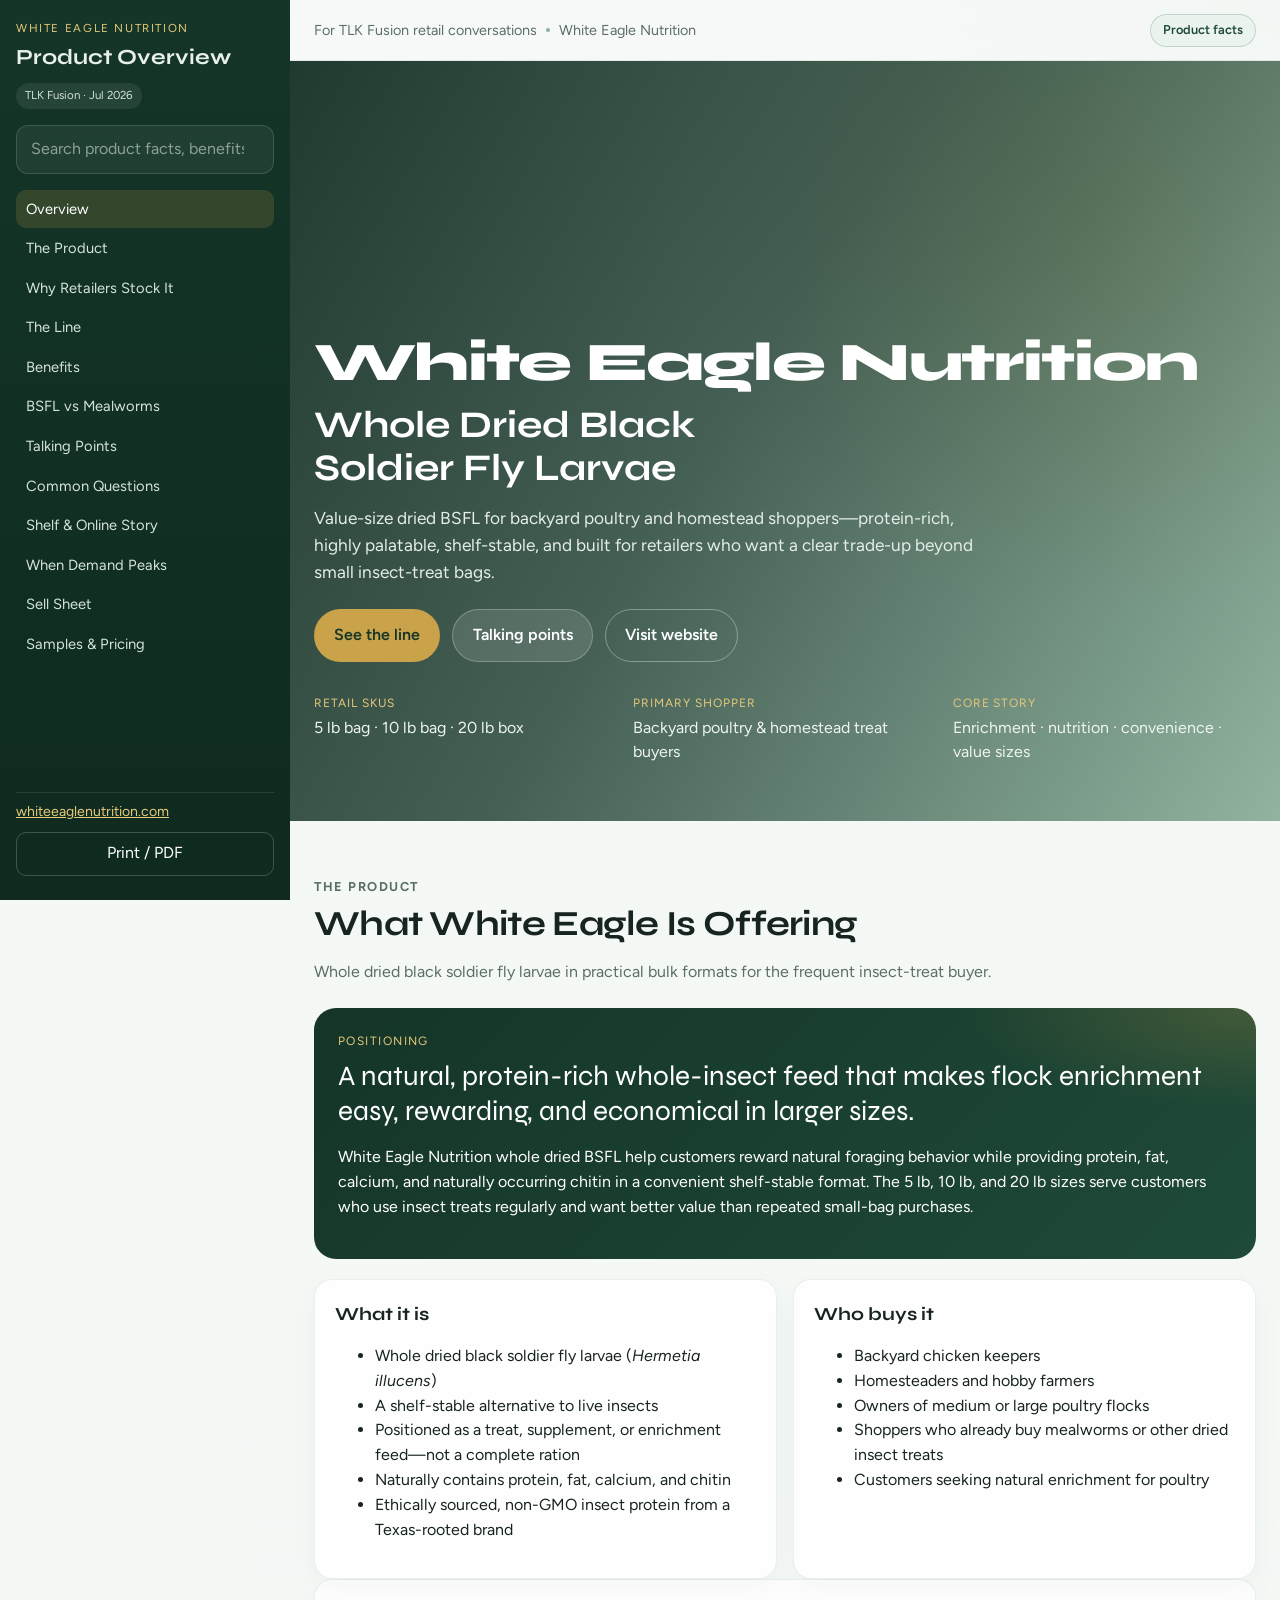
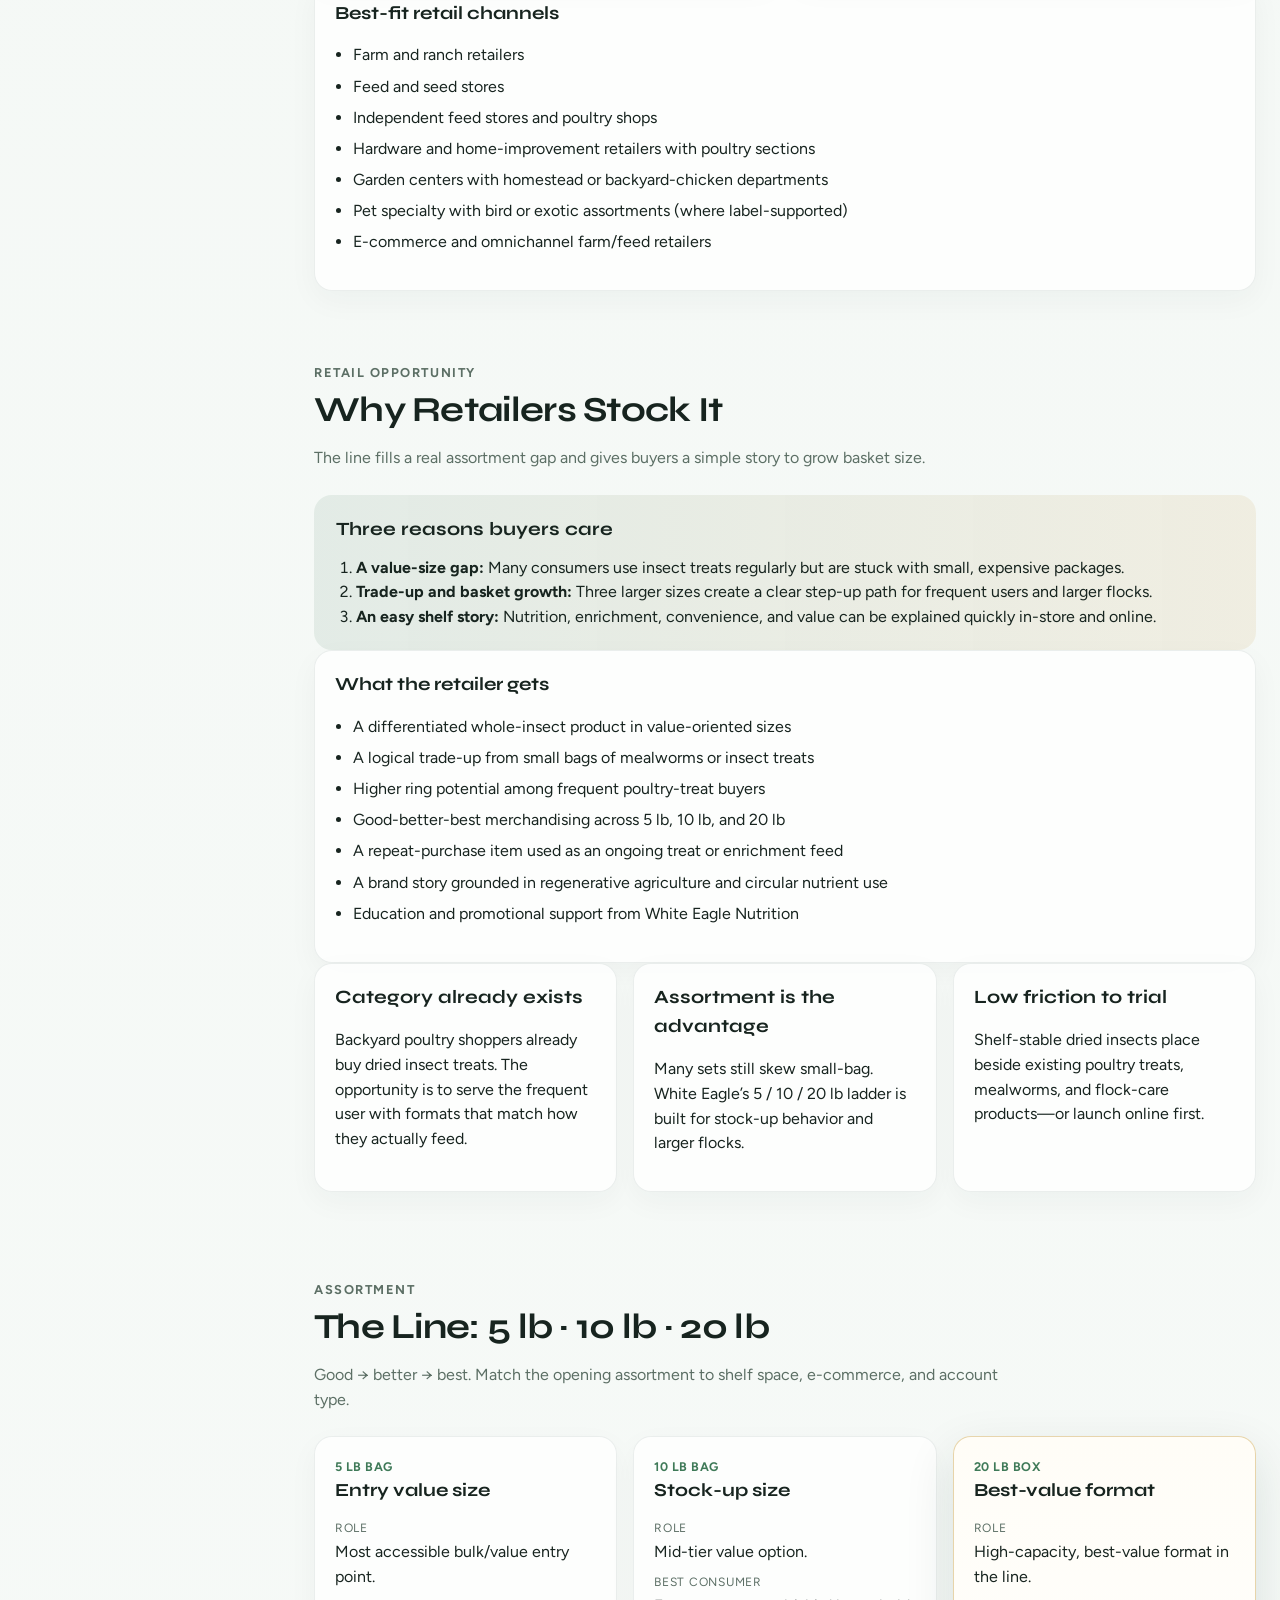
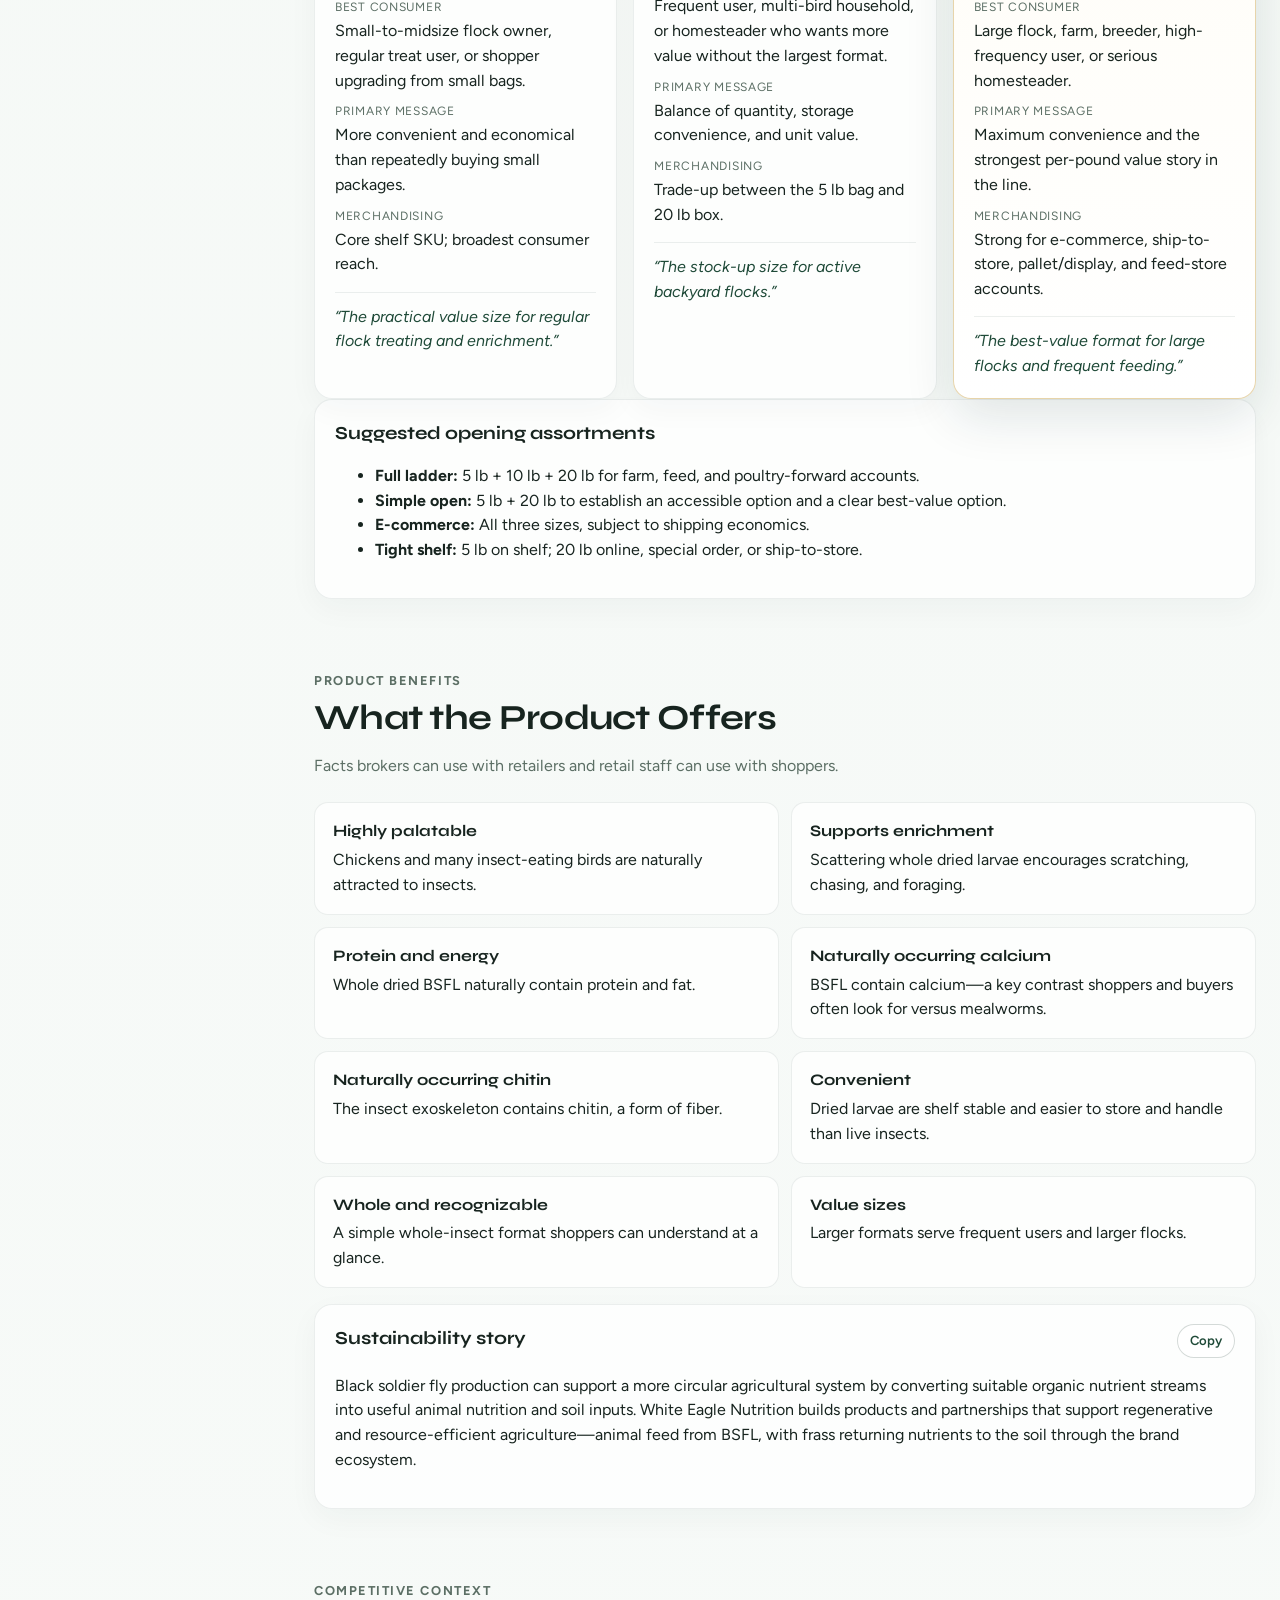
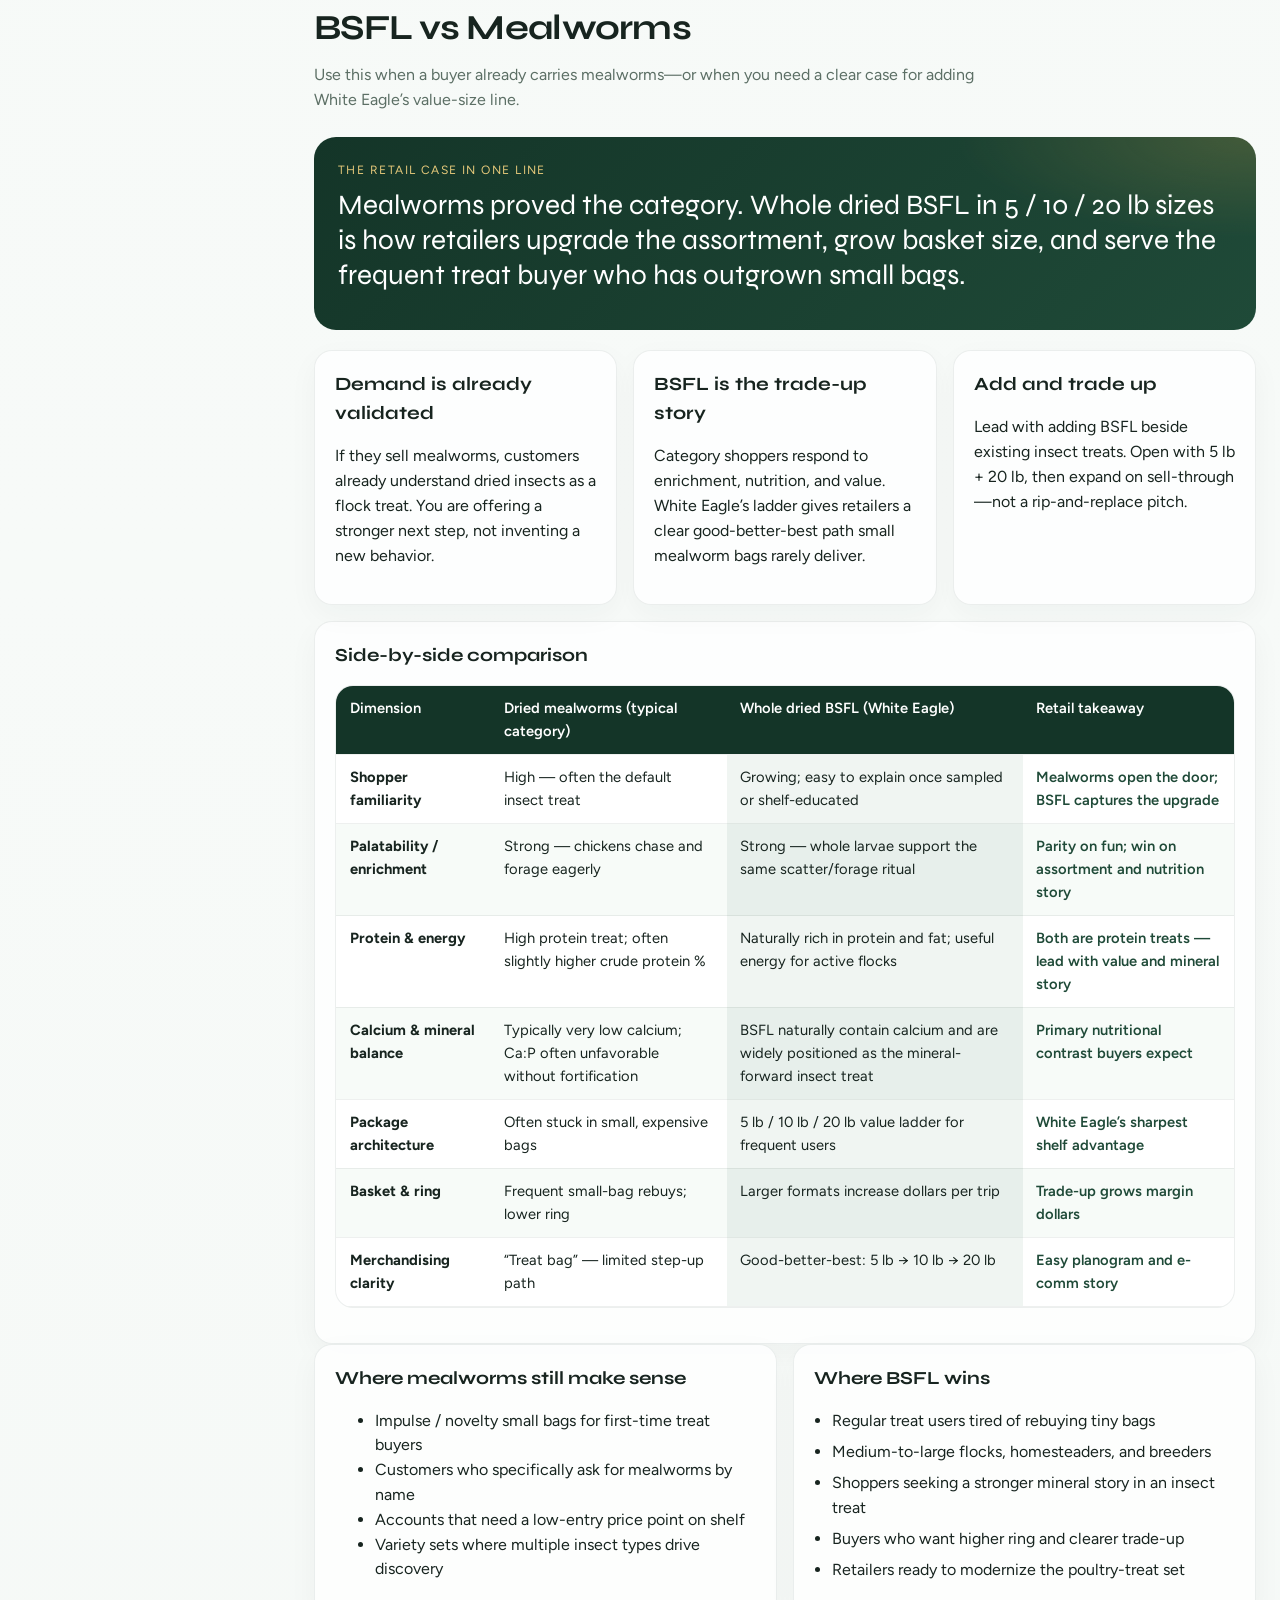
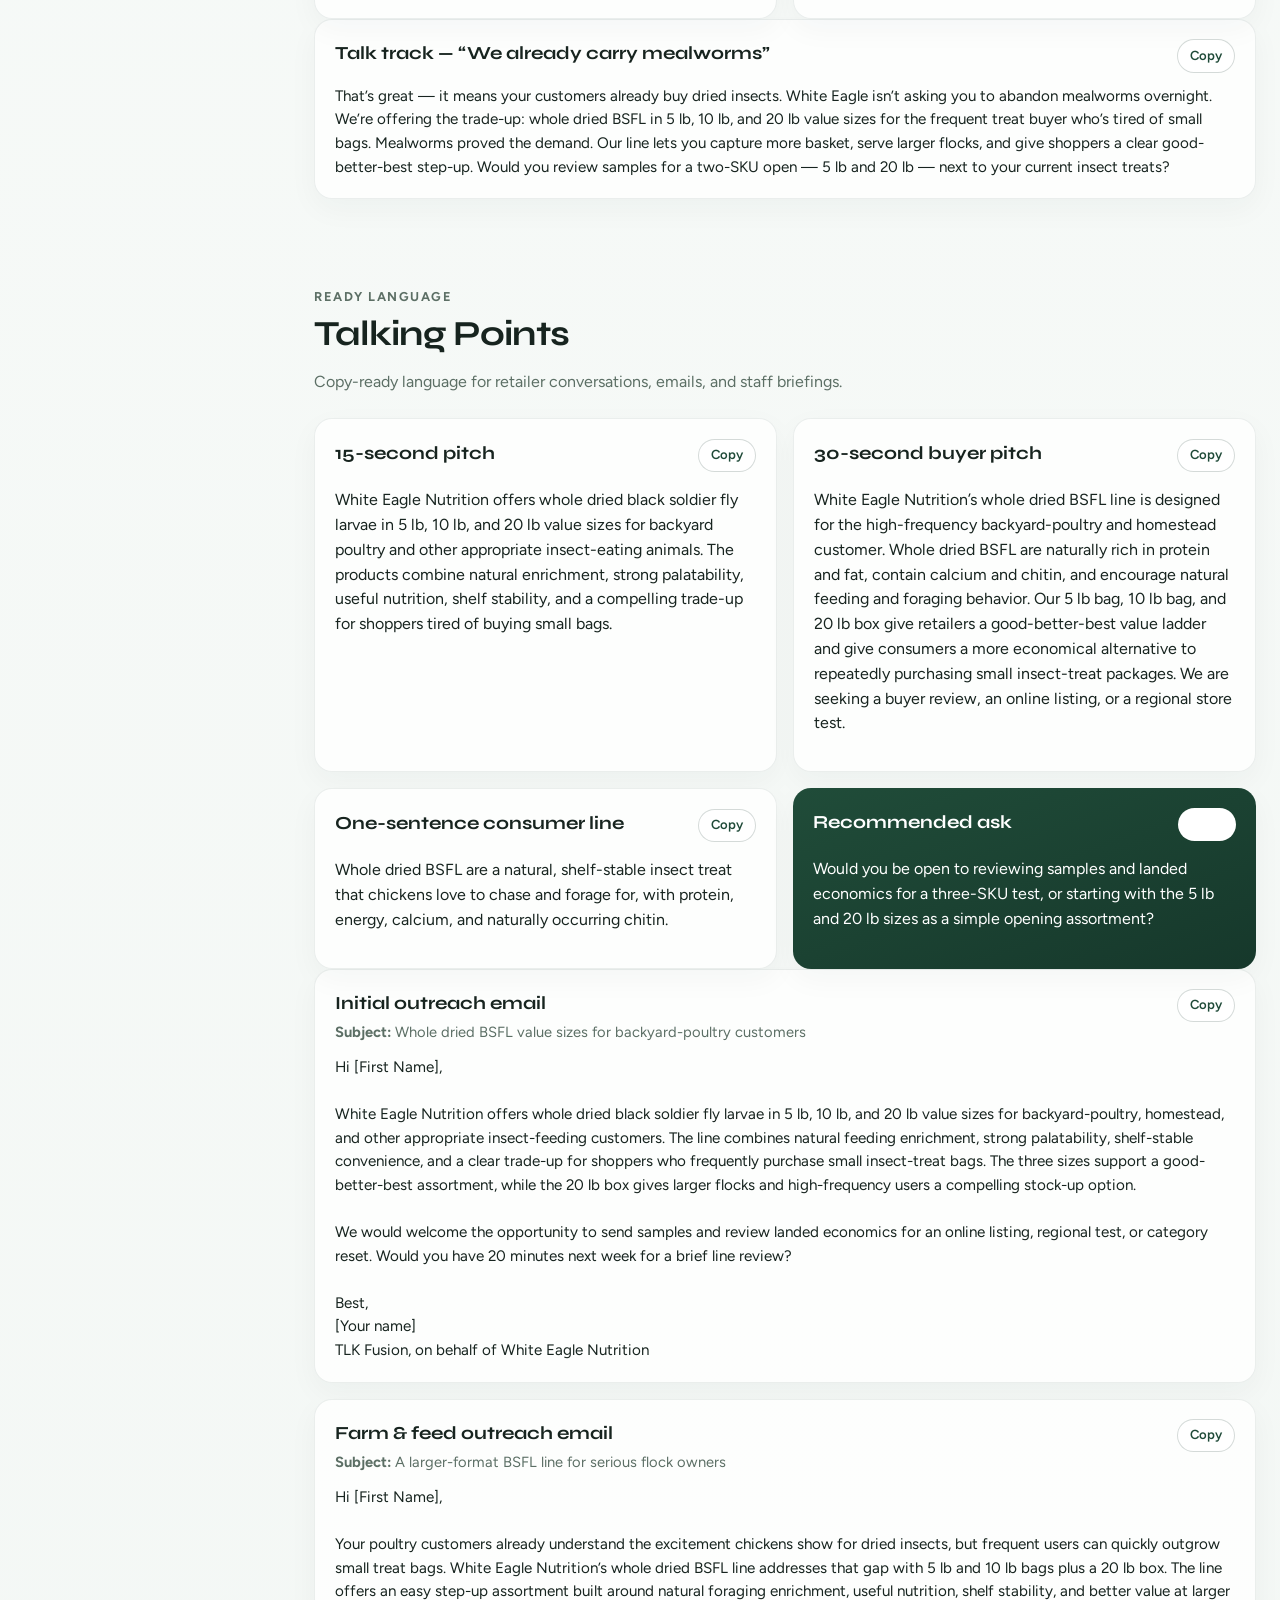
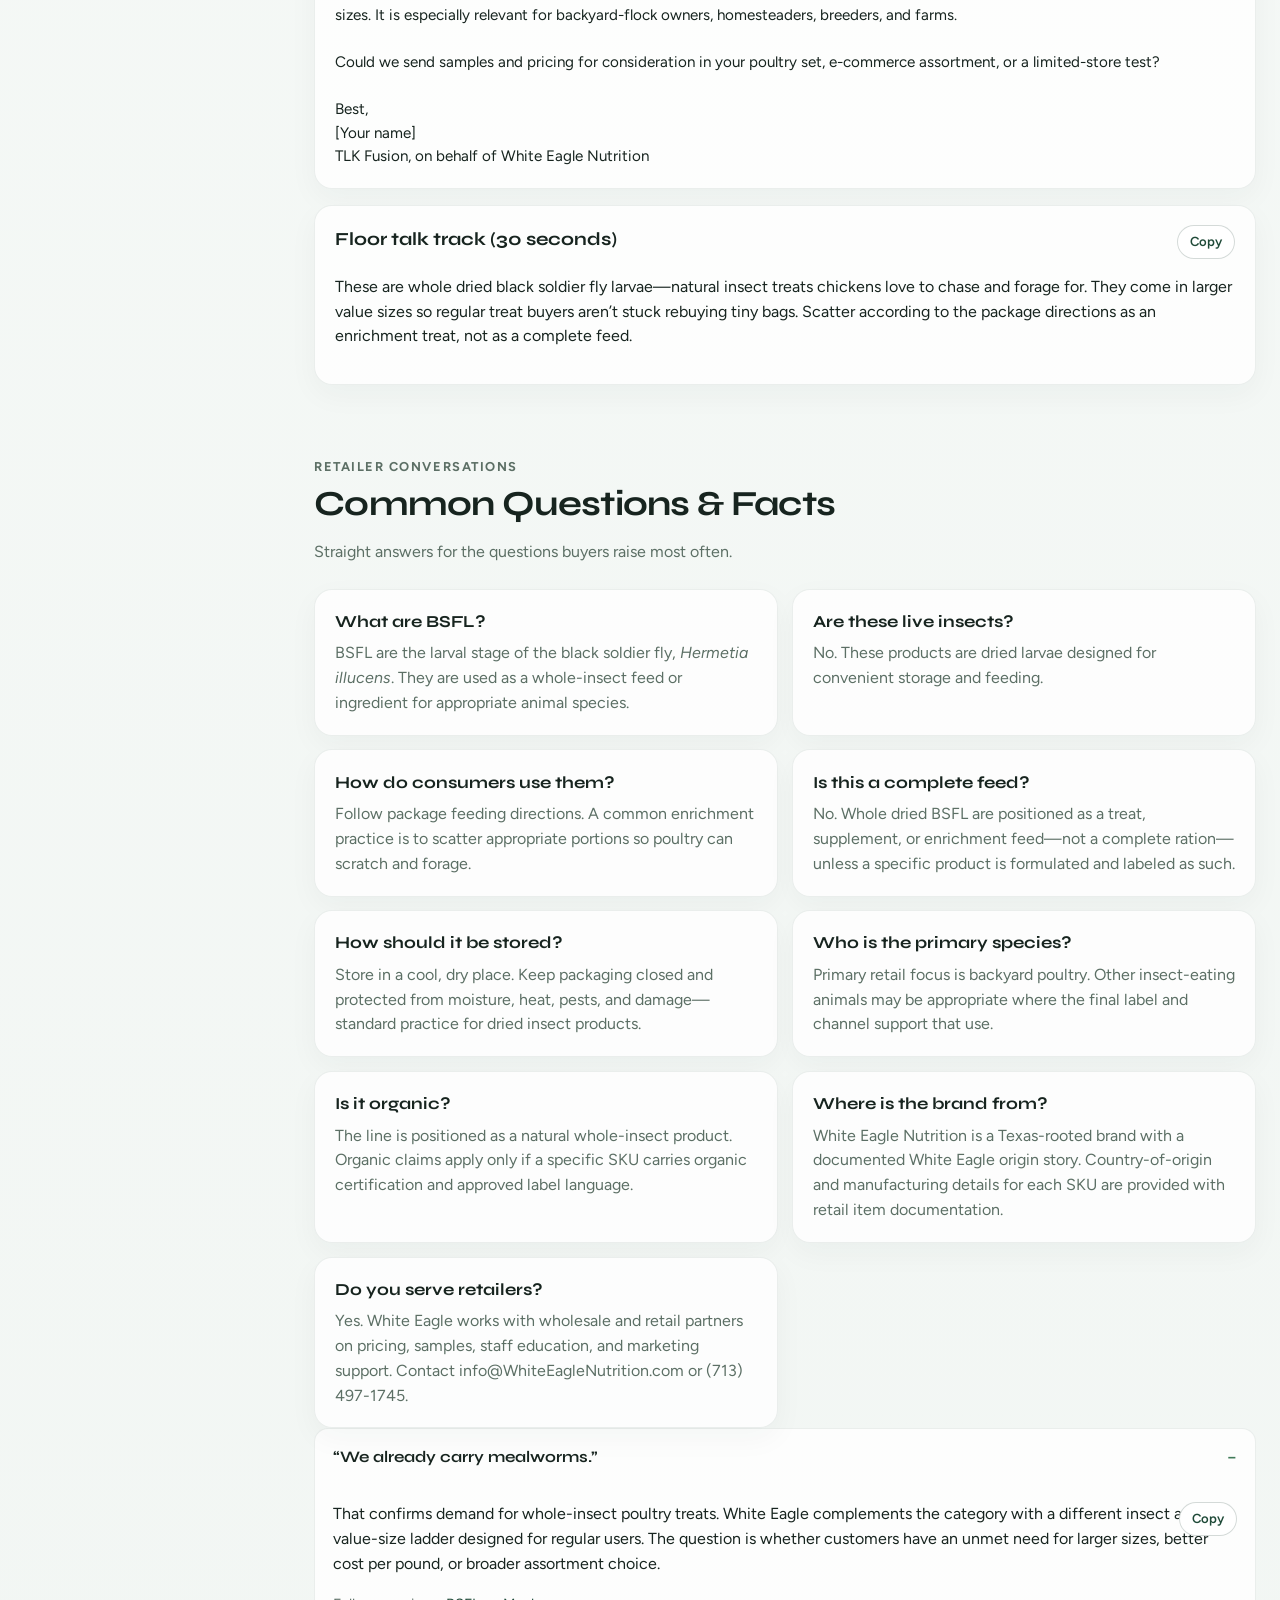
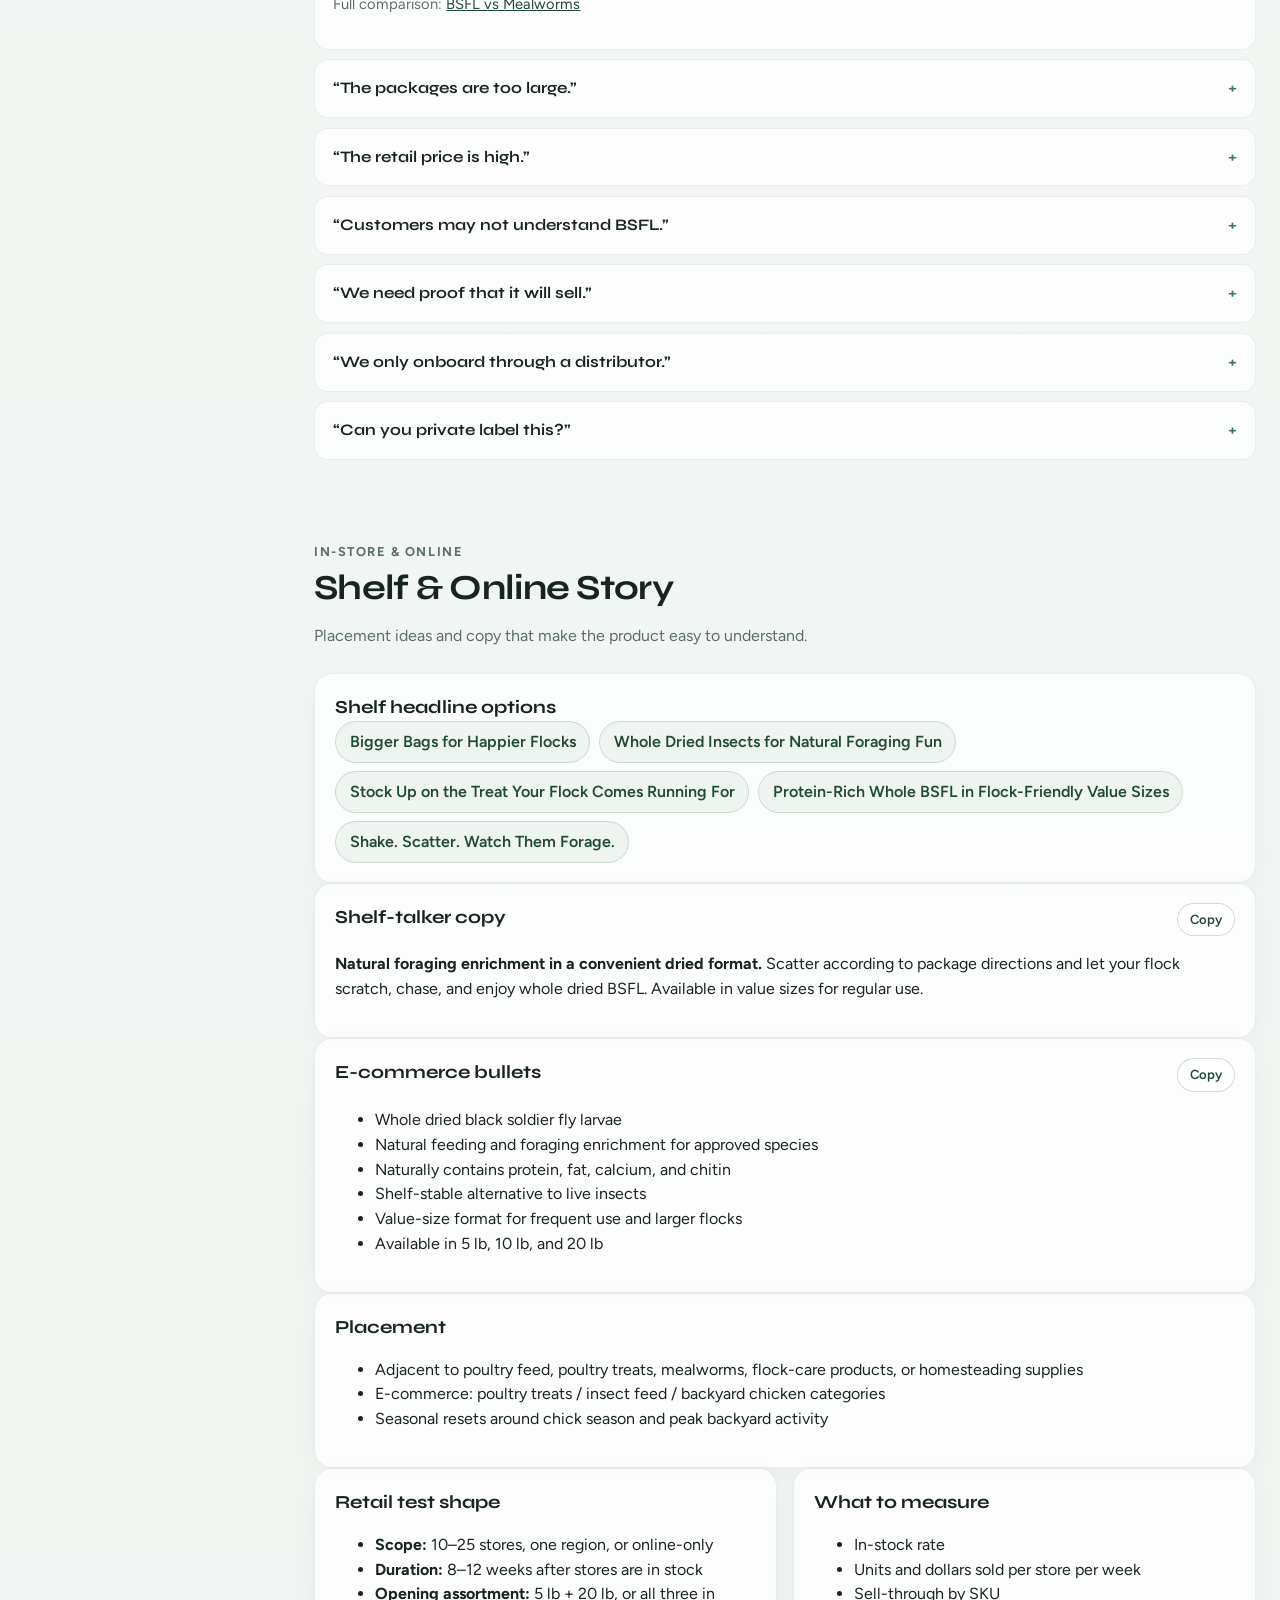
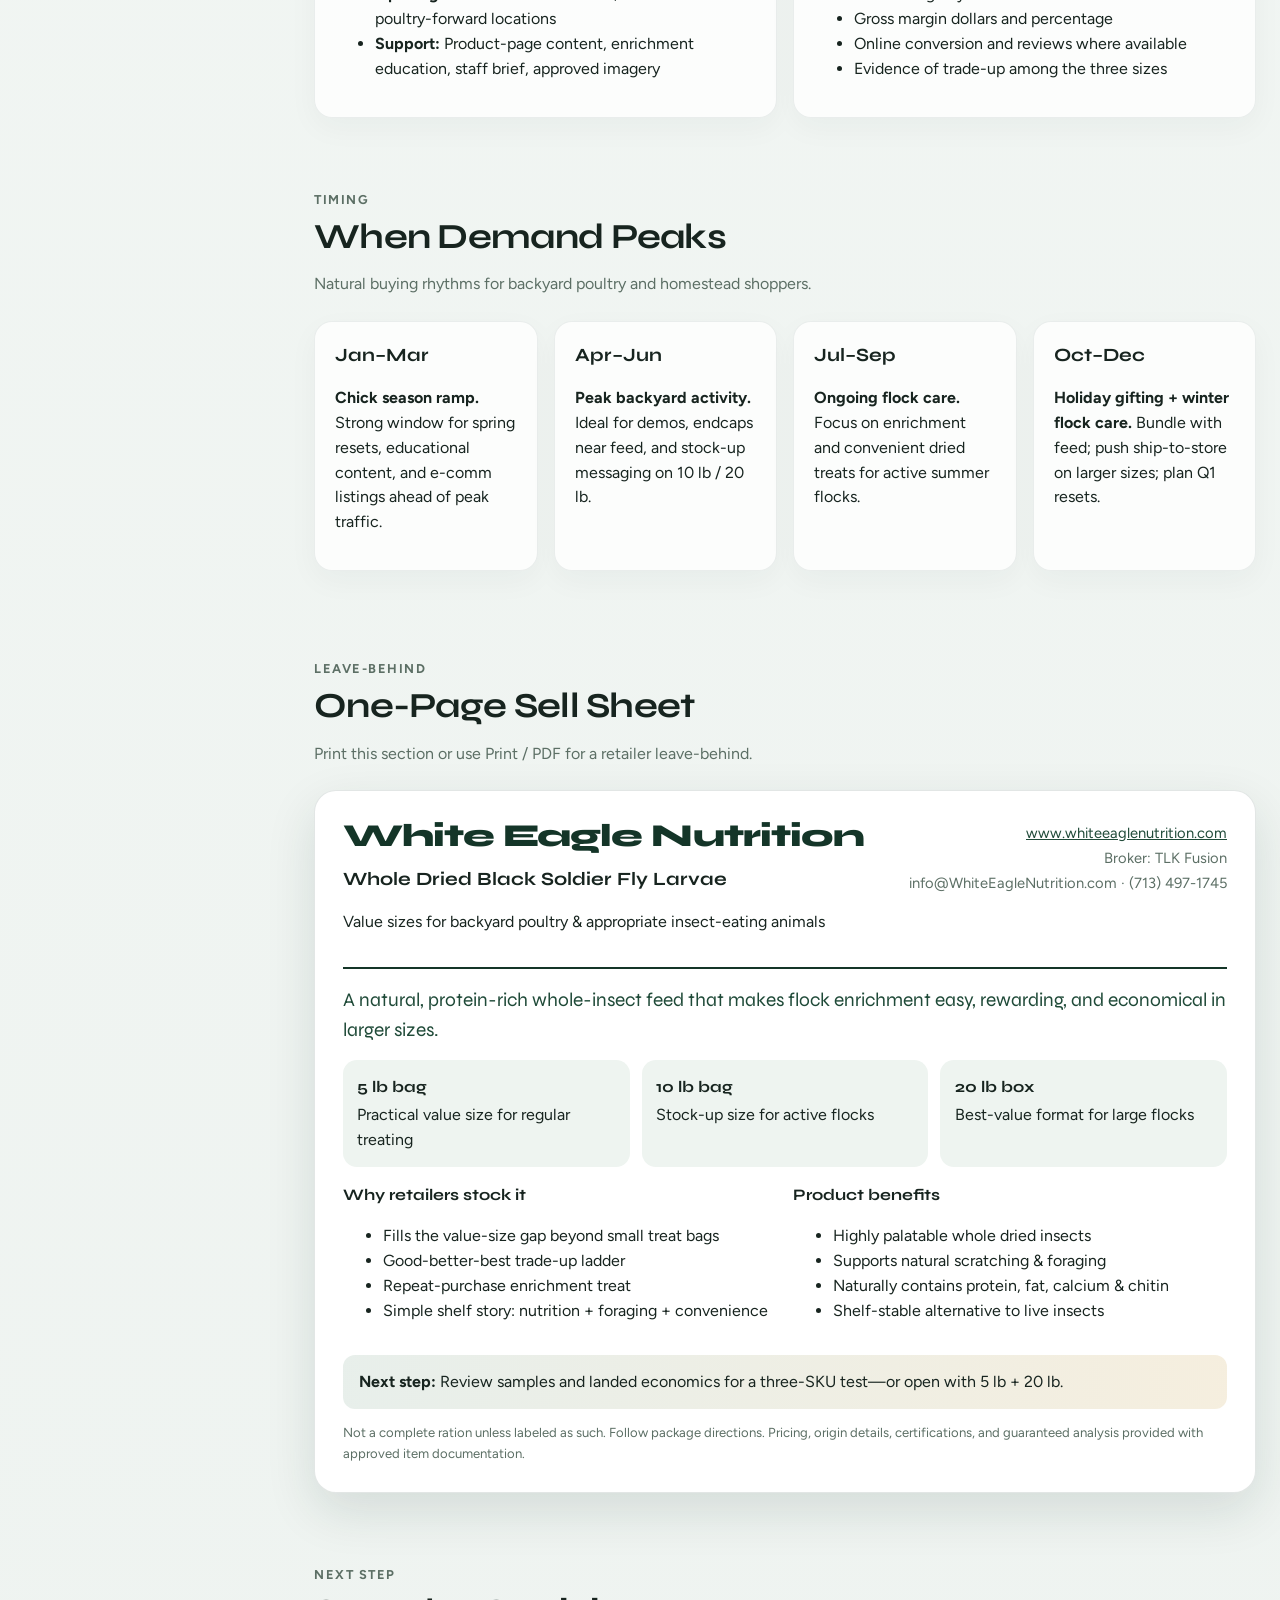
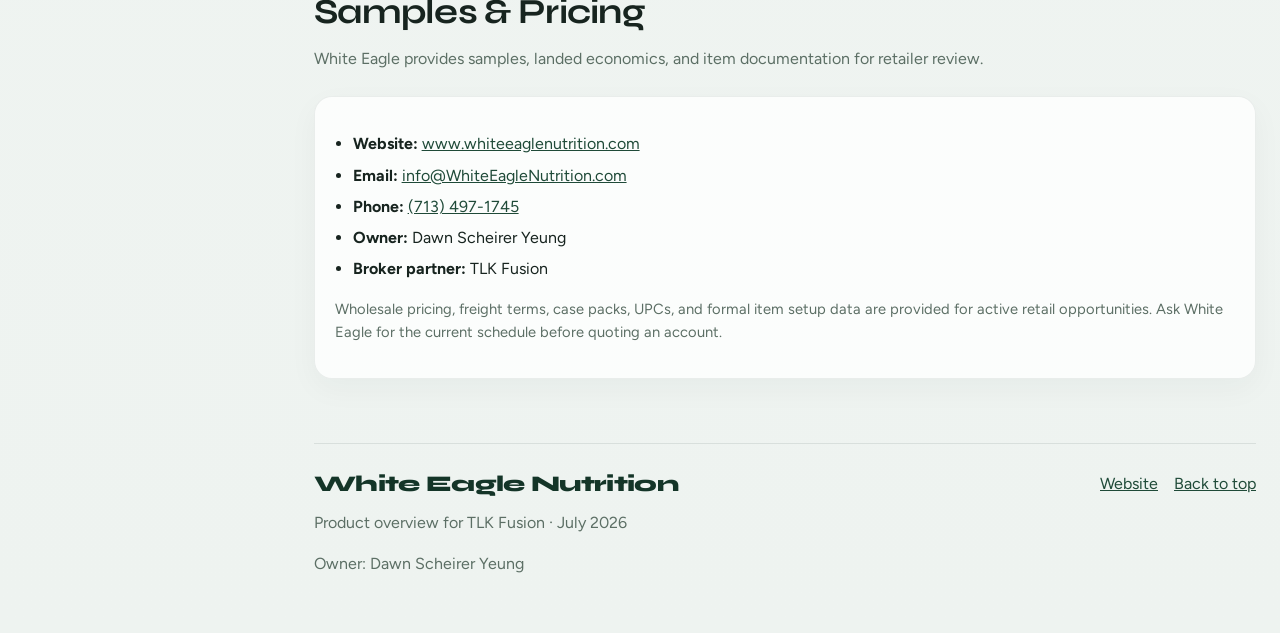
<file: index.html>
<!DOCTYPE html>
<html lang="en">
<head>
  <meta charset="UTF-8" />
  <meta name="viewport" content="width=device-width, initial-scale=1" />
  <title>White Eagle Nutrition × TLK Fusion — Product Overview</title>
  <meta name="description" content="Product facts, benefits, and retailer talking points for White Eagle Nutrition whole dried black soldier fly larvae (5 lb, 10 lb, 20 lb)." />
  <link rel="preconnect" href="https://fonts.googleapis.com" />
  <link rel="preconnect" href="https://fonts.gstatic.com" crossorigin />
  <link href="https://fonts.googleapis.com/css2?family=Figtree:ital,wght@0,400;0,500;0,600;0,700;1,400&family=Syne:wght@600;700;800&display=swap" rel="stylesheet" />
  <link rel="stylesheet" href="styles.css" />
  <!-- Anonymous pageview analytics. No form contents or session replay. -->
  <script defer src="posthog.js"></script>
</head>
<body>
  <a class="skip-link" href="#main">Skip to content</a>

  <div class="app-shell">
    <aside class="sidebar" id="sidebar" aria-label="Guide navigation">
      <div class="sidebar-brand">
        <p class="eyebrow">White Eagle Nutrition</p>
        <strong>Product Overview</strong>
        <span class="version-pill">TLK Fusion · Jul 2026</span>
      </div>

      <label class="search-wrap" for="nav-search">
        <span class="sr-only">Search</span>
        <input id="nav-search" type="search" placeholder="Search product facts, benefits…" autocomplete="off" />
      </label>

      <nav class="nav-list" id="nav-list">
        <a href="#overview" data-keywords="home start overview product">Overview</a>
        <a href="#product" data-keywords="what is bsfl black soldier fly larvae dried">The Product</a>
        <a href="#retailer-value" data-keywords="why retailers stock value proposition basket">Why Retailers Stock It</a>
        <a href="#line" data-keywords="5 lb 10 lb 20 lb sku assortment sizes">The Line</a>
        <a href="#benefits" data-keywords="benefits nutrition calcium protein chitin enrichment">Benefits</a>
        <a href="#bsfl-vs-mealworms" data-keywords="mealworms compare switch trade-up calcium">BSFL vs Mealworms</a>
        <a href="#talking-points" data-keywords="pitch talk track 15 second 30 second">Talking Points</a>
        <a href="#questions" data-keywords="faq questions objections retailer">Common Questions</a>
        <a href="#merch" data-keywords="merchandising shelf talker ecommerce content">Shelf &amp; Online Story</a>
        <a href="#seasonality" data-keywords="season calendar spring chicks timing">When Demand Peaks</a>
        <a href="#sell-sheet" data-keywords="sell sheet leave behind print">Sell Sheet</a>
        <a href="#contact" data-keywords="contact samples pricing dawn">Samples &amp; Pricing</a>
      </nav>

      <div class="sidebar-footer">
        <a href="https://www.whiteeaglenutrition.com" target="_blank" rel="noopener">whiteeaglenutrition.com</a>
        <button type="button" class="ghost-btn" id="print-btn">Print / PDF</button>
      </div>
    </aside>

    <div class="main-column">
      <header class="topbar">
        <button type="button" class="menu-btn" id="menu-btn" aria-label="Open navigation" aria-controls="sidebar" aria-expanded="false">
          <span></span><span></span><span></span>
        </button>
        <div class="topbar-meta">
          <span>For TLK Fusion retail conversations</span>
          <span class="dot" aria-hidden="true"></span>
          <span>White Eagle Nutrition</span>
        </div>
        <div class="status-chip" title="Product facts for retailer discussions">
          Product facts
        </div>
      </header>

      <main id="main">
        <section class="hero" id="overview">
          <div class="hero-atmosphere" aria-hidden="true"></div>
          <div class="hero-inner">
            <p class="brand-mark">White Eagle Nutrition</p>
            <h1>Whole Dried Black Soldier Fly Larvae</h1>
            <p class="hero-lede">
              Value-size dried BSFL for backyard poultry and homestead shoppers—protein-rich, highly palatable, shelf-stable, and built for retailers who want a clear trade-up beyond small insect-treat bags.
            </p>
            <div class="hero-actions">
              <a class="btn primary" href="#line">See the line</a>
              <a class="btn secondary" href="#talking-points">Talking points</a>
              <a class="btn ghost" href="https://www.whiteeaglenutrition.com" target="_blank" rel="noopener">Visit website</a>
            </div>
            <dl class="hero-meta">
              <div>
                <dt>Retail SKUs</dt>
                <dd>5 lb bag · 10 lb bag · 20 lb box</dd>
              </div>
              <div>
                <dt>Primary shopper</dt>
                <dd>Backyard poultry &amp; homestead treat buyers</dd>
              </div>
              <div>
                <dt>Core story</dt>
                <dd>Enrichment · nutrition · convenience · value sizes</dd>
              </div>
            </dl>
          </div>
        </section>

        <section class="section" id="product">
          <div class="section-head">
            <p class="section-kicker">The product</p>
            <h2>What White Eagle Is Offering</h2>
            <p>Whole dried black soldier fly larvae in practical bulk formats for the frequent insect-treat buyer.</p>
          </div>

          <div class="positioning-banner">
            <p class="label">Positioning</p>
            <p class="statement">A natural, protein-rich whole-insect feed that makes flock enrichment easy, rewarding, and economical in larger sizes.</p>
            <p>White Eagle Nutrition whole dried BSFL help customers reward natural foraging behavior while providing protein, fat, calcium, and naturally occurring chitin in a convenient shelf-stable format. The 5 lb, 10 lb, and 20 lb sizes serve customers who use insect treats regularly and want better value than repeated small-bag purchases.</p>
          </div>

          <div class="two-col">
            <div class="content-block">
              <h3>What it is</h3>
              <ul>
                <li>Whole dried black soldier fly larvae (<em>Hermetia illucens</em>)</li>
                <li>A shelf-stable alternative to live insects</li>
                <li>Positioned as a treat, supplement, or enrichment feed—not a complete ration</li>
                <li>Naturally contains protein, fat, calcium, and chitin</li>
                <li>Ethically sourced, non-GMO insect protein from a Texas-rooted brand</li>
              </ul>
            </div>
            <div class="content-block">
              <h3>Who buys it</h3>
              <ul>
                <li>Backyard chicken keepers</li>
                <li>Homesteaders and hobby farmers</li>
                <li>Owners of medium or large poultry flocks</li>
                <li>Shoppers who already buy mealworms or other dried insect treats</li>
                <li>Customers seeking natural enrichment for poultry</li>
              </ul>
            </div>
          </div>

          <div class="content-block">
            <h3>Best-fit retail channels</h3>
            <ul class="check-list">
              <li>Farm and ranch retailers</li>
              <li>Feed and seed stores</li>
              <li>Independent feed stores and poultry shops</li>
              <li>Hardware and home-improvement retailers with poultry sections</li>
              <li>Garden centers with homestead or backyard-chicken departments</li>
              <li>Pet specialty with bird or exotic assortments (where label-supported)</li>
              <li>E-commerce and omnichannel farm/feed retailers</li>
            </ul>
          </div>
        </section>

        <section class="section" id="retailer-value">
          <div class="section-head">
            <p class="section-kicker">Retail opportunity</p>
            <h2>Why Retailers Stock It</h2>
            <p>The line fills a real assortment gap and gives buyers a simple story to grow basket size.</p>
          </div>

          <div class="reason-row">
            <h3>Three reasons buyers care</h3>
            <ol>
              <li><strong>A value-size gap:</strong> Many consumers use insect treats regularly but are stuck with small, expensive packages.</li>
              <li><strong>Trade-up and basket growth:</strong> Three larger sizes create a clear step-up path for frequent users and larger flocks.</li>
              <li><strong>An easy shelf story:</strong> Nutrition, enrichment, convenience, and value can be explained quickly in-store and online.</li>
            </ol>
          </div>

          <div class="content-block">
            <h3>What the retailer gets</h3>
            <ul class="check-list">
              <li>A differentiated whole-insect product in value-oriented sizes</li>
              <li>A logical trade-up from small bags of mealworms or insect treats</li>
              <li>Higher ring potential among frequent poultry-treat buyers</li>
              <li>Good-better-best merchandising across 5 lb, 10 lb, and 20 lb</li>
              <li>A repeat-purchase item used as an ongoing treat or enrichment feed</li>
              <li>A brand story grounded in regenerative agriculture and circular nutrient use</li>
              <li>Education and promotional support from White Eagle Nutrition</li>
            </ul>
          </div>

          <div class="insight-grid">
            <article class="insight">
              <h3>Category already exists</h3>
              <p>Backyard poultry shoppers already buy dried insect treats. The opportunity is to serve the frequent user with formats that match how they actually feed.</p>
            </article>
            <article class="insight">
              <h3>Assortment is the advantage</h3>
              <p>Many sets still skew small-bag. White Eagle’s 5 / 10 / 20 lb ladder is built for stock-up behavior and larger flocks.</p>
            </article>
            <article class="insight">
              <h3>Low friction to trial</h3>
              <p>Shelf-stable dried insects place beside existing poultry treats, mealworms, and flock-care products—or launch online first.</p>
            </article>
          </div>
        </section>

        <section class="section" id="line">
          <div class="section-head">
            <p class="section-kicker">Assortment</p>
            <h2>The Line: 5 lb · 10 lb · 20 lb</h2>
            <p>Good → better → best. Match the opening assortment to shelf space, e-commerce, and account type.</p>
          </div>

          <div class="sku-grid">
            <article class="sku-card">
              <p class="sku-size">5 lb Bag</p>
              <h3>Entry value size</h3>
              <dl>
                <dt>Role</dt><dd>Most accessible bulk/value entry point.</dd>
                <dt>Best consumer</dt><dd>Small-to-midsize flock owner, regular treat user, or shopper upgrading from small bags.</dd>
                <dt>Primary message</dt><dd>More convenient and economical than repeatedly buying small packages.</dd>
                <dt>Merchandising</dt><dd>Core shelf SKU; broadest consumer reach.</dd>
              </dl>
              <p class="retailer-line">“The practical value size for regular flock treating and enrichment.”</p>
            </article>
            <article class="sku-card">
              <p class="sku-size">10 lb Bag</p>
              <h3>Stock-up size</h3>
              <dl>
                <dt>Role</dt><dd>Mid-tier value option.</dd>
                <dt>Best consumer</dt><dd>Frequent user, multi-bird household, or homesteader who wants more value without the largest format.</dd>
                <dt>Primary message</dt><dd>Balance of quantity, storage convenience, and unit value.</dd>
                <dt>Merchandising</dt><dd>Trade-up between the 5 lb bag and 20 lb box.</dd>
              </dl>
              <p class="retailer-line">“The stock-up size for active backyard flocks.”</p>
            </article>
            <article class="sku-card featured">
              <p class="sku-size">20 lb Box</p>
              <h3>Best-value format</h3>
              <dl>
                <dt>Role</dt><dd>High-capacity, best-value format in the line.</dd>
                <dt>Best consumer</dt><dd>Large flock, farm, breeder, high-frequency user, or serious homesteader.</dd>
                <dt>Primary message</dt><dd>Maximum convenience and the strongest per-pound value story in the line.</dd>
                <dt>Merchandising</dt><dd>Strong for e-commerce, ship-to-store, pallet/display, and feed-store accounts.</dd>
              </dl>
              <p class="retailer-line">“The best-value format for large flocks and frequent feeding.”</p>
            </article>
          </div>

          <div class="content-block">
            <h3>Suggested opening assortments</h3>
            <ul>
              <li><strong>Full ladder:</strong> 5 lb + 10 lb + 20 lb for farm, feed, and poultry-forward accounts.</li>
              <li><strong>Simple open:</strong> 5 lb + 20 lb to establish an accessible option and a clear best-value option.</li>
              <li><strong>E-commerce:</strong> All three sizes, subject to shipping economics.</li>
              <li><strong>Tight shelf:</strong> 5 lb on shelf; 20 lb online, special order, or ship-to-store.</li>
            </ul>
          </div>
        </section>

        <section class="section" id="benefits">
          <div class="section-head">
            <p class="section-kicker">Product benefits</p>
            <h2>What the Product Offers</h2>
            <p>Facts brokers can use with retailers and retail staff can use with shoppers.</p>
          </div>

          <div class="benefit-grid">
            <div class="benefit-item"><strong>Highly palatable</strong><span>Chickens and many insect-eating birds are naturally attracted to insects.</span></div>
            <div class="benefit-item"><strong>Supports enrichment</strong><span>Scattering whole dried larvae encourages scratching, chasing, and foraging.</span></div>
            <div class="benefit-item"><strong>Protein and energy</strong><span>Whole dried BSFL naturally contain protein and fat.</span></div>
            <div class="benefit-item"><strong>Naturally occurring calcium</strong><span>BSFL contain calcium—a key contrast shoppers and buyers often look for versus mealworms.</span></div>
            <div class="benefit-item"><strong>Naturally occurring chitin</strong><span>The insect exoskeleton contains chitin, a form of fiber.</span></div>
            <div class="benefit-item"><strong>Convenient</strong><span>Dried larvae are shelf stable and easier to store and handle than live insects.</span></div>
            <div class="benefit-item"><strong>Whole and recognizable</strong><span>A simple whole-insect format shoppers can understand at a glance.</span></div>
            <div class="benefit-item"><strong>Value sizes</strong><span>Larger formats serve frequent users and larger flocks.</span></div>
          </div>

          <div class="content-block" data-copy-block>
            <header class="inline-head">
              <h3>Sustainability story</h3>
              <button type="button" class="copy-btn" data-copy>Copy</button>
            </header>
            <p class="copy-text">Black soldier fly production can support a more circular agricultural system by converting suitable organic nutrient streams into useful animal nutrition and soil inputs. White Eagle Nutrition builds products and partnerships that support regenerative and resource-efficient agriculture—animal feed from BSFL, with frass returning nutrients to the soil through the brand ecosystem.</p>
          </div>
        </section>

        <section class="section" id="bsfl-vs-mealworms">
          <div class="section-head">
            <p class="section-kicker">Competitive context</p>
            <h2>BSFL vs Mealworms</h2>
            <p>Use this when a buyer already carries mealworms—or when you need a clear case for adding White Eagle’s value-size line.</p>
          </div>

          <div class="positioning-banner">
            <p class="label">The retail case in one line</p>
            <p class="statement">Mealworms proved the category. Whole dried BSFL in 5 / 10 / 20 lb sizes is how retailers upgrade the assortment, grow basket size, and serve the frequent treat buyer who has outgrown small bags.</p>
          </div>

          <div class="insight-grid">
            <article class="insight">
              <h3>Demand is already validated</h3>
              <p>If they sell mealworms, customers already understand dried insects as a flock treat. You are offering a stronger next step, not inventing a new behavior.</p>
            </article>
            <article class="insight">
              <h3>BSFL is the trade-up story</h3>
              <p>Category shoppers respond to enrichment, nutrition, and value. White Eagle’s ladder gives retailers a clear good-better-best path small mealworm bags rarely deliver.</p>
            </article>
            <article class="insight">
              <h3>Add and trade up</h3>
              <p>Lead with adding BSFL beside existing insect treats. Open with 5 lb + 20 lb, then expand on sell-through—not a rip-and-replace pitch.</p>
            </article>
          </div>

          <div class="content-block">
            <h3>Side-by-side comparison</h3>
            <div class="table-wrap">
              <table class="data-table compare-table">
                <thead>
                  <tr>
                    <th>Dimension</th>
                    <th>Dried mealworms (typical category)</th>
                    <th>Whole dried BSFL (White Eagle)</th>
                    <th>Retail takeaway</th>
                  </tr>
                </thead>
                <tbody>
                  <tr>
                    <td><strong>Shopper familiarity</strong></td>
                    <td>High — often the default insect treat</td>
                    <td>Growing; easy to explain once sampled or shelf-educated</td>
                    <td>Mealworms open the door; BSFL captures the upgrade</td>
                  </tr>
                  <tr>
                    <td><strong>Palatability / enrichment</strong></td>
                    <td>Strong — chickens chase and forage eagerly</td>
                    <td>Strong — whole larvae support the same scatter/forage ritual</td>
                    <td>Parity on fun; win on assortment and nutrition story</td>
                  </tr>
                  <tr>
                    <td><strong>Protein &amp; energy</strong></td>
                    <td>High protein treat; often slightly higher crude protein %</td>
                    <td>Naturally rich in protein and fat; useful energy for active flocks</td>
                    <td>Both are protein treats — lead with value and mineral story</td>
                  </tr>
                  <tr>
                    <td><strong>Calcium &amp; mineral balance</strong></td>
                    <td>Typically very low calcium; Ca:P often unfavorable without fortification</td>
                    <td>BSFL naturally contain calcium and are widely positioned as the mineral-forward insect treat</td>
                    <td>Primary nutritional contrast buyers expect</td>
                  </tr>
                  <tr>
                    <td><strong>Package architecture</strong></td>
                    <td>Often stuck in small, expensive bags</td>
                    <td>5 lb / 10 lb / 20 lb value ladder for frequent users</td>
                    <td>White Eagle’s sharpest shelf advantage</td>
                  </tr>
                  <tr>
                    <td><strong>Basket &amp; ring</strong></td>
                    <td>Frequent small-bag rebuys; lower ring</td>
                    <td>Larger formats increase dollars per trip</td>
                    <td>Trade-up grows margin dollars</td>
                  </tr>
                  <tr>
                    <td><strong>Merchandising clarity</strong></td>
                    <td>“Treat bag” — limited step-up path</td>
                    <td>Good-better-best: 5 lb → 10 lb → 20 lb</td>
                    <td>Easy planogram and e-comm story</td>
                  </tr>
                </tbody>
              </table>
            </div>
          </div>

          <div class="two-col">
            <div class="content-block">
              <h3>Where mealworms still make sense</h3>
              <ul>
                <li>Impulse / novelty small bags for first-time treat buyers</li>
                <li>Customers who specifically ask for mealworms by name</li>
                <li>Accounts that need a low-entry price point on shelf</li>
                <li>Variety sets where multiple insect types drive discovery</li>
              </ul>
            </div>
            <div class="content-block">
              <h3>Where BSFL wins</h3>
              <ul class="check-list">
                <li>Regular treat users tired of rebuying tiny bags</li>
                <li>Medium-to-large flocks, homesteaders, and breeders</li>
                <li>Shoppers seeking a stronger mineral story in an insect treat</li>
                <li>Buyers who want higher ring and clearer trade-up</li>
                <li>Retailers ready to modernize the poultry-treat set</li>
              </ul>
            </div>
          </div>

          <article class="template-card" data-copy-block>
            <header>
              <h3>Talk track — “We already carry mealworms”</h3>
              <button type="button" class="copy-btn" data-copy>Copy</button>
            </header>
            <pre class="copy-text">That’s great — it means your customers already buy dried insects. White Eagle isn’t asking you to abandon mealworms overnight. We’re offering the trade-up: whole dried BSFL in 5 lb, 10 lb, and 20 lb value sizes for the frequent treat buyer who’s tired of small bags. Mealworms proved the demand. Our line lets you capture more basket, serve larger flocks, and give shoppers a clear good-better-best step-up. Would you review samples for a two-SKU open — 5 lb and 20 lb — next to your current insect treats?</pre>
          </article>
        </section>

        <section class="section" id="talking-points">
          <div class="section-head">
            <p class="section-kicker">Ready language</p>
            <h2>Talking Points</h2>
            <p>Copy-ready language for retailer conversations, emails, and staff briefings.</p>
          </div>

          <div class="tool-grid">
            <article class="tool-card" data-copy-block>
              <header>
                <h3>15-second pitch</h3>
                <button type="button" class="copy-btn" data-copy>Copy</button>
              </header>
              <p class="copy-text">White Eagle Nutrition offers whole dried black soldier fly larvae in 5 lb, 10 lb, and 20 lb value sizes for backyard poultry and other appropriate insect-eating animals. The products combine natural enrichment, strong palatability, useful nutrition, shelf stability, and a compelling trade-up for shoppers tired of buying small bags.</p>
            </article>

            <article class="tool-card" data-copy-block>
              <header>
                <h3>30-second buyer pitch</h3>
                <button type="button" class="copy-btn" data-copy>Copy</button>
              </header>
              <p class="copy-text">White Eagle Nutrition’s whole dried BSFL line is designed for the high-frequency backyard-poultry and homestead customer. Whole dried BSFL are naturally rich in protein and fat, contain calcium and chitin, and encourage natural feeding and foraging behavior. Our 5 lb bag, 10 lb bag, and 20 lb box give retailers a good-better-best value ladder and give consumers a more economical alternative to repeatedly purchasing small insect-treat packages. We are seeking a buyer review, an online listing, or a regional store test.</p>
            </article>

            <article class="tool-card" data-copy-block>
              <header>
                <h3>One-sentence consumer line</h3>
                <button type="button" class="copy-btn" data-copy>Copy</button>
              </header>
              <p class="copy-text">Whole dried BSFL are a natural, shelf-stable insect treat that chickens love to chase and forage for, with protein, energy, calcium, and naturally occurring chitin.</p>
            </article>

            <article class="tool-card accent" data-copy-block>
              <header>
                <h3>Recommended ask</h3>
                <button type="button" class="copy-btn" data-copy>Copy</button>
              </header>
              <p class="copy-text">Would you be open to reviewing samples and landed economics for a three-SKU test, or starting with the 5 lb and 20 lb sizes as a simple opening assortment?</p>
            </article>
          </div>

          <article class="template-card" data-copy-block>
            <header>
              <div>
                <h3>Initial outreach email</h3>
                <p class="subject"><strong>Subject:</strong> Whole dried BSFL value sizes for backyard-poultry customers</p>
              </div>
              <button type="button" class="copy-btn" data-copy>Copy</button>
            </header>
            <pre class="copy-text">Hi [First Name],

White Eagle Nutrition offers whole dried black soldier fly larvae in 5 lb, 10 lb, and 20 lb value sizes for backyard-poultry, homestead, and other appropriate insect-feeding customers. The line combines natural feeding enrichment, strong palatability, shelf-stable convenience, and a clear trade-up for shoppers who frequently purchase small insect-treat bags. The three sizes support a good-better-best assortment, while the 20 lb box gives larger flocks and high-frequency users a compelling stock-up option.

We would welcome the opportunity to send samples and review landed economics for an online listing, regional test, or category reset. Would you have 20 minutes next week for a brief line review?

Best,
[Your name]
TLK Fusion, on behalf of White Eagle Nutrition</pre>
          </article>

          <article class="template-card" data-copy-block>
            <header>
              <div>
                <h3>Farm &amp; feed outreach email</h3>
                <p class="subject"><strong>Subject:</strong> A larger-format BSFL line for serious flock owners</p>
              </div>
              <button type="button" class="copy-btn" data-copy>Copy</button>
            </header>
            <pre class="copy-text">Hi [First Name],

Your poultry customers already understand the excitement chickens show for dried insects, but frequent users can quickly outgrow small treat bags. White Eagle Nutrition’s whole dried BSFL line addresses that gap with 5 lb and 10 lb bags plus a 20 lb box. The line offers an easy step-up assortment built around natural foraging enrichment, useful nutrition, shelf stability, and better value at larger sizes. It is especially relevant for backyard-flock owners, homesteaders, breeders, and farms.

Could we send samples and pricing for consideration in your poultry set, e-commerce assortment, or a limited-store test?

Best,
[Your name]
TLK Fusion, on behalf of White Eagle Nutrition</pre>
          </article>

          <div class="content-block" data-copy-block>
            <header class="inline-head">
              <h3>Floor talk track (30 seconds)</h3>
              <button type="button" class="copy-btn" data-copy>Copy</button>
            </header>
            <p class="copy-text">These are whole dried black soldier fly larvae—natural insect treats chickens love to chase and forage for. They come in larger value sizes so regular treat buyers aren’t stuck rebuying tiny bags. Scatter according to the package directions as an enrichment treat, not as a complete feed.</p>
          </div>
        </section>

        <section class="section" id="questions">
          <div class="section-head">
            <p class="section-kicker">Retailer conversations</p>
            <h2>Common Questions &amp; Facts</h2>
            <p>Straight answers for the questions buyers raise most often.</p>
          </div>

          <div class="faq-grid">
            <article>
              <h3>What are BSFL?</h3>
              <p>BSFL are the larval stage of the black soldier fly, <em>Hermetia illucens</em>. They are used as a whole-insect feed or ingredient for appropriate animal species.</p>
            </article>
            <article>
              <h3>Are these live insects?</h3>
              <p>No. These products are dried larvae designed for convenient storage and feeding.</p>
            </article>
            <article>
              <h3>How do consumers use them?</h3>
              <p>Follow package feeding directions. A common enrichment practice is to scatter appropriate portions so poultry can scratch and forage.</p>
            </article>
            <article>
              <h3>Is this a complete feed?</h3>
              <p>No. Whole dried BSFL are positioned as a treat, supplement, or enrichment feed—not a complete ration—unless a specific product is formulated and labeled as such.</p>
            </article>
            <article>
              <h3>How should it be stored?</h3>
              <p>Store in a cool, dry place. Keep packaging closed and protected from moisture, heat, pests, and damage—standard practice for dried insect products.</p>
            </article>
            <article>
              <h3>Who is the primary species?</h3>
              <p>Primary retail focus is backyard poultry. Other insect-eating animals may be appropriate where the final label and channel support that use.</p>
            </article>
            <article>
              <h3>Is it organic?</h3>
              <p>The line is positioned as a natural whole-insect product. Organic claims apply only if a specific SKU carries organic certification and approved label language.</p>
            </article>
            <article>
              <h3>Where is the brand from?</h3>
              <p>White Eagle Nutrition is a Texas-rooted brand with a documented White Eagle origin story. Country-of-origin and manufacturing details for each SKU are provided with retail item documentation.</p>
            </article>
            <article>
              <h3>Do you serve retailers?</h3>
              <p>Yes. White Eagle works with wholesale and retail partners on pricing, samples, staff education, and marketing support. Contact info@WhiteEagleNutrition.com or (713) 497-1745.</p>
            </article>
          </div>

          <div class="accordion" id="objection-accordion">
            <details open>
              <summary>“We already carry mealworms.”</summary>
              <div class="accordion-body" data-copy-block>
                <button type="button" class="copy-btn" data-copy>Copy</button>
                <p class="copy-text">That confirms demand for whole-insect poultry treats. White Eagle complements the category with a different insect and a value-size ladder designed for regular users. The question is whether customers have an unmet need for larger sizes, better cost per pound, or broader assortment choice.</p>
                <p class="note" style="margin-top:0.75rem;">Full comparison: <a href="#bsfl-vs-mealworms">BSFL vs Mealworms</a></p>
              </div>
            </details>
            <details>
              <summary>“The packages are too large.”</summary>
              <div class="accordion-body" data-copy-block>
                <button type="button" class="copy-btn" data-copy>Copy</button>
                <p class="copy-text">The 5 lb bag is the accessible opening size. The 10 lb and 20 lb formats can sit in e-commerce, ship-to-store, high-volume locations, or special order. Assortment can be tailored by channel instead of forcing every size into every store.</p>
              </div>
            </details>
            <details>
              <summary>“The retail price is high.”</summary>
              <div class="accordion-body" data-copy-block>
                <button type="button" class="copy-btn" data-copy>Copy</button>
                <p class="copy-text">Compare price per pound and frequency of use, not only the package ring. Frequent users often spend more through repeated small-bag purchases. The line rewards trade-up with better per-pound value as size increases.</p>
              </div>
            </details>
            <details>
              <summary>“Customers may not understand BSFL.”</summary>
              <div class="accordion-body" data-copy-block>
                <button type="button" class="copy-btn" data-copy>Copy</button>
                <p class="copy-text">The shelf story is simple: a whole dried insect chickens find highly palatable, used for natural foraging enrichment, with protein, fat, calcium, and chitin. White Eagle can support shelf education, digital content, feeding guidance, and staff talking points.</p>
              </div>
            </details>
            <details>
              <summary>“We need proof that it will sell.”</summary>
              <div class="accordion-body" data-copy-block>
                <button type="button" class="copy-btn" data-copy>Copy</button>
                <p class="copy-text">A controlled test—agreed stores or an online listing, defined placement, basic education, and pre-agreed success measures—is the cleanest path. Review sell-through, conversion, repeat purchase where available, reviews, and returns before expanding.</p>
              </div>
            </details>
            <details>
              <summary>“We only onboard through a distributor.”</summary>
              <div class="accordion-body" data-copy-block>
                <button type="button" class="copy-btn" data-copy>Copy</button>
                <p class="copy-text">That works. Share the approved distributor, submission process, target landed cost, and any authorization documents needed. White Eagle will evaluate program economics and operational fit.</p>
              </div>
            </details>
            <details>
              <summary>“Can you private label this?”</summary>
              <div class="accordion-body" data-copy-block>
                <button type="button" class="copy-btn" data-copy>Copy</button>
                <p class="copy-text">White Eagle can evaluate private-label opportunities based on volume, packaging, lead time, compliance, and commercial terms. Opportunities are reviewed case by case.</p>
              </div>
            </details>
          </div>
        </section>

        <section class="section" id="merch">
          <div class="section-head">
            <p class="section-kicker">In-store &amp; online</p>
            <h2>Shelf &amp; Online Story</h2>
            <p>Placement ideas and copy that make the product easy to understand.</p>
          </div>

          <div class="content-block">
            <h3>Shelf headline options</h3>
            <ul class="headline-chips">
              <li>Bigger Bags for Happier Flocks</li>
              <li>Whole Dried Insects for Natural Foraging Fun</li>
              <li>Stock Up on the Treat Your Flock Comes Running For</li>
              <li>Protein-Rich Whole BSFL in Flock-Friendly Value Sizes</li>
              <li>Shake. Scatter. Watch Them Forage.</li>
            </ul>
          </div>

          <div class="content-block" data-copy-block>
            <header class="inline-head">
              <h3>Shelf-talker copy</h3>
              <button type="button" class="copy-btn" data-copy>Copy</button>
            </header>
            <p class="copy-text"><strong>Natural foraging enrichment in a convenient dried format.</strong> Scatter according to package directions and let your flock scratch, chase, and enjoy whole dried BSFL. Available in value sizes for regular use.</p>
          </div>

          <div class="content-block" data-copy-block>
            <header class="inline-head">
              <h3>E-commerce bullets</h3>
              <button type="button" class="copy-btn" data-copy>Copy</button>
            </header>
            <ul class="copy-text">
              <li>Whole dried black soldier fly larvae</li>
              <li>Natural feeding and foraging enrichment for approved species</li>
              <li>Naturally contains protein, fat, calcium, and chitin</li>
              <li>Shelf-stable alternative to live insects</li>
              <li>Value-size format for frequent use and larger flocks</li>
              <li>Available in 5 lb, 10 lb, and 20 lb</li>
            </ul>
          </div>

          <div class="content-block">
            <h3>Placement</h3>
            <ul>
              <li>Adjacent to poultry feed, poultry treats, mealworms, flock-care products, or homesteading supplies</li>
              <li>E-commerce: poultry treats / insect feed / backyard chicken categories</li>
              <li>Seasonal resets around chick season and peak backyard activity</li>
            </ul>
          </div>

          <div class="two-col">
            <div class="content-block">
              <h3>Retail test shape</h3>
              <ul>
                <li><strong>Scope:</strong> 10–25 stores, one region, or online-only</li>
                <li><strong>Duration:</strong> 8–12 weeks after stores are in stock</li>
                <li><strong>Opening assortment:</strong> 5 lb + 20 lb, or all three in poultry-forward locations</li>
                <li><strong>Support:</strong> Product-page content, enrichment education, staff brief, approved imagery</li>
              </ul>
            </div>
            <div class="content-block">
              <h3>What to measure</h3>
              <ul>
                <li>In-stock rate</li>
                <li>Units and dollars sold per store per week</li>
                <li>Sell-through by SKU</li>
                <li>Gross margin dollars and percentage</li>
                <li>Online conversion and reviews where available</li>
                <li>Evidence of trade-up among the three sizes</li>
              </ul>
            </div>
          </div>
        </section>

        <section class="section" id="seasonality">
          <div class="section-head">
            <p class="section-kicker">Timing</p>
            <h2>When Demand Peaks</h2>
            <p>Natural buying rhythms for backyard poultry and homestead shoppers.</p>
          </div>
          <div class="season-grid">
            <article>
              <h3>Jan–Mar</h3>
              <p><strong>Chick season ramp.</strong> Strong window for spring resets, educational content, and e-comm listings ahead of peak traffic.</p>
            </article>
            <article>
              <h3>Apr–Jun</h3>
              <p><strong>Peak backyard activity.</strong> Ideal for demos, endcaps near feed, and stock-up messaging on 10 lb / 20 lb.</p>
            </article>
            <article>
              <h3>Jul–Sep</h3>
              <p><strong>Ongoing flock care.</strong> Focus on enrichment and convenient dried treats for active summer flocks.</p>
            </article>
            <article>
              <h3>Oct–Dec</h3>
              <p><strong>Holiday gifting + winter flock care.</strong> Bundle with feed; push ship-to-store on larger sizes; plan Q1 resets.</p>
            </article>
          </div>
        </section>

        <section class="section" id="sell-sheet">
          <div class="section-head">
            <p class="section-kicker">Leave-behind</p>
            <h2>One-Page Sell Sheet</h2>
            <p>Print this section or use Print / PDF for a retailer leave-behind.</p>
          </div>
          <div class="sell-sheet" id="sell-sheet-print">
            <header class="sell-sheet-header">
              <div>
                <p class="brand-mark">White Eagle Nutrition</p>
                <h3>Whole Dried Black Soldier Fly Larvae</h3>
                <p>Value sizes for backyard poultry &amp; appropriate insect-eating animals</p>
              </div>
              <div class="sell-sheet-contact">
                <p><a href="https://www.whiteeaglenutrition.com">www.whiteeaglenutrition.com</a></p>
                <p>Broker: TLK Fusion</p>
                <p>info@WhiteEagleNutrition.com · (713) 497-1745</p>
              </div>
            </header>
            <p class="sell-positioning">A natural, protein-rich whole-insect feed that makes flock enrichment easy, rewarding, and economical in larger sizes.</p>
            <div class="sell-skus">
              <div>
                <strong>5 lb bag</strong>
                <span>Practical value size for regular treating</span>
              </div>
              <div>
                <strong>10 lb bag</strong>
                <span>Stock-up size for active flocks</span>
              </div>
              <div>
                <strong>20 lb box</strong>
                <span>Best-value format for large flocks</span>
              </div>
            </div>
            <div class="sell-two">
              <div>
                <h4>Why retailers stock it</h4>
                <ul>
                  <li>Fills the value-size gap beyond small treat bags</li>
                  <li>Good-better-best trade-up ladder</li>
                  <li>Repeat-purchase enrichment treat</li>
                  <li>Simple shelf story: nutrition + foraging + convenience</li>
                </ul>
              </div>
              <div>
                <h4>Product benefits</h4>
                <ul>
                  <li>Highly palatable whole dried insects</li>
                  <li>Supports natural scratching &amp; foraging</li>
                  <li>Naturally contains protein, fat, calcium &amp; chitin</li>
                  <li>Shelf-stable alternative to live insects</li>
                </ul>
              </div>
            </div>
            <div class="sell-ask">
              <strong>Next step:</strong> Review samples and landed economics for a three-SKU test—or open with 5 lb + 20 lb.
            </div>
            <p class="sell-disclaimer">Not a complete ration unless labeled as such. Follow package directions. Pricing, origin details, certifications, and guaranteed analysis provided with approved item documentation.</p>
          </div>
        </section>

        <section class="section" id="contact">
          <div class="section-head">
            <p class="section-kicker">Next step</p>
            <h2>Samples &amp; Pricing</h2>
            <p>White Eagle provides samples, landed economics, and item documentation for retailer review.</p>
          </div>
          <div class="content-block">
            <ul class="check-list">
              <li><strong>Website:</strong> <a href="https://www.whiteeaglenutrition.com" target="_blank" rel="noopener">www.whiteeaglenutrition.com</a></li>
              <li><strong>Email:</strong> <a href="mailto:info@WhiteEagleNutrition.com">info@WhiteEagleNutrition.com</a></li>
              <li><strong>Phone:</strong> <a href="tel:7134971745">(713) 497-1745</a></li>
              <li><strong>Owner:</strong> Dawn Scheirer Yeung</li>
              <li><strong>Broker partner:</strong> TLK Fusion</li>
            </ul>
            <p class="note" style="margin-top:1rem;">Wholesale pricing, freight terms, case packs, UPCs, and formal item setup data are provided for active retail opportunities. Ask White Eagle for the current schedule before quoting an account.</p>
          </div>
        </section>

        <footer class="guide-footer">
          <div>
            <p class="brand-mark">White Eagle Nutrition</p>
            <p>Product overview for TLK Fusion · July 2026</p>
            <p>Owner: Dawn Scheirer Yeung</p>
          </div>
          <div class="footer-links">
            <a href="https://www.whiteeaglenutrition.com" target="_blank" rel="noopener">Website</a>
            <a href="#overview">Back to top</a>
          </div>
        </footer>
      </main>
    </div>
  </div>

  <div class="toast" id="toast" role="status" aria-live="polite">Copied</div>
  <script src="app.js"></script>
</body>
</html>
</file>
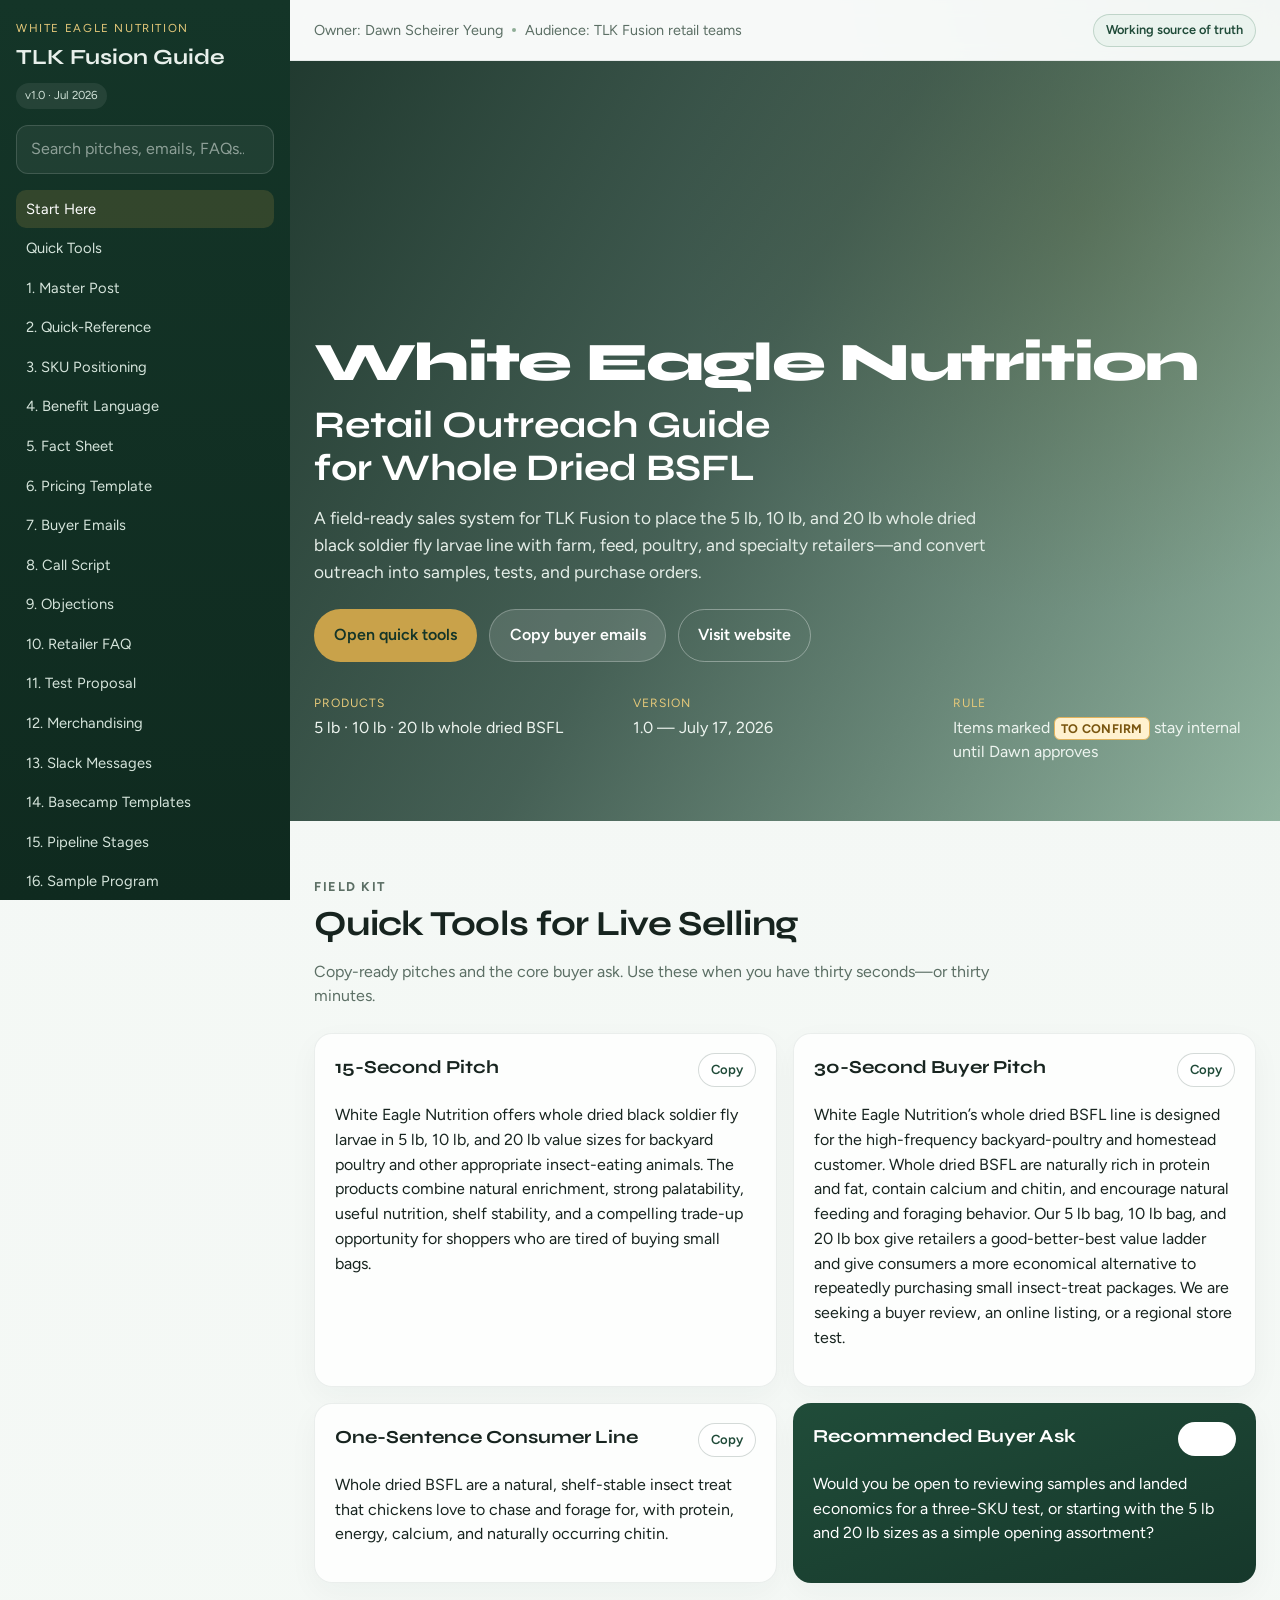
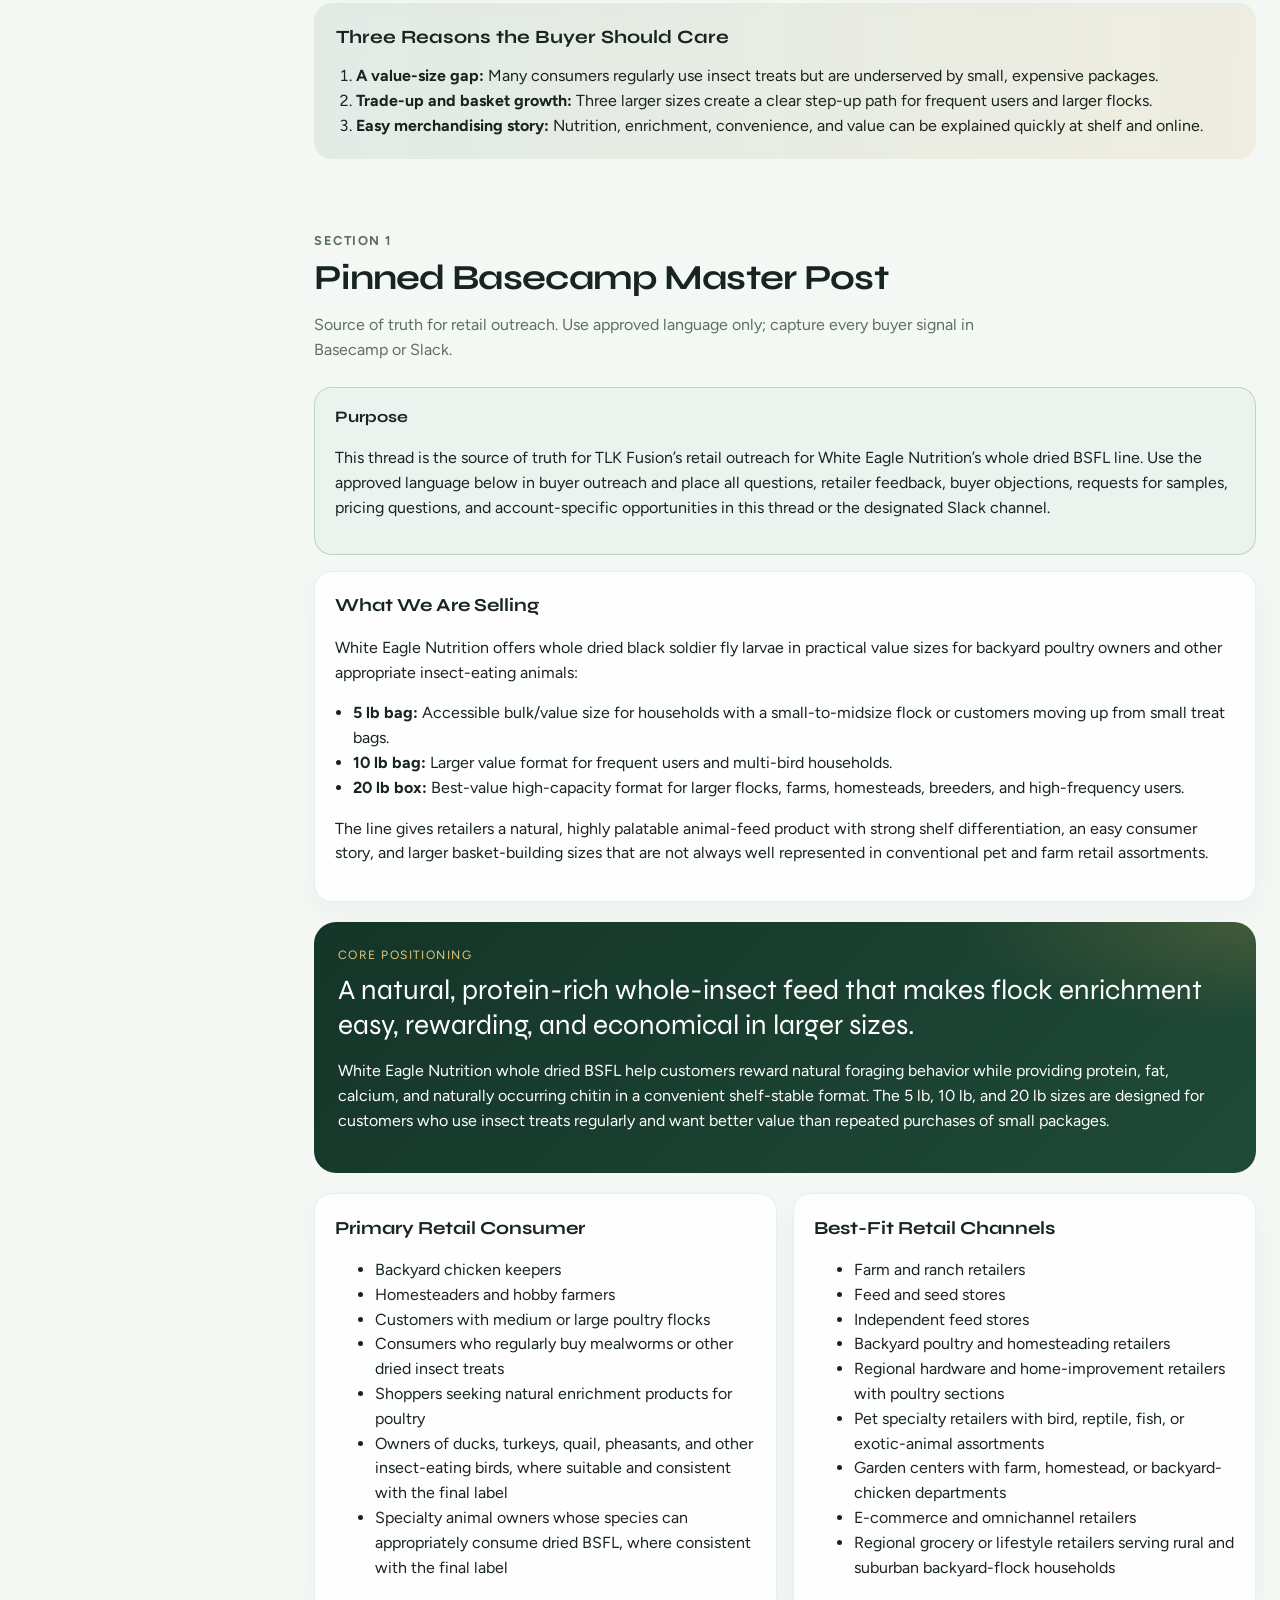
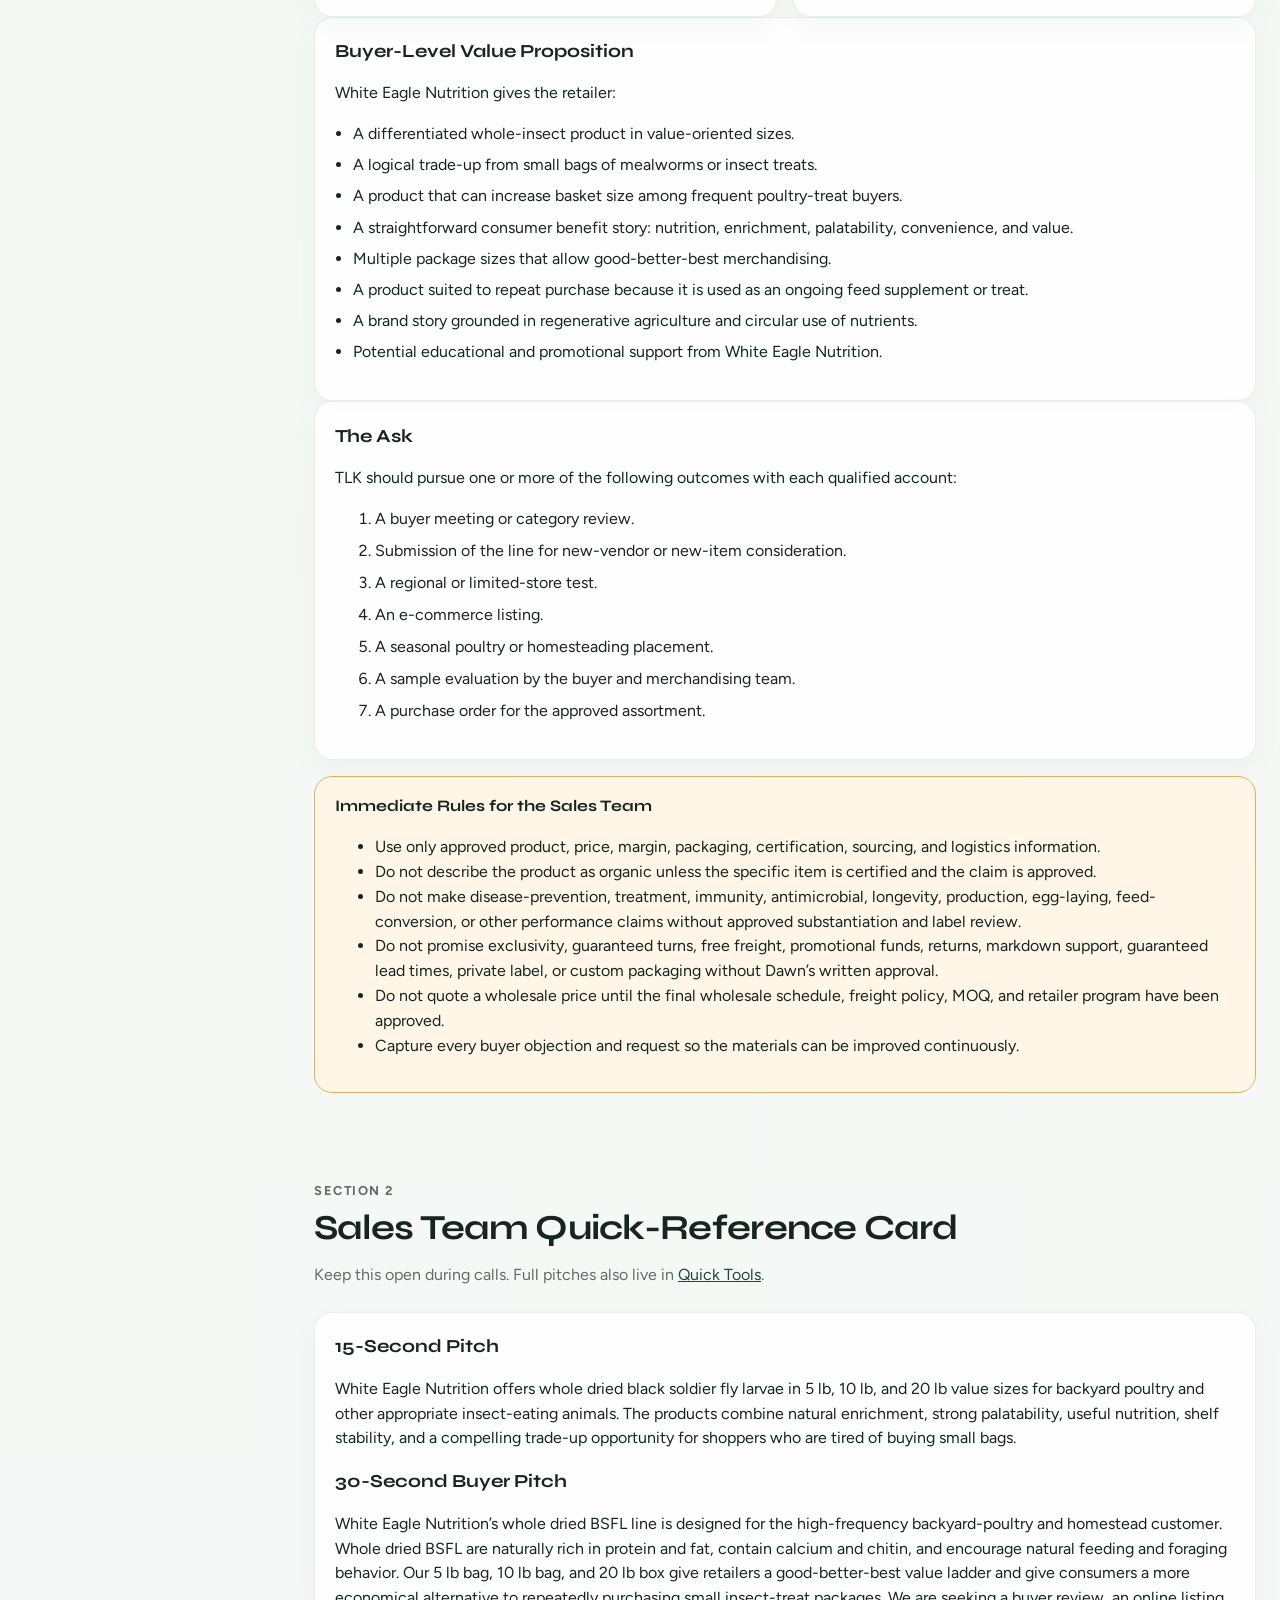
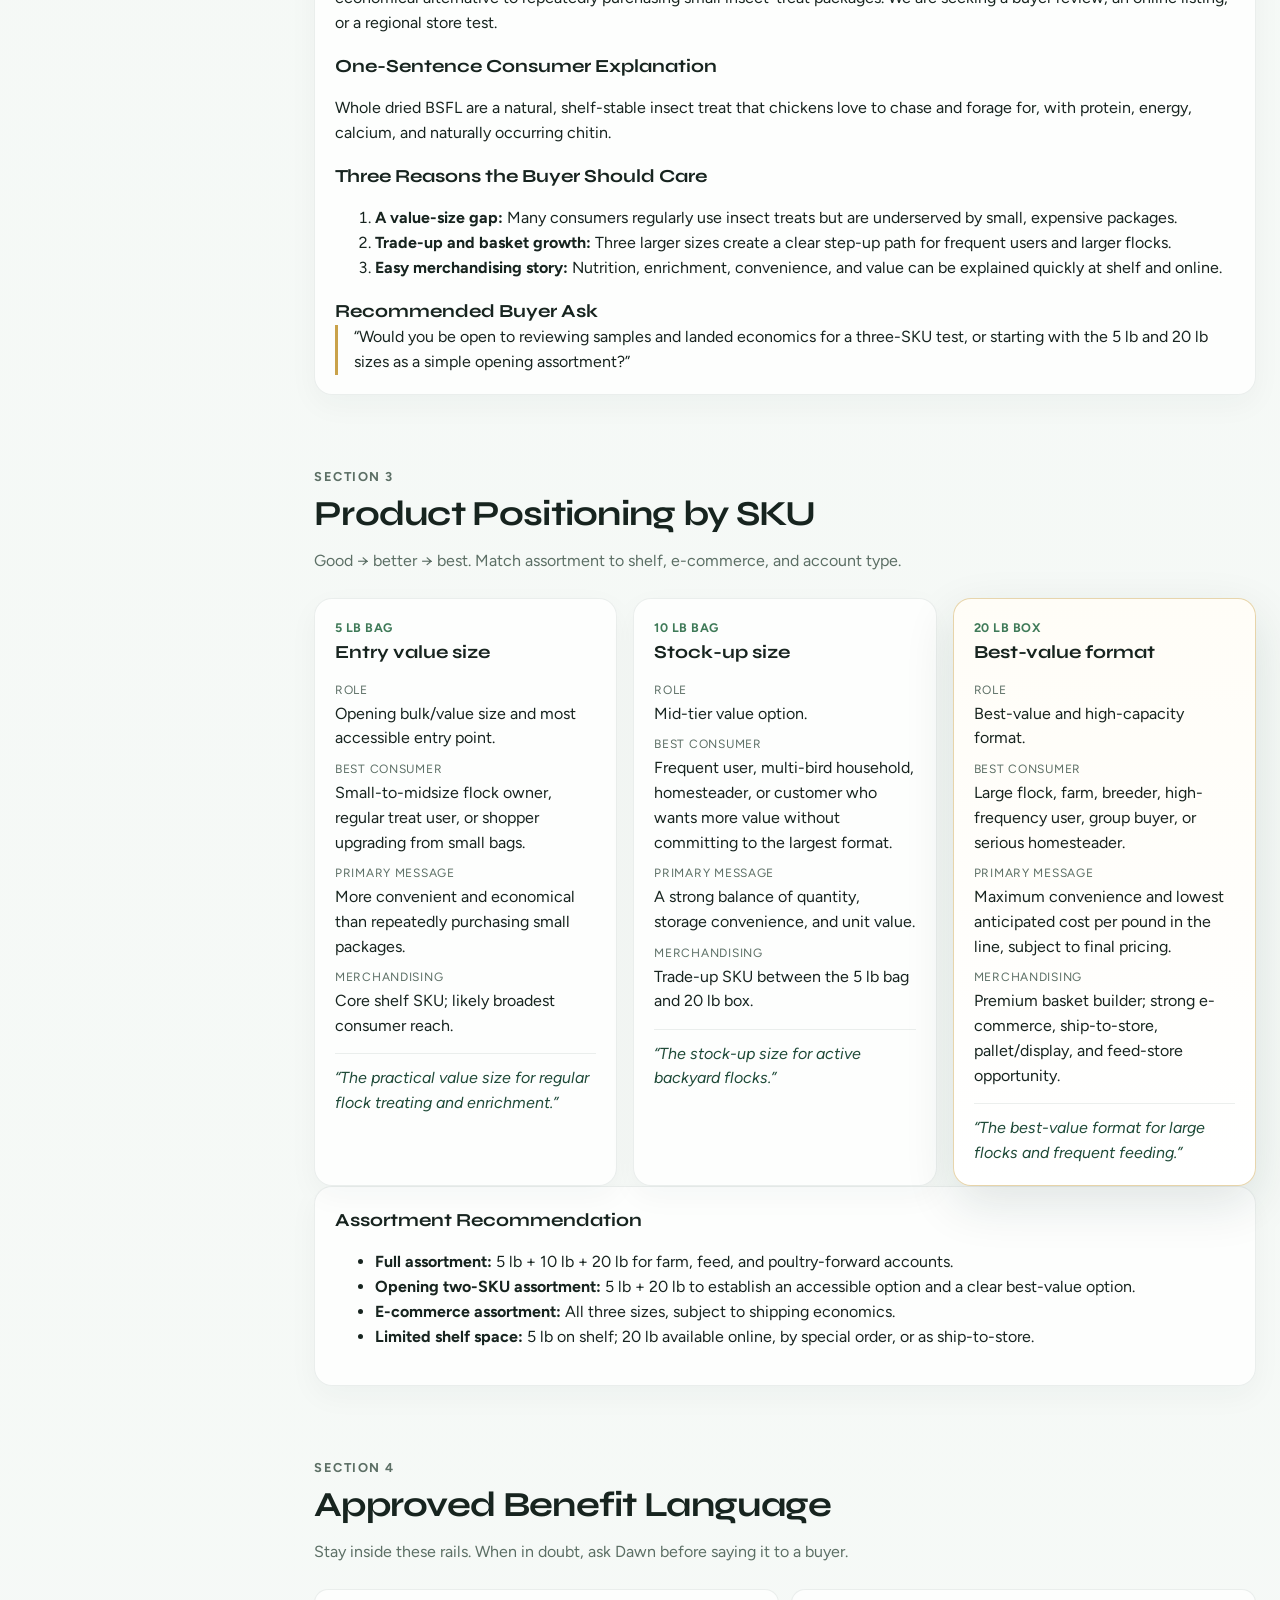
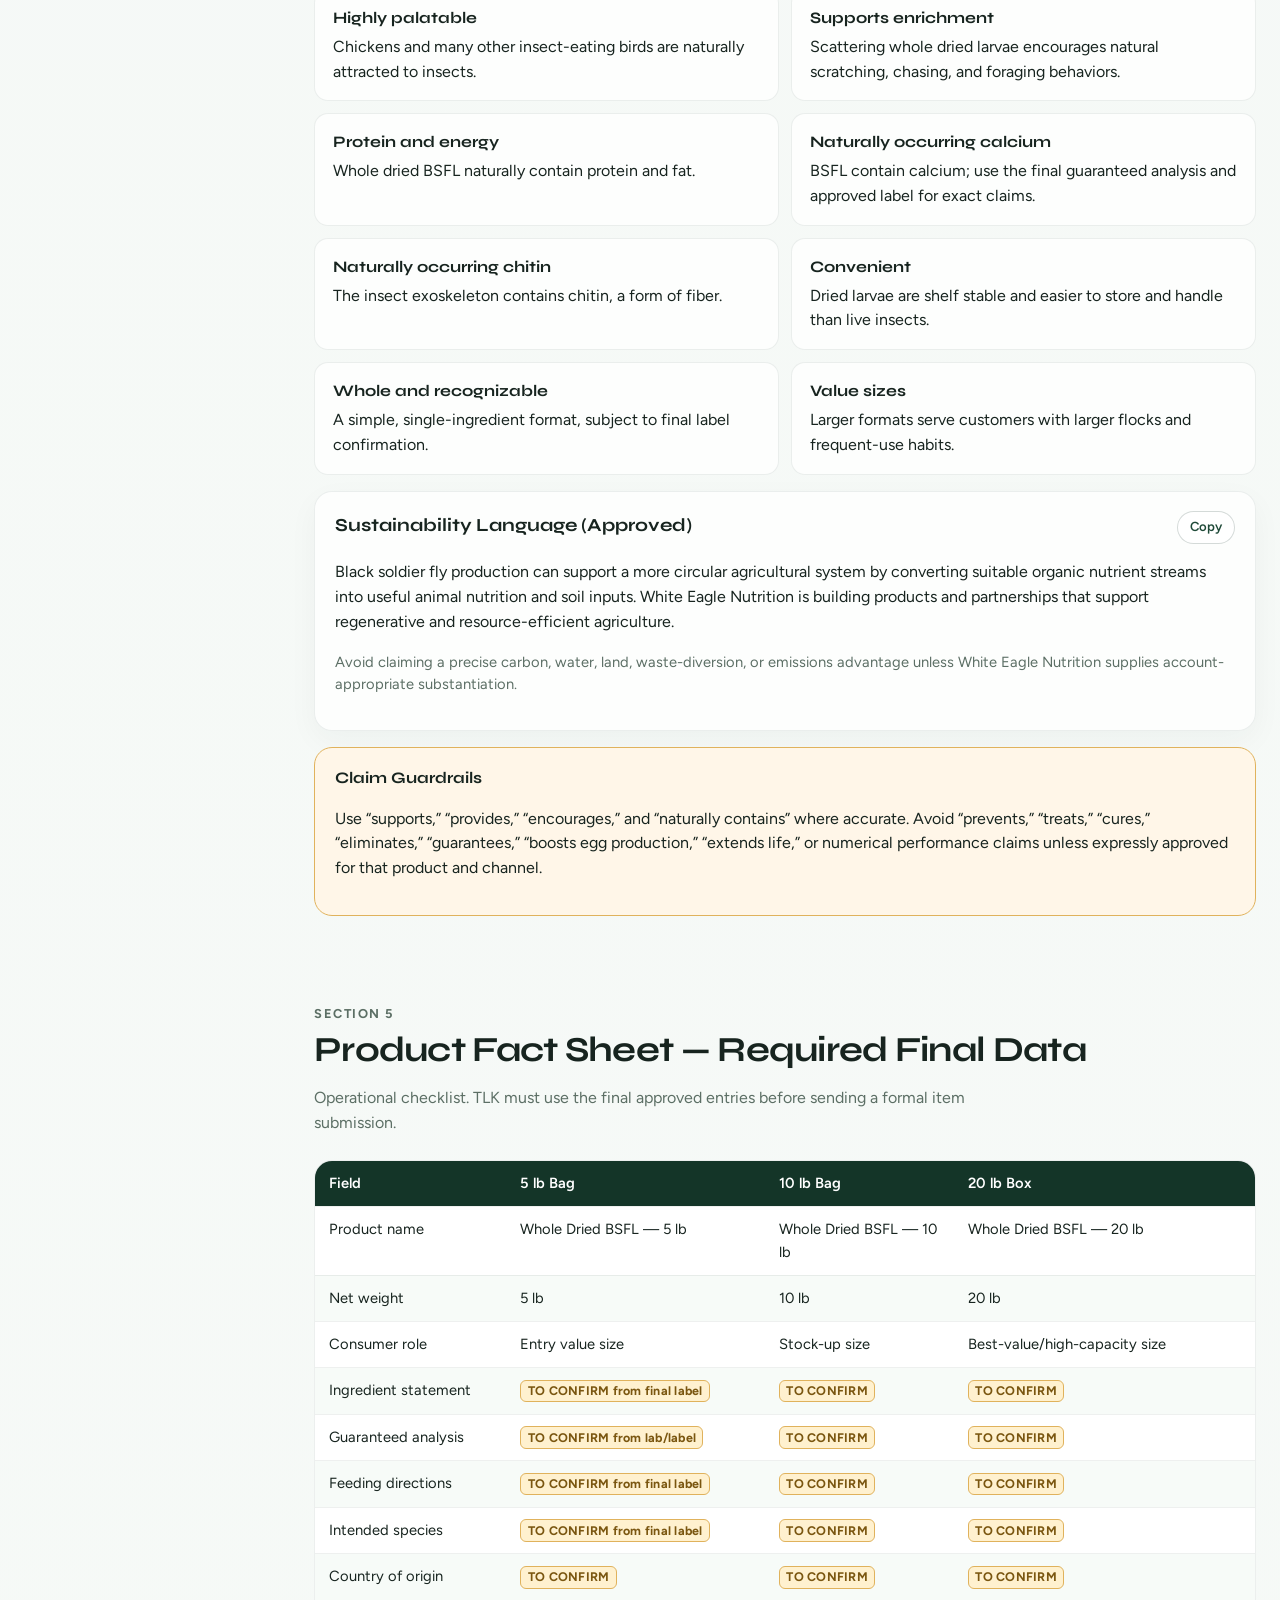
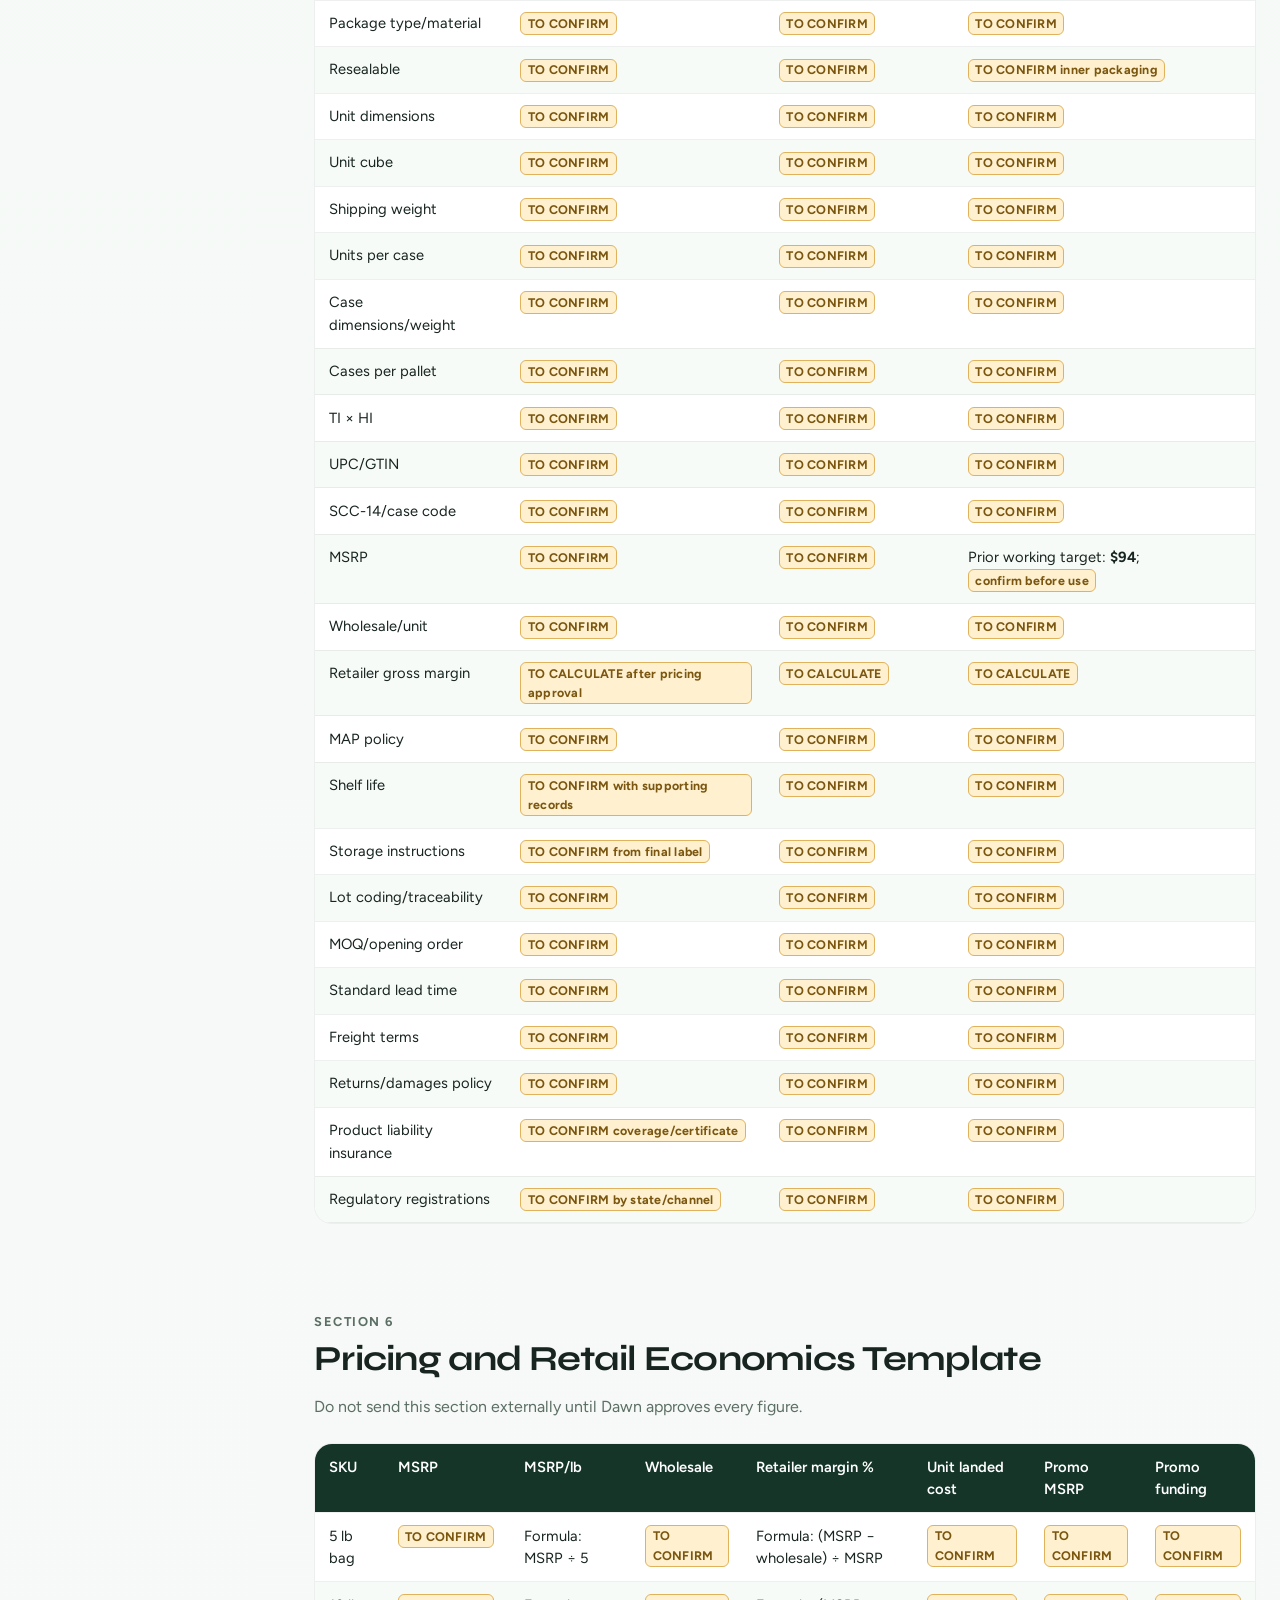
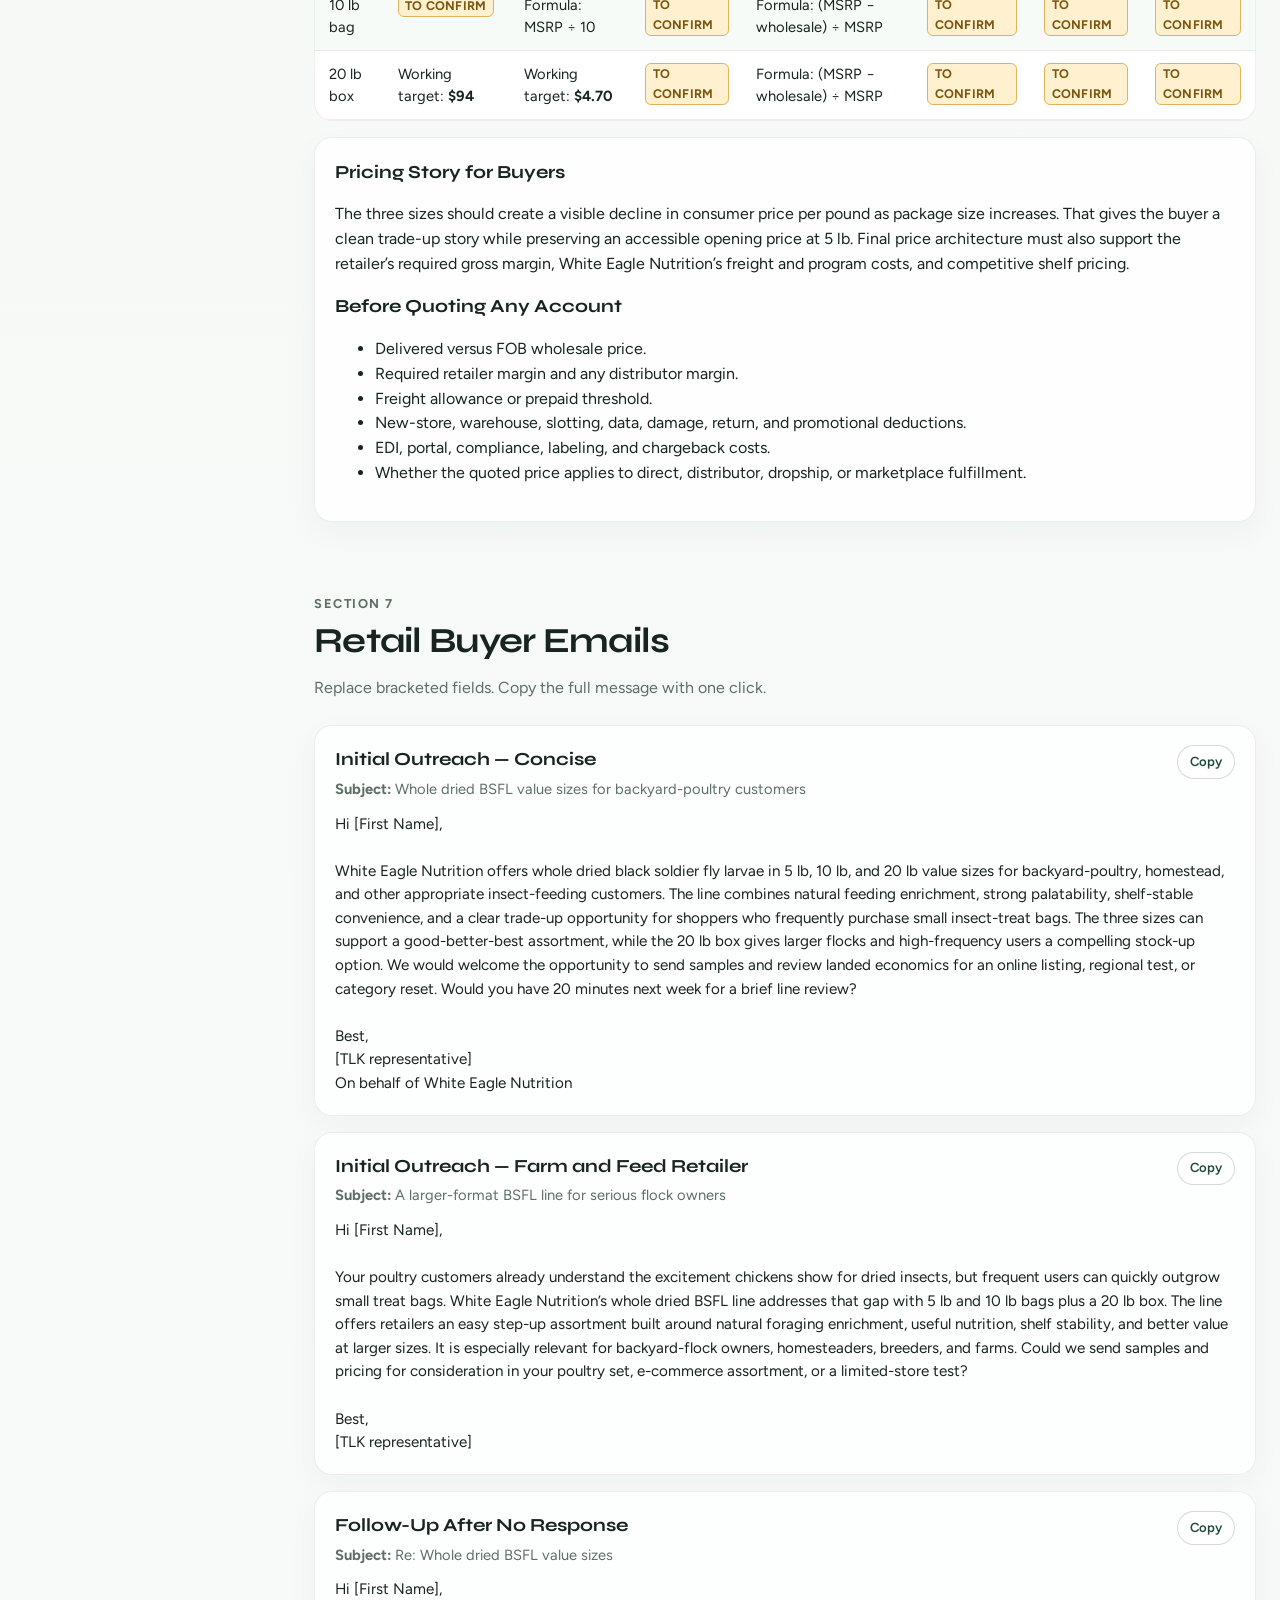
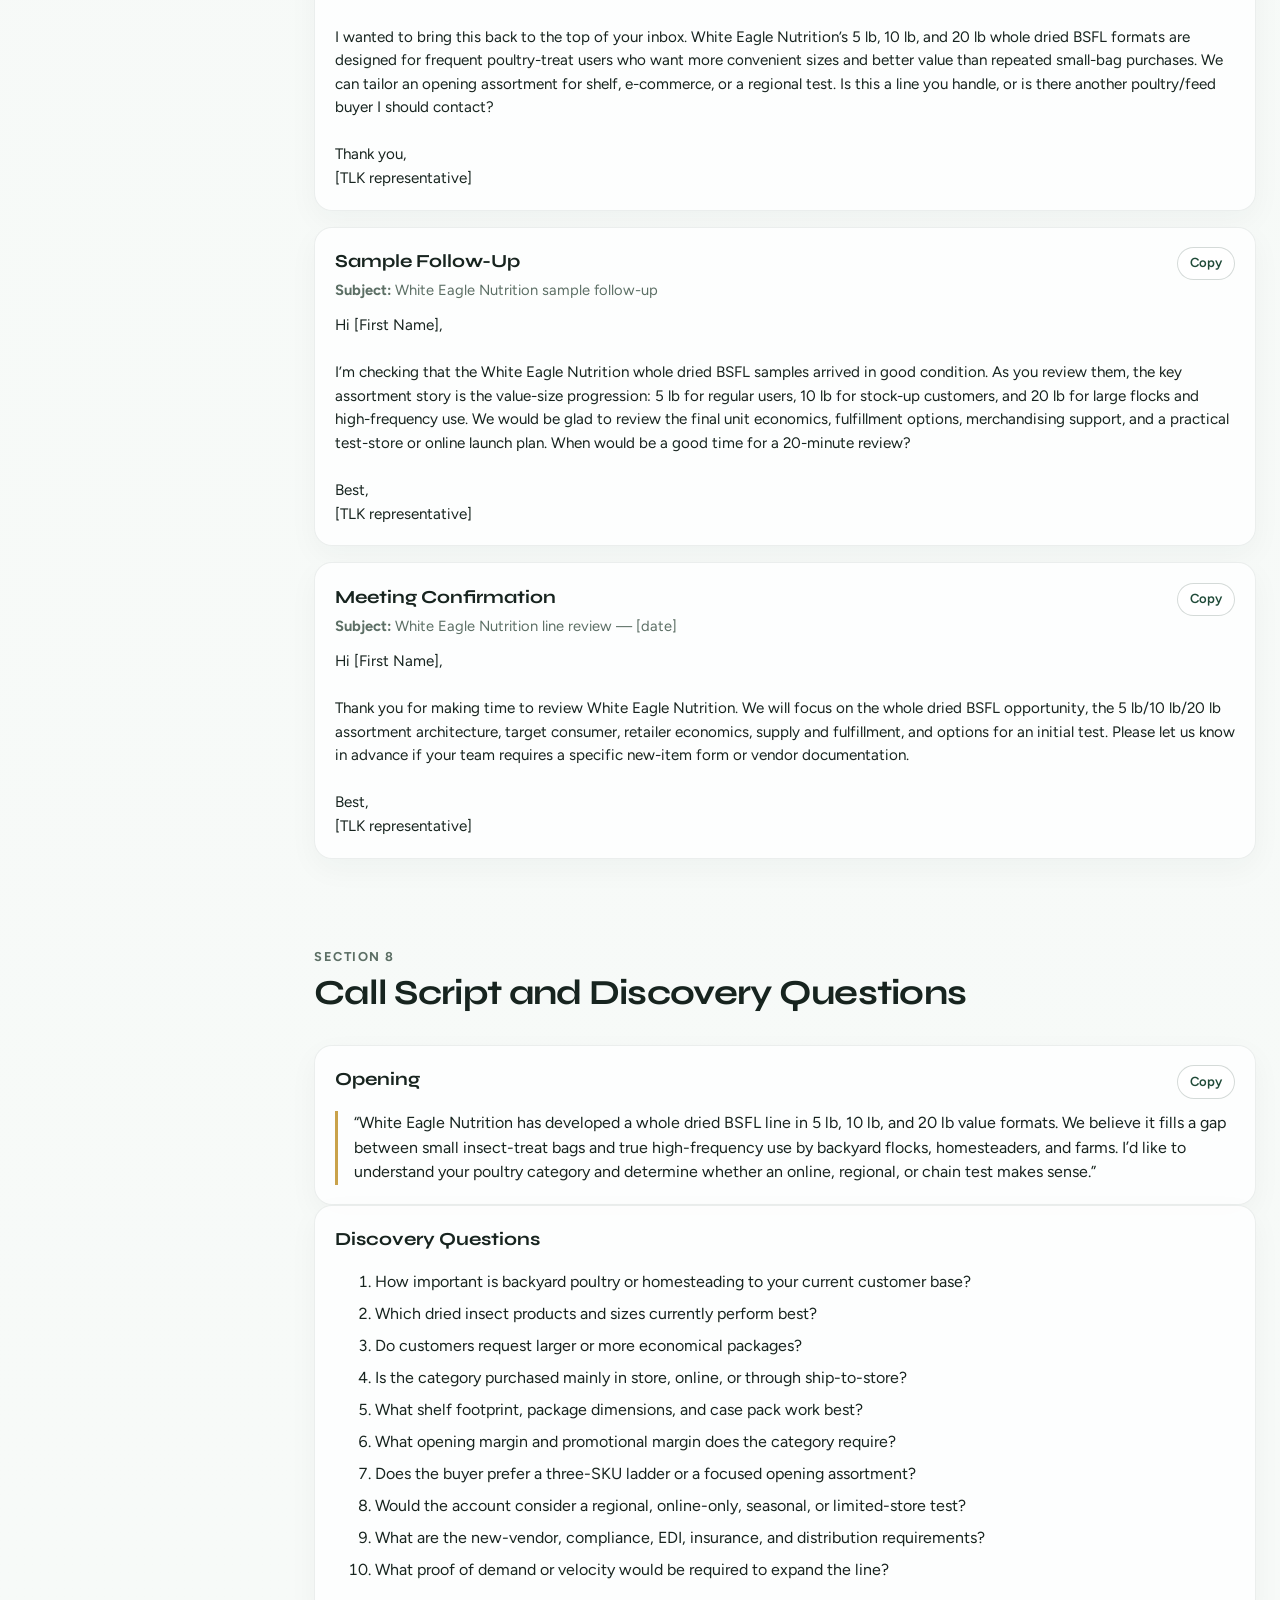
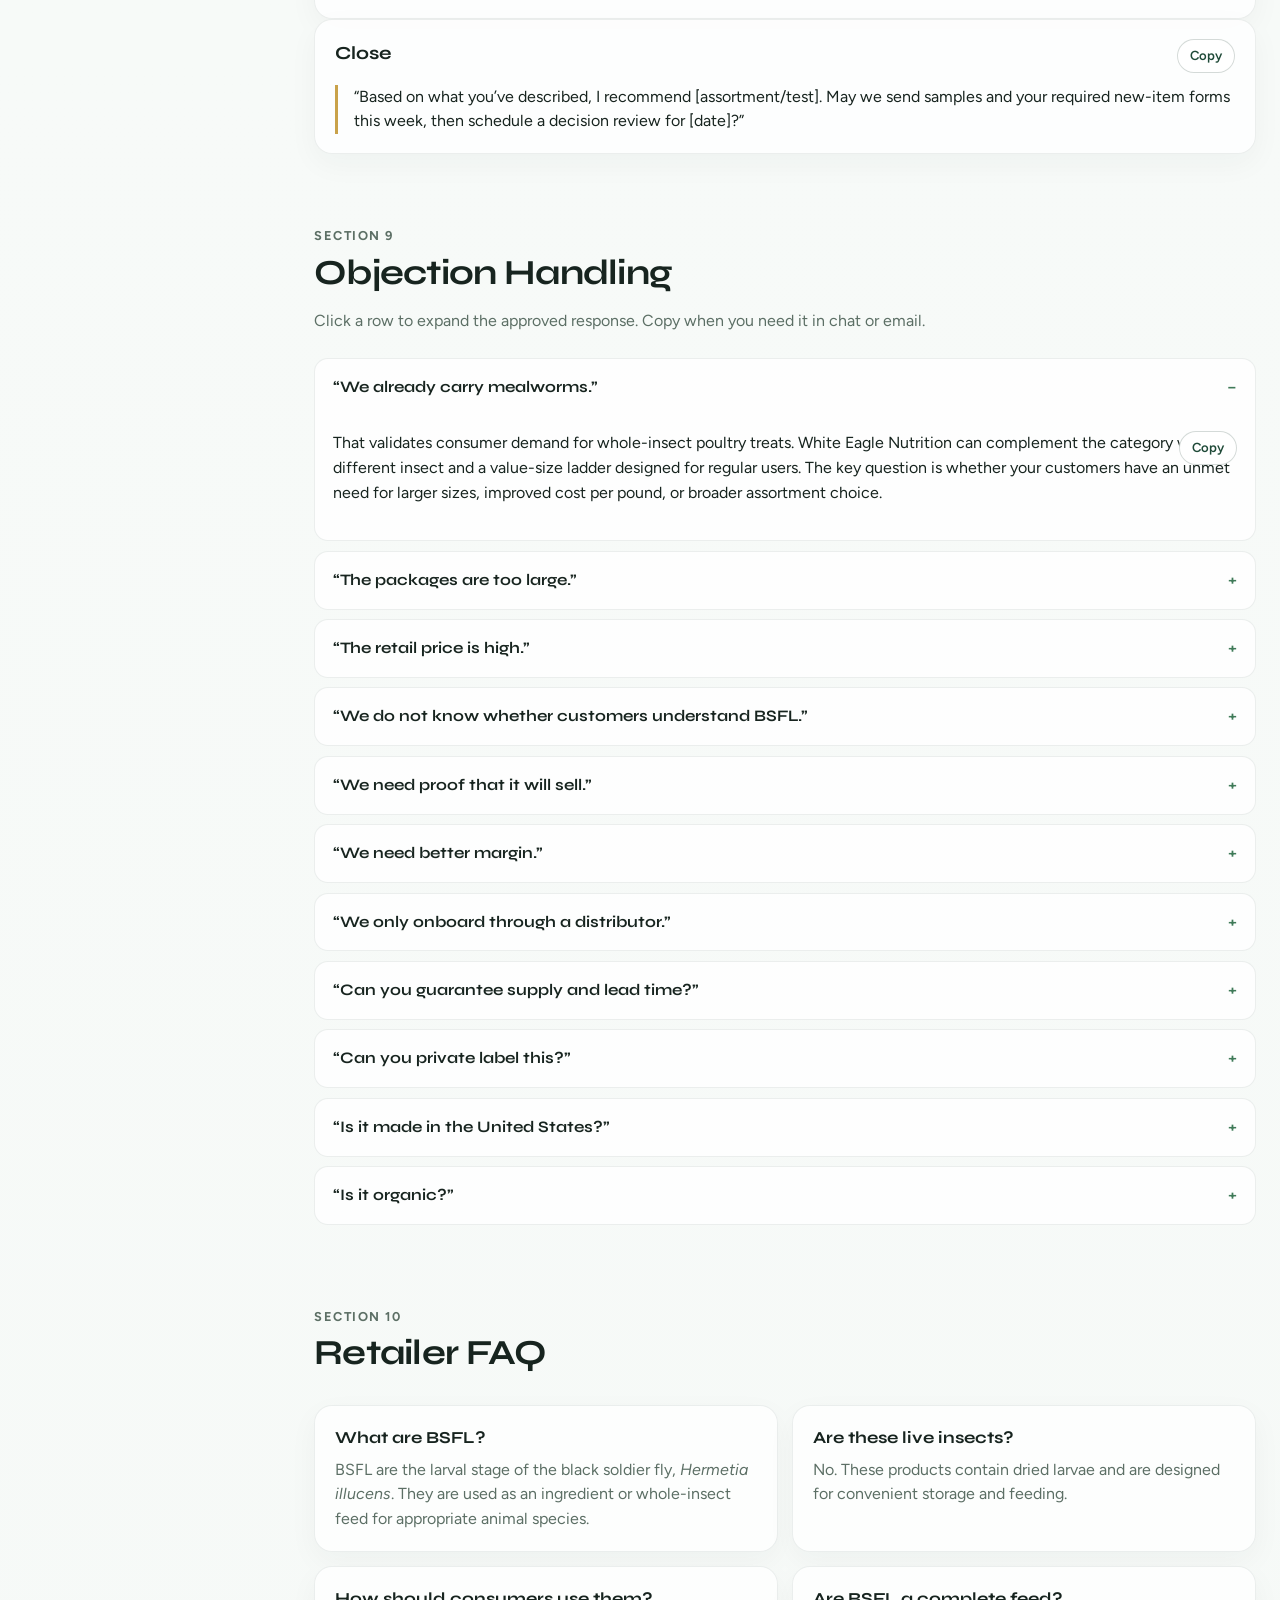
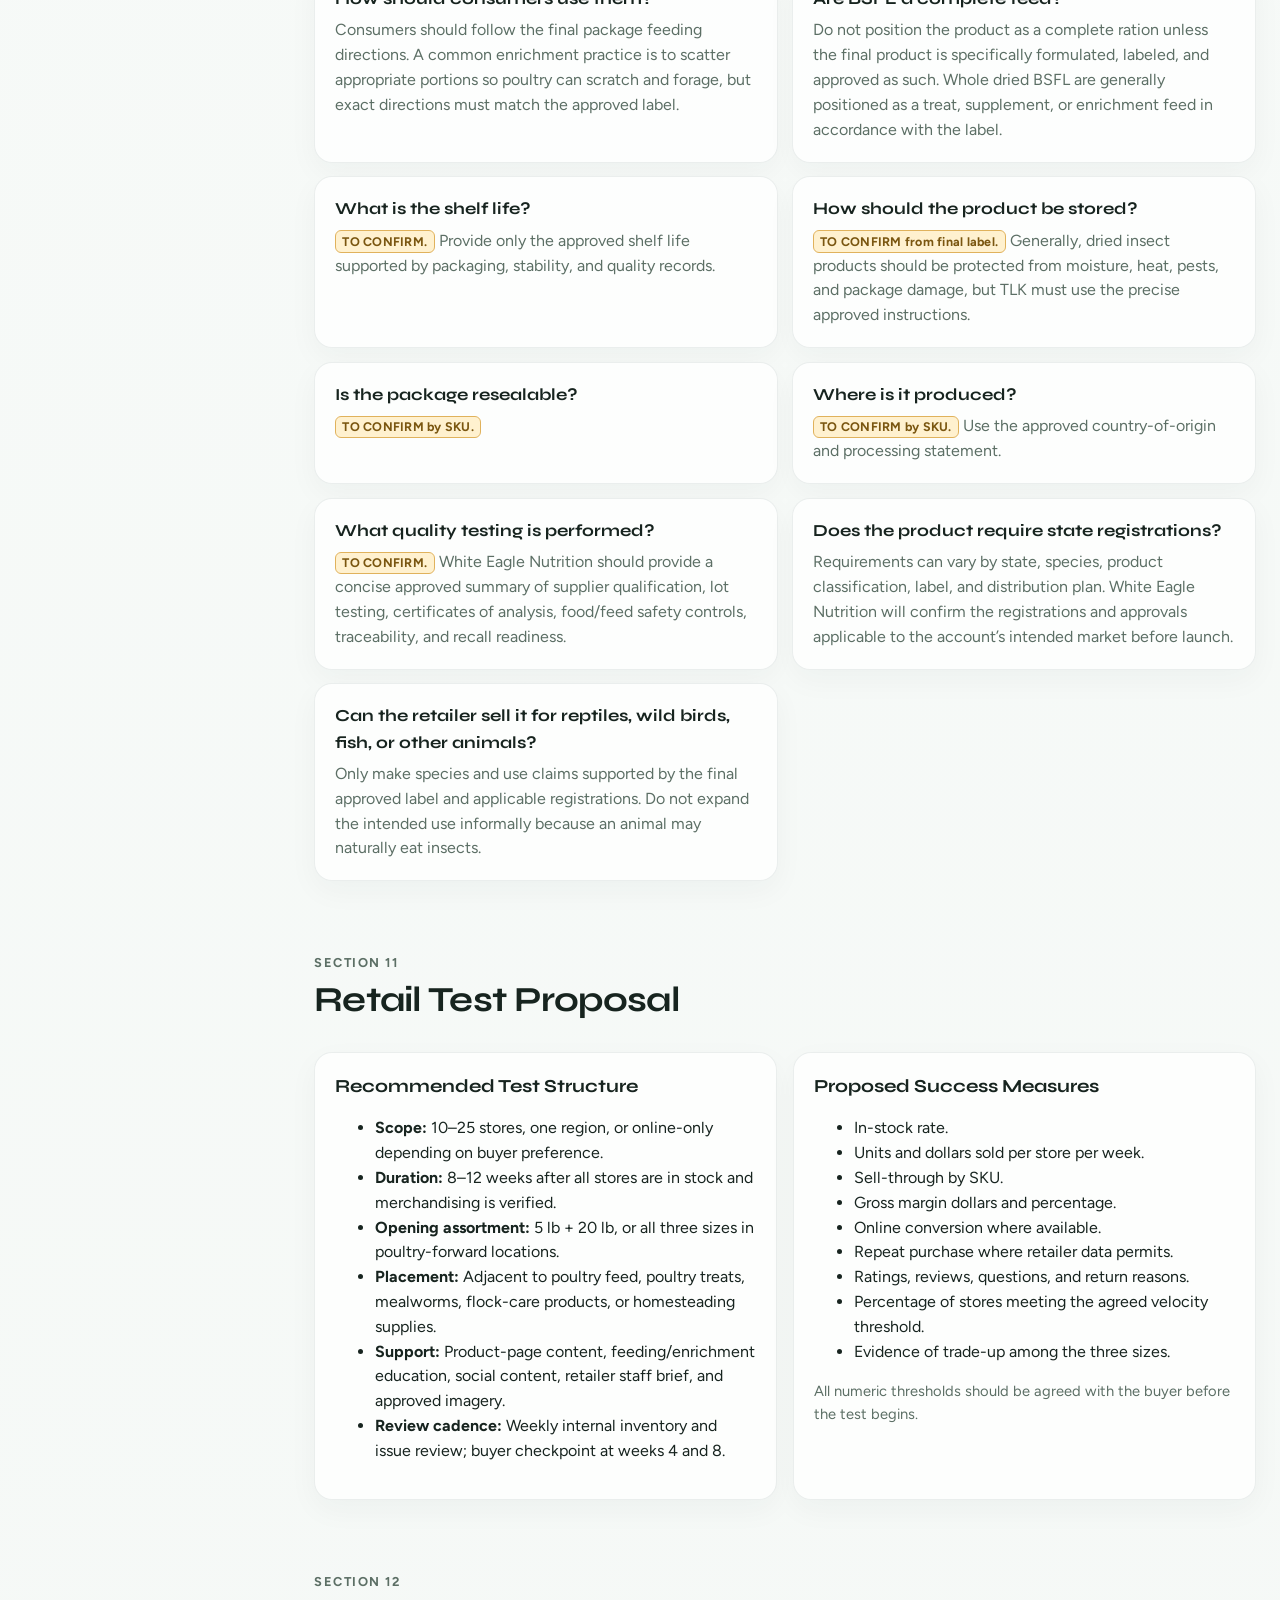
<file: guide/index.html>
<!DOCTYPE html>
<html lang="en">
<head>
  <meta charset="UTF-8" />
  <meta name="viewport" content="width=device-width, initial-scale=1" />
  <title>White Eagle Nutrition × TLK Fusion — Retail Outreach Guide</title>
  <meta name="description" content="Sales enablement guide for TLK Fusion to place White Eagle Nutrition whole dried BSFL in retail channels." />
  <link rel="preconnect" href="https://fonts.googleapis.com" />
  <link rel="preconnect" href="https://fonts.gstatic.com" crossorigin />
  <link href="https://fonts.googleapis.com/css2?family=Figtree:ital,wght@0,400;0,500;0,600;0,700;1,400&family=Syne:wght@600;700;800&display=swap" rel="stylesheet" />
  <link rel="stylesheet" href="styles.css" />
</head>
<body>
  <a class="skip-link" href="#main">Skip to content</a>

  <div class="app-shell">
    <aside class="sidebar" id="sidebar" aria-label="Guide navigation">
      <div class="sidebar-brand">
        <p class="eyebrow">White Eagle Nutrition</p>
        <strong>TLK Fusion Guide</strong>
        <span class="version-pill">v1.0 · Jul 2026</span>
      </div>

      <label class="search-wrap" for="nav-search">
        <span class="sr-only">Search guide</span>
        <input id="nav-search" type="search" placeholder="Search pitches, emails, FAQs…" autocomplete="off" />
      </label>

      <nav class="nav-list" id="nav-list">
        <a href="#overview" data-keywords="home start overview purpose">Start Here</a>
        <a href="#quick-tools" data-keywords="pitch card quick reference 15 second 30 second">Quick Tools</a>
        <a href="#pinned" data-keywords="basecamp master post selling positioning ask rules">1. Master Post</a>
        <a href="#quick-ref" data-keywords="pitch buyer care ask">2. Quick-Reference</a>
        <a href="#sku" data-keywords="5 lb 10 lb 20 lb assortment sku">3. SKU Positioning</a>
        <a href="#benefits" data-keywords="benefits sustainability claims guardrails">4. Benefit Language</a>
        <a href="#fact-sheet" data-keywords="fact sheet upc msrp dimensions to confirm">5. Fact Sheet</a>
        <a href="#pricing" data-keywords="pricing economics margin wholesale">6. Pricing Template</a>
        <a href="#emails" data-keywords="email outreach follow-up sample">7. Buyer Emails</a>
        <a href="#calls" data-keywords="call script discovery questions close">8. Call Script</a>
        <a href="#objections" data-keywords="objection mealworms price margin organic">9. Objections</a>
        <a href="#faq" data-keywords="faq shelf life storage complete feed">10. Retailer FAQ</a>
        <a href="#test" data-keywords="retail test proposal kpi success">11. Test Proposal</a>
        <a href="#merch" data-keywords="merchandising shelf talker ecommerce content">12. Merchandising</a>
        <a href="#slack" data-keywords="slack messages pipeline weekly win">13. Slack Messages</a>
        <a href="#basecamp" data-keywords="basecamp report memo templates">14. Basecamp Templates</a>
        <a href="#pipeline" data-keywords="pipeline stages evidence">15. Pipeline Stages</a>
        <a href="#samples" data-keywords="sample program tracking">16. Sample Program</a>
        <a href="#finalize" data-keywords="finalize priority white eagle data">17. To Finalize</a>
        <a href="#governance" data-keywords="governance change log approval">18. Governance</a>
        <a href="#first-basecamp" data-keywords="first basecamp dawn message">19. First Basecamp</a>
        <a href="#first-slack" data-keywords="first slack message">20. First Slack</a>
        <a href="#dashboard" data-keywords="dashboard metrics weekly executive">21. Dashboard</a>
        <a href="#market" data-keywords="market opportunity category growth competitive">Market Context</a>
        <a href="#qualification" data-keywords="account scorecard qualify retailer fit">Account Scorecard</a>
        <a href="#meeting" data-keywords="meeting agenda one pager leave behind">Meeting Toolkit</a>
        <a href="#seasonality" data-keywords="season calendar promo spring chicks">Seasonality</a>
        <a href="#sell-sheet" data-keywords="sell sheet leave behind print">Sell Sheet</a>
      </nav>

      <div class="sidebar-footer">
        <a href="https://www.whiteeaglenutrition.com" target="_blank" rel="noopener">whiteeaglenutrition.com</a>
        <button type="button" class="ghost-btn" id="print-btn">Print / PDF</button>
      </div>
    </aside>

    <div class="main-column">
      <header class="topbar">
        <button type="button" class="menu-btn" id="menu-btn" aria-label="Open navigation" aria-controls="sidebar" aria-expanded="false">
          <span></span><span></span><span></span>
        </button>
        <div class="topbar-meta">
          <span>Owner: Dawn Scheirer Yeung</span>
          <span class="dot" aria-hidden="true"></span>
          <span>Audience: TLK Fusion retail teams</span>
        </div>
        <div class="status-chip" title="Working sales source of truth">
          Working source of truth
        </div>
      </header>

      <main id="main">
        <!-- HERO -->
        <section class="hero" id="overview">
          <div class="hero-atmosphere" aria-hidden="true"></div>
          <div class="hero-inner">
            <p class="brand-mark">White Eagle Nutrition</p>
            <h1>Retail Outreach Guide for Whole Dried BSFL</h1>
            <p class="hero-lede">
              A field-ready sales system for TLK Fusion to place the 5&nbsp;lb, 10&nbsp;lb, and 20&nbsp;lb whole dried black soldier fly larvae line with farm, feed, poultry, and specialty retailers—and convert outreach into samples, tests, and purchase orders.
            </p>
            <div class="hero-actions">
              <a class="btn primary" href="#quick-tools">Open quick tools</a>
              <a class="btn secondary" href="#emails">Copy buyer emails</a>
              <a class="btn ghost" href="https://www.whiteeaglenutrition.com" target="_blank" rel="noopener">Visit website</a>
            </div>
            <dl class="hero-meta">
              <div>
                <dt>Products</dt>
                <dd>5 lb · 10 lb · 20 lb whole dried BSFL</dd>
              </div>
              <div>
                <dt>Version</dt>
                <dd>1.0 — July 17, 2026</dd>
              </div>
              <div>
                <dt>Rule</dt>
                <dd>Items marked <span class="to-confirm">TO CONFIRM</span> stay internal until Dawn approves</dd>
              </div>
            </dl>
          </div>
        </section>

        <!-- QUICK TOOLS -->
        <section class="section" id="quick-tools">
          <div class="section-head">
            <p class="section-kicker">Field kit</p>
            <h2>Quick Tools for Live Selling</h2>
            <p>Copy-ready pitches and the core buyer ask. Use these when you have thirty seconds—or thirty minutes.</p>
          </div>

          <div class="tool-grid">
            <article class="tool-card" data-copy-block>
              <header>
                <h3>15-Second Pitch</h3>
                <button type="button" class="copy-btn" data-copy>Copy</button>
              </header>
              <p class="copy-text">White Eagle Nutrition offers whole dried black soldier fly larvae in 5 lb, 10 lb, and 20 lb value sizes for backyard poultry and other appropriate insect-eating animals. The products combine natural enrichment, strong palatability, useful nutrition, shelf stability, and a compelling trade-up opportunity for shoppers who are tired of buying small bags.</p>
            </article>

            <article class="tool-card" data-copy-block>
              <header>
                <h3>30-Second Buyer Pitch</h3>
                <button type="button" class="copy-btn" data-copy>Copy</button>
              </header>
              <p class="copy-text">White Eagle Nutrition’s whole dried BSFL line is designed for the high-frequency backyard-poultry and homestead customer. Whole dried BSFL are naturally rich in protein and fat, contain calcium and chitin, and encourage natural feeding and foraging behavior. Our 5 lb bag, 10 lb bag, and 20 lb box give retailers a good-better-best value ladder and give consumers a more economical alternative to repeatedly purchasing small insect-treat packages. We are seeking a buyer review, an online listing, or a regional store test.</p>
            </article>

            <article class="tool-card" data-copy-block>
              <header>
                <h3>One-Sentence Consumer Line</h3>
                <button type="button" class="copy-btn" data-copy>Copy</button>
              </header>
              <p class="copy-text">Whole dried BSFL are a natural, shelf-stable insect treat that chickens love to chase and forage for, with protein, energy, calcium, and naturally occurring chitin.</p>
            </article>

            <article class="tool-card accent" data-copy-block>
              <header>
                <h3>Recommended Buyer Ask</h3>
                <button type="button" class="copy-btn" data-copy>Copy</button>
              </header>
              <p class="copy-text">Would you be open to reviewing samples and landed economics for a three-SKU test, or starting with the 5 lb and 20 lb sizes as a simple opening assortment?</p>
            </article>
          </div>

          <div class="reason-row">
            <h3>Three Reasons the Buyer Should Care</h3>
            <ol>
              <li><strong>A value-size gap:</strong> Many consumers regularly use insect treats but are underserved by small, expensive packages.</li>
              <li><strong>Trade-up and basket growth:</strong> Three larger sizes create a clear step-up path for frequent users and larger flocks.</li>
              <li><strong>Easy merchandising story:</strong> Nutrition, enrichment, convenience, and value can be explained quickly at shelf and online.</li>
            </ol>
          </div>
        </section>

        <!-- 1. PINNED BASECAMP -->
        <section class="section" id="pinned">
          <div class="section-head">
            <p class="section-kicker">Section 1</p>
            <h2>Pinned Basecamp Master Post</h2>
            <p>Source of truth for retail outreach. Use approved language only; capture every buyer signal in Basecamp or Slack.</p>
          </div>

          <div class="callout info">
            <strong>Purpose</strong>
            <p>This thread is the source of truth for TLK Fusion’s retail outreach for White Eagle Nutrition’s whole dried BSFL line. Use the approved language below in buyer outreach and place all questions, retailer feedback, buyer objections, requests for samples, pricing questions, and account-specific opportunities in this thread or the designated Slack channel.</p>
          </div>

          <div class="content-block">
            <h3>What We Are Selling</h3>
            <p>White Eagle Nutrition offers whole dried black soldier fly larvae in practical value sizes for backyard poultry owners and other appropriate insect-eating animals:</p>
            <ul class="sku-bullets">
              <li><strong>5 lb bag:</strong> Accessible bulk/value size for households with a small-to-midsize flock or customers moving up from small treat bags.</li>
              <li><strong>10 lb bag:</strong> Larger value format for frequent users and multi-bird households.</li>
              <li><strong>20 lb box:</strong> Best-value high-capacity format for larger flocks, farms, homesteads, breeders, and high-frequency users.</li>
            </ul>
            <p>The line gives retailers a natural, highly palatable animal-feed product with strong shelf differentiation, an easy consumer story, and larger basket-building sizes that are not always well represented in conventional pet and farm retail assortments.</p>
          </div>

          <div class="positioning-banner">
            <p class="label">Core Positioning</p>
            <p class="statement">A natural, protein-rich whole-insect feed that makes flock enrichment easy, rewarding, and economical in larger sizes.</p>
            <p>White Eagle Nutrition whole dried BSFL help customers reward natural foraging behavior while providing protein, fat, calcium, and naturally occurring chitin in a convenient shelf-stable format. The 5 lb, 10 lb, and 20 lb sizes are designed for customers who use insect treats regularly and want better value than repeated purchases of small packages.</p>
          </div>

          <div class="two-col">
            <div class="content-block">
              <h3>Primary Retail Consumer</h3>
              <ul>
                <li>Backyard chicken keepers</li>
                <li>Homesteaders and hobby farmers</li>
                <li>Customers with medium or large poultry flocks</li>
                <li>Consumers who regularly buy mealworms or other dried insect treats</li>
                <li>Shoppers seeking natural enrichment products for poultry</li>
                <li>Owners of ducks, turkeys, quail, pheasants, and other insect-eating birds, where suitable and consistent with the final label</li>
                <li>Specialty animal owners whose species can appropriately consume dried BSFL, where consistent with the final label</li>
              </ul>
            </div>
            <div class="content-block">
              <h3>Best-Fit Retail Channels</h3>
              <ul>
                <li>Farm and ranch retailers</li>
                <li>Feed and seed stores</li>
                <li>Independent feed stores</li>
                <li>Backyard poultry and homesteading retailers</li>
                <li>Regional hardware and home-improvement retailers with poultry sections</li>
                <li>Pet specialty retailers with bird, reptile, fish, or exotic-animal assortments</li>
                <li>Garden centers with farm, homestead, or backyard-chicken departments</li>
                <li>E-commerce and omnichannel retailers</li>
                <li>Regional grocery or lifestyle retailers serving rural and suburban backyard-flock households</li>
              </ul>
            </div>
          </div>

          <div class="content-block">
            <h3>Buyer-Level Value Proposition</h3>
            <p>White Eagle Nutrition gives the retailer:</p>
            <ul class="check-list">
              <li>A differentiated whole-insect product in value-oriented sizes.</li>
              <li>A logical trade-up from small bags of mealworms or insect treats.</li>
              <li>A product that can increase basket size among frequent poultry-treat buyers.</li>
              <li>A straightforward consumer benefit story: nutrition, enrichment, palatability, convenience, and value.</li>
              <li>Multiple package sizes that allow good-better-best merchandising.</li>
              <li>A product suited to repeat purchase because it is used as an ongoing feed supplement or treat.</li>
              <li>A brand story grounded in regenerative agriculture and circular use of nutrients.</li>
              <li>Potential educational and promotional support from White Eagle Nutrition.</li>
            </ul>
          </div>

          <div class="content-block">
            <h3>The Ask</h3>
            <p>TLK should pursue one or more of the following outcomes with each qualified account:</p>
            <ol class="numbered-asks">
              <li>A buyer meeting or category review.</li>
              <li>Submission of the line for new-vendor or new-item consideration.</li>
              <li>A regional or limited-store test.</li>
              <li>An e-commerce listing.</li>
              <li>A seasonal poultry or homesteading placement.</li>
              <li>A sample evaluation by the buyer and merchandising team.</li>
              <li>A purchase order for the approved assortment.</li>
            </ol>
          </div>

          <div class="callout warn">
            <strong>Immediate Rules for the Sales Team</strong>
            <ul>
              <li>Use only approved product, price, margin, packaging, certification, sourcing, and logistics information.</li>
              <li>Do not describe the product as organic unless the specific item is certified and the claim is approved.</li>
              <li>Do not make disease-prevention, treatment, immunity, antimicrobial, longevity, production, egg-laying, feed-conversion, or other performance claims without approved substantiation and label review.</li>
              <li>Do not promise exclusivity, guaranteed turns, free freight, promotional funds, returns, markdown support, guaranteed lead times, private label, or custom packaging without Dawn’s written approval.</li>
              <li>Do not quote a wholesale price until the final wholesale schedule, freight policy, MOQ, and retailer program have been approved.</li>
              <li>Capture every buyer objection and request so the materials can be improved continuously.</li>
            </ul>
          </div>
        </section>

        <!-- 2. QUICK REFERENCE (full mirror) -->
        <section class="section" id="quick-ref">
          <div class="section-head">
            <p class="section-kicker">Section 2</p>
            <h2>Sales Team Quick-Reference Card</h2>
            <p>Keep this open during calls. Full pitches also live in <a href="#quick-tools">Quick Tools</a>.</p>
          </div>
          <div class="content-block">
            <h3>15-Second Pitch</h3>
            <p>White Eagle Nutrition offers whole dried black soldier fly larvae in 5 lb, 10 lb, and 20 lb value sizes for backyard poultry and other appropriate insect-eating animals. The products combine natural enrichment, strong palatability, useful nutrition, shelf stability, and a compelling trade-up opportunity for shoppers who are tired of buying small bags.</p>
            <h3>30-Second Buyer Pitch</h3>
            <p>White Eagle Nutrition’s whole dried BSFL line is designed for the high-frequency backyard-poultry and homestead customer. Whole dried BSFL are naturally rich in protein and fat, contain calcium and chitin, and encourage natural feeding and foraging behavior. Our 5 lb bag, 10 lb bag, and 20 lb box give retailers a good-better-best value ladder and give consumers a more economical alternative to repeatedly purchasing small insect-treat packages. We are seeking a buyer review, an online listing, or a regional store test.</p>
            <h3>One-Sentence Consumer Explanation</h3>
            <p>Whole dried BSFL are a natural, shelf-stable insect treat that chickens love to chase and forage for, with protein, energy, calcium, and naturally occurring chitin.</p>
            <h3>Three Reasons the Buyer Should Care</h3>
            <ol>
              <li><strong>A value-size gap:</strong> Many consumers regularly use insect treats but are underserved by small, expensive packages.</li>
              <li><strong>Trade-up and basket growth:</strong> Three larger sizes create a clear step-up path for frequent users and larger flocks.</li>
              <li><strong>Easy merchandising story:</strong> Nutrition, enrichment, convenience, and value can be explained quickly at shelf and online.</li>
            </ol>
            <h3>Recommended Buyer Ask</h3>
            <blockquote>“Would you be open to reviewing samples and landed economics for a three-SKU test, or starting with the 5 lb and 20 lb sizes as a simple opening assortment?”</blockquote>
          </div>
        </section>

        <!-- 3. SKU -->
        <section class="section" id="sku">
          <div class="section-head">
            <p class="section-kicker">Section 3</p>
            <h2>Product Positioning by SKU</h2>
            <p>Good → better → best. Match assortment to shelf, e-commerce, and account type.</p>
          </div>

          <div class="sku-grid">
            <article class="sku-card">
              <p class="sku-size">5 lb Bag</p>
              <h3>Entry value size</h3>
              <dl>
                <dt>Role</dt><dd>Opening bulk/value size and most accessible entry point.</dd>
                <dt>Best consumer</dt><dd>Small-to-midsize flock owner, regular treat user, or shopper upgrading from small bags.</dd>
                <dt>Primary message</dt><dd>More convenient and economical than repeatedly purchasing small packages.</dd>
                <dt>Merchandising</dt><dd>Core shelf SKU; likely broadest consumer reach.</dd>
              </dl>
              <p class="retailer-line">“The practical value size for regular flock treating and enrichment.”</p>
            </article>
            <article class="sku-card">
              <p class="sku-size">10 lb Bag</p>
              <h3>Stock-up size</h3>
              <dl>
                <dt>Role</dt><dd>Mid-tier value option.</dd>
                <dt>Best consumer</dt><dd>Frequent user, multi-bird household, homesteader, or customer who wants more value without committing to the largest format.</dd>
                <dt>Primary message</dt><dd>A strong balance of quantity, storage convenience, and unit value.</dd>
                <dt>Merchandising</dt><dd>Trade-up SKU between the 5 lb bag and 20 lb box.</dd>
              </dl>
              <p class="retailer-line">“The stock-up size for active backyard flocks.”</p>
            </article>
            <article class="sku-card featured">
              <p class="sku-size">20 lb Box</p>
              <h3>Best-value format</h3>
              <dl>
                <dt>Role</dt><dd>Best-value and high-capacity format.</dd>
                <dt>Best consumer</dt><dd>Large flock, farm, breeder, high-frequency user, group buyer, or serious homesteader.</dd>
                <dt>Primary message</dt><dd>Maximum convenience and lowest anticipated cost per pound in the line, subject to final pricing.</dd>
                <dt>Merchandising</dt><dd>Premium basket builder; strong e-commerce, ship-to-store, pallet/display, and feed-store opportunity.</dd>
              </dl>
              <p class="retailer-line">“The best-value format for large flocks and frequent feeding.”</p>
            </article>
          </div>

          <div class="content-block">
            <h3>Assortment Recommendation</h3>
            <ul>
              <li><strong>Full assortment:</strong> 5 lb + 10 lb + 20 lb for farm, feed, and poultry-forward accounts.</li>
              <li><strong>Opening two-SKU assortment:</strong> 5 lb + 20 lb to establish an accessible option and a clear best-value option.</li>
              <li><strong>E-commerce assortment:</strong> All three sizes, subject to shipping economics.</li>
              <li><strong>Limited shelf space:</strong> 5 lb on shelf; 20 lb available online, by special order, or as ship-to-store.</li>
            </ul>
          </div>
        </section>

        <!-- 4. BENEFITS -->
        <section class="section" id="benefits">
          <div class="section-head">
            <p class="section-kicker">Section 4</p>
            <h2>Approved Benefit Language</h2>
            <p>Stay inside these rails. When in doubt, ask Dawn before saying it to a buyer.</p>
          </div>

          <div class="benefit-grid">
            <div class="benefit-item"><strong>Highly palatable</strong><span>Chickens and many other insect-eating birds are naturally attracted to insects.</span></div>
            <div class="benefit-item"><strong>Supports enrichment</strong><span>Scattering whole dried larvae encourages natural scratching, chasing, and foraging behaviors.</span></div>
            <div class="benefit-item"><strong>Protein and energy</strong><span>Whole dried BSFL naturally contain protein and fat.</span></div>
            <div class="benefit-item"><strong>Naturally occurring calcium</strong><span>BSFL contain calcium; use the final guaranteed analysis and approved label for exact claims.</span></div>
            <div class="benefit-item"><strong>Naturally occurring chitin</strong><span>The insect exoskeleton contains chitin, a form of fiber.</span></div>
            <div class="benefit-item"><strong>Convenient</strong><span>Dried larvae are shelf stable and easier to store and handle than live insects.</span></div>
            <div class="benefit-item"><strong>Whole and recognizable</strong><span>A simple, single-ingredient format, subject to final label confirmation.</span></div>
            <div class="benefit-item"><strong>Value sizes</strong><span>Larger formats serve customers with larger flocks and frequent-use habits.</span></div>
          </div>

          <div class="content-block" data-copy-block>
            <header class="inline-head">
              <h3>Sustainability Language (Approved)</h3>
              <button type="button" class="copy-btn" data-copy>Copy</button>
            </header>
            <p class="copy-text">Black soldier fly production can support a more circular agricultural system by converting suitable organic nutrient streams into useful animal nutrition and soil inputs. White Eagle Nutrition is building products and partnerships that support regenerative and resource-efficient agriculture.</p>
            <p class="note">Avoid claiming a precise carbon, water, land, waste-diversion, or emissions advantage unless White Eagle Nutrition supplies account-appropriate substantiation.</p>
          </div>

          <div class="callout warn">
            <strong>Claim Guardrails</strong>
            <p>Use “supports,” “provides,” “encourages,” and “naturally contains” where accurate. Avoid “prevents,” “treats,” “cures,” “eliminates,” “guarantees,” “boosts egg production,” “extends life,” or numerical performance claims unless expressly approved for that product and channel.</p>
          </div>
        </section>

        <!-- 5. FACT SHEET -->
        <section class="section" id="fact-sheet">
          <div class="section-head">
            <p class="section-kicker">Section 5</p>
            <h2>Product Fact Sheet — Required Final Data</h2>
            <p>Operational checklist. TLK must use the final approved entries before sending a formal item submission.</p>
          </div>
          <div class="table-wrap">
            <table class="data-table">
              <thead>
                <tr>
                  <th>Field</th>
                  <th>5 lb Bag</th>
                  <th>10 lb Bag</th>
                  <th>20 lb Box</th>
                </tr>
              </thead>
              <tbody>
                <tr><td>Product name</td><td>Whole Dried BSFL — 5 lb</td><td>Whole Dried BSFL — 10 lb</td><td>Whole Dried BSFL — 20 lb</td></tr>
                <tr><td>Net weight</td><td>5 lb</td><td>10 lb</td><td>20 lb</td></tr>
                <tr><td>Consumer role</td><td>Entry value size</td><td>Stock-up size</td><td>Best-value/high-capacity size</td></tr>
                <tr><td>Ingredient statement</td><td><span class="to-confirm">TO CONFIRM from final label</span></td><td><span class="to-confirm">TO CONFIRM</span></td><td><span class="to-confirm">TO CONFIRM</span></td></tr>
                <tr><td>Guaranteed analysis</td><td><span class="to-confirm">TO CONFIRM from lab/label</span></td><td><span class="to-confirm">TO CONFIRM</span></td><td><span class="to-confirm">TO CONFIRM</span></td></tr>
                <tr><td>Feeding directions</td><td><span class="to-confirm">TO CONFIRM from final label</span></td><td><span class="to-confirm">TO CONFIRM</span></td><td><span class="to-confirm">TO CONFIRM</span></td></tr>
                <tr><td>Intended species</td><td><span class="to-confirm">TO CONFIRM from final label</span></td><td><span class="to-confirm">TO CONFIRM</span></td><td><span class="to-confirm">TO CONFIRM</span></td></tr>
                <tr><td>Country of origin</td><td><span class="to-confirm">TO CONFIRM</span></td><td><span class="to-confirm">TO CONFIRM</span></td><td><span class="to-confirm">TO CONFIRM</span></td></tr>
                <tr><td>Package type/material</td><td><span class="to-confirm">TO CONFIRM</span></td><td><span class="to-confirm">TO CONFIRM</span></td><td><span class="to-confirm">TO CONFIRM</span></td></tr>
                <tr><td>Resealable</td><td><span class="to-confirm">TO CONFIRM</span></td><td><span class="to-confirm">TO CONFIRM</span></td><td><span class="to-confirm">TO CONFIRM inner packaging</span></td></tr>
                <tr><td>Unit dimensions</td><td><span class="to-confirm">TO CONFIRM</span></td><td><span class="to-confirm">TO CONFIRM</span></td><td><span class="to-confirm">TO CONFIRM</span></td></tr>
                <tr><td>Unit cube</td><td><span class="to-confirm">TO CONFIRM</span></td><td><span class="to-confirm">TO CONFIRM</span></td><td><span class="to-confirm">TO CONFIRM</span></td></tr>
                <tr><td>Shipping weight</td><td><span class="to-confirm">TO CONFIRM</span></td><td><span class="to-confirm">TO CONFIRM</span></td><td><span class="to-confirm">TO CONFIRM</span></td></tr>
                <tr><td>Units per case</td><td><span class="to-confirm">TO CONFIRM</span></td><td><span class="to-confirm">TO CONFIRM</span></td><td><span class="to-confirm">TO CONFIRM</span></td></tr>
                <tr><td>Case dimensions/weight</td><td><span class="to-confirm">TO CONFIRM</span></td><td><span class="to-confirm">TO CONFIRM</span></td><td><span class="to-confirm">TO CONFIRM</span></td></tr>
                <tr><td>Cases per pallet</td><td><span class="to-confirm">TO CONFIRM</span></td><td><span class="to-confirm">TO CONFIRM</span></td><td><span class="to-confirm">TO CONFIRM</span></td></tr>
                <tr><td>TI × HI</td><td><span class="to-confirm">TO CONFIRM</span></td><td><span class="to-confirm">TO CONFIRM</span></td><td><span class="to-confirm">TO CONFIRM</span></td></tr>
                <tr><td>UPC/GTIN</td><td><span class="to-confirm">TO CONFIRM</span></td><td><span class="to-confirm">TO CONFIRM</span></td><td><span class="to-confirm">TO CONFIRM</span></td></tr>
                <tr><td>SCC-14/case code</td><td><span class="to-confirm">TO CONFIRM</span></td><td><span class="to-confirm">TO CONFIRM</span></td><td><span class="to-confirm">TO CONFIRM</span></td></tr>
                <tr><td>MSRP</td><td><span class="to-confirm">TO CONFIRM</span></td><td><span class="to-confirm">TO CONFIRM</span></td><td>Prior working target: <strong>$94</strong>; <span class="to-confirm">confirm before use</span></td></tr>
                <tr><td>Wholesale/unit</td><td><span class="to-confirm">TO CONFIRM</span></td><td><span class="to-confirm">TO CONFIRM</span></td><td><span class="to-confirm">TO CONFIRM</span></td></tr>
                <tr><td>Retailer gross margin</td><td><span class="to-confirm">TO CALCULATE after pricing approval</span></td><td><span class="to-confirm">TO CALCULATE</span></td><td><span class="to-confirm">TO CALCULATE</span></td></tr>
                <tr><td>MAP policy</td><td><span class="to-confirm">TO CONFIRM</span></td><td><span class="to-confirm">TO CONFIRM</span></td><td><span class="to-confirm">TO CONFIRM</span></td></tr>
                <tr><td>Shelf life</td><td><span class="to-confirm">TO CONFIRM with supporting records</span></td><td><span class="to-confirm">TO CONFIRM</span></td><td><span class="to-confirm">TO CONFIRM</span></td></tr>
                <tr><td>Storage instructions</td><td><span class="to-confirm">TO CONFIRM from final label</span></td><td><span class="to-confirm">TO CONFIRM</span></td><td><span class="to-confirm">TO CONFIRM</span></td></tr>
                <tr><td>Lot coding/traceability</td><td><span class="to-confirm">TO CONFIRM</span></td><td><span class="to-confirm">TO CONFIRM</span></td><td><span class="to-confirm">TO CONFIRM</span></td></tr>
                <tr><td>MOQ/opening order</td><td><span class="to-confirm">TO CONFIRM</span></td><td><span class="to-confirm">TO CONFIRM</span></td><td><span class="to-confirm">TO CONFIRM</span></td></tr>
                <tr><td>Standard lead time</td><td><span class="to-confirm">TO CONFIRM</span></td><td><span class="to-confirm">TO CONFIRM</span></td><td><span class="to-confirm">TO CONFIRM</span></td></tr>
                <tr><td>Freight terms</td><td><span class="to-confirm">TO CONFIRM</span></td><td><span class="to-confirm">TO CONFIRM</span></td><td><span class="to-confirm">TO CONFIRM</span></td></tr>
                <tr><td>Returns/damages policy</td><td><span class="to-confirm">TO CONFIRM</span></td><td><span class="to-confirm">TO CONFIRM</span></td><td><span class="to-confirm">TO CONFIRM</span></td></tr>
                <tr><td>Product liability insurance</td><td><span class="to-confirm">TO CONFIRM coverage/certificate</span></td><td><span class="to-confirm">TO CONFIRM</span></td><td><span class="to-confirm">TO CONFIRM</span></td></tr>
                <tr><td>Regulatory registrations</td><td><span class="to-confirm">TO CONFIRM by state/channel</span></td><td><span class="to-confirm">TO CONFIRM</span></td><td><span class="to-confirm">TO CONFIRM</span></td></tr>
              </tbody>
            </table>
          </div>
        </section>

        <!-- 6. PRICING -->
        <section class="section" id="pricing">
          <div class="section-head">
            <p class="section-kicker">Section 6</p>
            <h2>Pricing and Retail Economics Template</h2>
            <p>Do not send this section externally until Dawn approves every figure.</p>
          </div>
          <div class="table-wrap">
            <table class="data-table">
              <thead>
                <tr>
                  <th>SKU</th>
                  <th>MSRP</th>
                  <th>MSRP/lb</th>
                  <th>Wholesale</th>
                  <th>Retailer margin %</th>
                  <th>Unit landed cost</th>
                  <th>Promo MSRP</th>
                  <th>Promo funding</th>
                </tr>
              </thead>
              <tbody>
                <tr>
                  <td>5 lb bag</td>
                  <td><span class="to-confirm">TO CONFIRM</span></td>
                  <td>Formula: MSRP ÷ 5</td>
                  <td><span class="to-confirm">TO CONFIRM</span></td>
                  <td>Formula: (MSRP − wholesale) ÷ MSRP</td>
                  <td><span class="to-confirm">TO CONFIRM</span></td>
                  <td><span class="to-confirm">TO CONFIRM</span></td>
                  <td><span class="to-confirm">TO CONFIRM</span></td>
                </tr>
                <tr>
                  <td>10 lb bag</td>
                  <td><span class="to-confirm">TO CONFIRM</span></td>
                  <td>Formula: MSRP ÷ 10</td>
                  <td><span class="to-confirm">TO CONFIRM</span></td>
                  <td>Formula: (MSRP − wholesale) ÷ MSRP</td>
                  <td><span class="to-confirm">TO CONFIRM</span></td>
                  <td><span class="to-confirm">TO CONFIRM</span></td>
                  <td><span class="to-confirm">TO CONFIRM</span></td>
                </tr>
                <tr>
                  <td>20 lb box</td>
                  <td>Working target: <strong>$94</strong></td>
                  <td>Working target: <strong>$4.70</strong></td>
                  <td><span class="to-confirm">TO CONFIRM</span></td>
                  <td>Formula: (MSRP − wholesale) ÷ MSRP</td>
                  <td><span class="to-confirm">TO CONFIRM</span></td>
                  <td><span class="to-confirm">TO CONFIRM</span></td>
                  <td><span class="to-confirm">TO CONFIRM</span></td>
                </tr>
              </tbody>
            </table>
          </div>
          <div class="content-block">
            <h3>Pricing Story for Buyers</h3>
            <p>The three sizes should create a visible decline in consumer price per pound as package size increases. That gives the buyer a clean trade-up story while preserving an accessible opening price at 5 lb. Final price architecture must also support the retailer’s required gross margin, White Eagle Nutrition’s freight and program costs, and competitive shelf pricing.</p>
            <h3>Before Quoting Any Account</h3>
            <ul>
              <li>Delivered versus FOB wholesale price.</li>
              <li>Required retailer margin and any distributor margin.</li>
              <li>Freight allowance or prepaid threshold.</li>
              <li>New-store, warehouse, slotting, data, damage, return, and promotional deductions.</li>
              <li>EDI, portal, compliance, labeling, and chargeback costs.</li>
              <li>Whether the quoted price applies to direct, distributor, dropship, or marketplace fulfillment.</li>
            </ul>
          </div>
        </section>

        <!-- 7. EMAILS -->
        <section class="section" id="emails">
          <div class="section-head">
            <p class="section-kicker">Section 7</p>
            <h2>Retail Buyer Emails</h2>
            <p>Replace bracketed fields. Copy the full message with one click.</p>
          </div>

          <article class="template-card" data-copy-block>
            <header>
              <div>
                <h3>Initial Outreach — Concise</h3>
                <p class="subject"><strong>Subject:</strong> Whole dried BSFL value sizes for backyard-poultry customers</p>
              </div>
              <button type="button" class="copy-btn" data-copy>Copy</button>
            </header>
            <pre class="copy-text">Hi [First Name],

White Eagle Nutrition offers whole dried black soldier fly larvae in 5 lb, 10 lb, and 20 lb value sizes for backyard-poultry, homestead, and other appropriate insect-feeding customers. The line combines natural feeding enrichment, strong palatability, shelf-stable convenience, and a clear trade-up opportunity for shoppers who frequently purchase small insect-treat bags. The three sizes can support a good-better-best assortment, while the 20 lb box gives larger flocks and high-frequency users a compelling stock-up option. We would welcome the opportunity to send samples and review landed economics for an online listing, regional test, or category reset. Would you have 20 minutes next week for a brief line review?

Best,
[TLK representative]
On behalf of White Eagle Nutrition</pre>
          </article>

          <article class="template-card" data-copy-block>
            <header>
              <div>
                <h3>Initial Outreach — Farm and Feed Retailer</h3>
                <p class="subject"><strong>Subject:</strong> A larger-format BSFL line for serious flock owners</p>
              </div>
              <button type="button" class="copy-btn" data-copy>Copy</button>
            </header>
            <pre class="copy-text">Hi [First Name],

Your poultry customers already understand the excitement chickens show for dried insects, but frequent users can quickly outgrow small treat bags. White Eagle Nutrition’s whole dried BSFL line addresses that gap with 5 lb and 10 lb bags plus a 20 lb box. The line offers retailers an easy step-up assortment built around natural foraging enrichment, useful nutrition, shelf stability, and better value at larger sizes. It is especially relevant for backyard-flock owners, homesteaders, breeders, and farms. Could we send samples and pricing for consideration in your poultry set, e-commerce assortment, or a limited-store test?

Best,
[TLK representative]</pre>
          </article>

          <article class="template-card" data-copy-block>
            <header>
              <div>
                <h3>Follow-Up After No Response</h3>
                <p class="subject"><strong>Subject:</strong> Re: Whole dried BSFL value sizes</p>
              </div>
              <button type="button" class="copy-btn" data-copy>Copy</button>
            </header>
            <pre class="copy-text">Hi [First Name],

I wanted to bring this back to the top of your inbox. White Eagle Nutrition’s 5 lb, 10 lb, and 20 lb whole dried BSFL formats are designed for frequent poultry-treat users who want more convenient sizes and better value than repeated small-bag purchases. We can tailor an opening assortment for shelf, e-commerce, or a regional test. Is this a line you handle, or is there another poultry/feed buyer I should contact?

Thank you,
[TLK representative]</pre>
          </article>

          <article class="template-card" data-copy-block>
            <header>
              <div>
                <h3>Sample Follow-Up</h3>
                <p class="subject"><strong>Subject:</strong> White Eagle Nutrition sample follow-up</p>
              </div>
              <button type="button" class="copy-btn" data-copy>Copy</button>
            </header>
            <pre class="copy-text">Hi [First Name],

I’m checking that the White Eagle Nutrition whole dried BSFL samples arrived in good condition. As you review them, the key assortment story is the value-size progression: 5 lb for regular users, 10 lb for stock-up customers, and 20 lb for large flocks and high-frequency use. We would be glad to review the final unit economics, fulfillment options, merchandising support, and a practical test-store or online launch plan. When would be a good time for a 20-minute review?

Best,
[TLK representative]</pre>
          </article>

          <article class="template-card" data-copy-block>
            <header>
              <div>
                <h3>Meeting Confirmation</h3>
                <p class="subject"><strong>Subject:</strong> White Eagle Nutrition line review — [date]</p>
              </div>
              <button type="button" class="copy-btn" data-copy>Copy</button>
            </header>
            <pre class="copy-text">Hi [First Name],

Thank you for making time to review White Eagle Nutrition. We will focus on the whole dried BSFL opportunity, the 5 lb/10 lb/20 lb assortment architecture, target consumer, retailer economics, supply and fulfillment, and options for an initial test. Please let us know in advance if your team requires a specific new-item form or vendor documentation.

Best,
[TLK representative]</pre>
          </article>
        </section>

        <!-- 8. CALL SCRIPT -->
        <section class="section" id="calls">
          <div class="section-head">
            <p class="section-kicker">Section 8</p>
            <h2>Call Script and Discovery Questions</h2>
          </div>
          <div class="content-block" data-copy-block>
            <header class="inline-head">
              <h3>Opening</h3>
              <button type="button" class="copy-btn" data-copy>Copy</button>
            </header>
            <blockquote class="copy-text">“White Eagle Nutrition has developed a whole dried BSFL line in 5 lb, 10 lb, and 20 lb value formats. We believe it fills a gap between small insect-treat bags and true high-frequency use by backyard flocks, homesteaders, and farms. I’d like to understand your poultry category and determine whether an online, regional, or chain test makes sense.”</blockquote>
          </div>
          <div class="content-block">
            <h3>Discovery Questions</h3>
            <ol class="discovery-list">
              <li>How important is backyard poultry or homesteading to your current customer base?</li>
              <li>Which dried insect products and sizes currently perform best?</li>
              <li>Do customers request larger or more economical packages?</li>
              <li>Is the category purchased mainly in store, online, or through ship-to-store?</li>
              <li>What shelf footprint, package dimensions, and case pack work best?</li>
              <li>What opening margin and promotional margin does the category require?</li>
              <li>Does the buyer prefer a three-SKU ladder or a focused opening assortment?</li>
              <li>Would the account consider a regional, online-only, seasonal, or limited-store test?</li>
              <li>What are the new-vendor, compliance, EDI, insurance, and distribution requirements?</li>
              <li>What proof of demand or velocity would be required to expand the line?</li>
            </ol>
          </div>
          <div class="content-block" data-copy-block>
            <header class="inline-head">
              <h3>Close</h3>
              <button type="button" class="copy-btn" data-copy>Copy</button>
            </header>
            <blockquote class="copy-text">“Based on what you’ve described, I recommend [assortment/test]. May we send samples and your required new-item forms this week, then schedule a decision review for [date]?”</blockquote>
          </div>
        </section>

        <!-- 9. OBJECTIONS -->
        <section class="section" id="objections">
          <div class="section-head">
            <p class="section-kicker">Section 9</p>
            <h2>Objection Handling</h2>
            <p>Click a row to expand the approved response. Copy when you need it in chat or email.</p>
          </div>
          <div class="accordion" id="objection-accordion">
            <details open>
              <summary>“We already carry mealworms.”</summary>
              <div class="accordion-body" data-copy-block>
                <button type="button" class="copy-btn" data-copy>Copy</button>
                <p class="copy-text">That validates consumer demand for whole-insect poultry treats. White Eagle Nutrition can complement the category with a different insect and a value-size ladder designed for regular users. The key question is whether your customers have an unmet need for larger sizes, improved cost per pound, or broader assortment choice.</p>
              </div>
            </details>
            <details>
              <summary>“The packages are too large.”</summary>
              <div class="accordion-body" data-copy-block>
                <button type="button" class="copy-btn" data-copy>Copy</button>
                <p class="copy-text">The 5 lb bag gives the assortment an accessible opening size, while the 10 lb and 20 lb formats can be reserved for e-commerce, ship-to-store, high-volume locations, or special order. We can propose a channel-specific assortment instead of forcing every size into every store.</p>
              </div>
            </details>
            <details>
              <summary>“The retail price is high.”</summary>
              <div class="accordion-body" data-copy-block>
                <button type="button" class="copy-btn" data-copy>Copy</button>
                <p class="copy-text">The relevant comparison is price per pound and frequency of use, not only the package ring. Frequent users may spend more through repeated small-bag purchases. The line is designed to reward trade-up with better per-pound value; final competitive comparisons should use verified current prices and equivalent net weights.</p>
              </div>
            </details>
            <details>
              <summary>“We do not know whether customers understand BSFL.”</summary>
              <div class="accordion-body" data-copy-block>
                <button type="button" class="copy-btn" data-copy>Copy</button>
                <p class="copy-text">The shelf story is simple: a whole dried insect that chickens find highly palatable, used for natural foraging enrichment, with protein, fat, calcium, and chitin. White Eagle Nutrition can support concise shelf education, digital content, feeding guidance, and staff talking points.</p>
              </div>
            </details>
            <details>
              <summary>“We need proof that it will sell.”</summary>
              <div class="accordion-body" data-copy-block>
                <button type="button" class="copy-btn" data-copy>Copy</button>
                <p class="copy-text">We recommend a controlled test with agreed stores or an online listing, defined placement, basic education, and pre-agreed success measures. We can review weekly sell-through, conversion, repeat purchase where available, reviews, returns, and customer questions before discussing expansion.</p>
              </div>
            </details>
            <details>
              <summary>“We need better margin.”</summary>
              <div class="accordion-body" data-copy-block>
                <button type="button" class="copy-btn" data-copy>Copy</button>
                <p class="copy-text">We should model the complete program, including direct versus distributor supply, freight, case pack, promotional requirements, and anticipated deductions. TLK should not commit to a revised price until Dawn approves the full economics.</p>
              </div>
            </details>
            <details>
              <summary>“We only onboard through a distributor.”</summary>
              <div class="accordion-body" data-copy-block>
                <button type="button" class="copy-btn" data-copy>Copy</button>
                <p class="copy-text">Thank you—that is useful. Please identify the approved distributor, required submission process, target landed cost, and any authorization documents needed. White Eagle Nutrition will evaluate the program economics and operational fit before confirming.</p>
              </div>
            </details>
            <details>
              <summary>“Can you guarantee supply and lead time?”</summary>
              <div class="accordion-body" data-copy-block>
                <button type="button" class="copy-btn" data-copy>Copy</button>
                <p class="copy-text">We can provide approved production capacity, inventory position, and standard lead-time information for the proposed program. We will not overpromise; the final commitment will be documented against forecast, order cadence, and delivery requirements.</p>
              </div>
            </details>
            <details>
              <summary>“Can you private label this?”</summary>
              <div class="accordion-body" data-copy-block>
                <button type="button" class="copy-btn" data-copy>Copy</button>
                <p class="copy-text">White Eagle Nutrition can evaluate private-label opportunities based on volume, packaging, lead time, compliance requirements, and commercial terms. No private-label commitment should be made until the opportunity is reviewed and approved in writing.</p>
              </div>
            </details>
            <details>
              <summary>“Is it made in the United States?”</summary>
              <div class="accordion-body" data-copy-block>
                <button type="button" class="copy-btn" data-copy>Copy</button>
                <p class="copy-text">Use only the confirmed country-of-origin and manufacturing statement for the exact SKU. Do not infer sourcing from the company address or brand story.</p>
              </div>
            </details>
            <details>
              <summary>“Is it organic?”</summary>
              <div class="accordion-body" data-copy-block>
                <button type="button" class="copy-btn" data-copy>Copy</button>
                <p class="copy-text">Do not describe the product as organic unless the exact SKU has the required certification and approved label language. “Natural” also must be consistent with the final label and regulatory review.</p>
              </div>
            </details>
          </div>
        </section>

        <!-- 10. FAQ -->
        <section class="section" id="faq">
          <div class="section-head">
            <p class="section-kicker">Section 10</p>
            <h2>Retailer FAQ</h2>
          </div>
          <div class="faq-grid">
            <article>
              <h3>What are BSFL?</h3>
              <p>BSFL are the larval stage of the black soldier fly, <em>Hermetia illucens</em>. They are used as an ingredient or whole-insect feed for appropriate animal species.</p>
            </article>
            <article>
              <h3>Are these live insects?</h3>
              <p>No. These products contain dried larvae and are designed for convenient storage and feeding.</p>
            </article>
            <article>
              <h3>How should consumers use them?</h3>
              <p>Consumers should follow the final package feeding directions. A common enrichment practice is to scatter appropriate portions so poultry can scratch and forage, but exact directions must match the approved label.</p>
            </article>
            <article>
              <h3>Are BSFL a complete feed?</h3>
              <p>Do not position the product as a complete ration unless the final product is specifically formulated, labeled, and approved as such. Whole dried BSFL are generally positioned as a treat, supplement, or enrichment feed in accordance with the label.</p>
            </article>
            <article>
              <h3>What is the shelf life?</h3>
              <p><span class="to-confirm">TO CONFIRM.</span> Provide only the approved shelf life supported by packaging, stability, and quality records.</p>
            </article>
            <article>
              <h3>How should the product be stored?</h3>
              <p><span class="to-confirm">TO CONFIRM from final label.</span> Generally, dried insect products should be protected from moisture, heat, pests, and package damage, but TLK must use the precise approved instructions.</p>
            </article>
            <article>
              <h3>Is the package resealable?</h3>
              <p><span class="to-confirm">TO CONFIRM by SKU.</span></p>
            </article>
            <article>
              <h3>Where is it produced?</h3>
              <p><span class="to-confirm">TO CONFIRM by SKU.</span> Use the approved country-of-origin and processing statement.</p>
            </article>
            <article>
              <h3>What quality testing is performed?</h3>
              <p><span class="to-confirm">TO CONFIRM.</span> White Eagle Nutrition should provide a concise approved summary of supplier qualification, lot testing, certificates of analysis, food/feed safety controls, traceability, and recall readiness.</p>
            </article>
            <article>
              <h3>Does the product require state registrations?</h3>
              <p>Requirements can vary by state, species, product classification, label, and distribution plan. White Eagle Nutrition will confirm the registrations and approvals applicable to the account’s intended market before launch.</p>
            </article>
            <article>
              <h3>Can the retailer sell it for reptiles, wild birds, fish, or other animals?</h3>
              <p>Only make species and use claims supported by the final approved label and applicable registrations. Do not expand the intended use informally because an animal may naturally eat insects.</p>
            </article>
          </div>
        </section>

        <!-- 11. TEST -->
        <section class="section" id="test">
          <div class="section-head">
            <p class="section-kicker">Section 11</p>
            <h2>Retail Test Proposal</h2>
          </div>
          <div class="two-col">
            <div class="content-block">
              <h3>Recommended Test Structure</h3>
              <ul>
                <li><strong>Scope:</strong> 10–25 stores, one region, or online-only depending on buyer preference.</li>
                <li><strong>Duration:</strong> 8–12 weeks after all stores are in stock and merchandising is verified.</li>
                <li><strong>Opening assortment:</strong> 5 lb + 20 lb, or all three sizes in poultry-forward locations.</li>
                <li><strong>Placement:</strong> Adjacent to poultry feed, poultry treats, mealworms, flock-care products, or homesteading supplies.</li>
                <li><strong>Support:</strong> Product-page content, feeding/enrichment education, social content, retailer staff brief, and approved imagery.</li>
                <li><strong>Review cadence:</strong> Weekly internal inventory and issue review; buyer checkpoint at weeks 4 and 8.</li>
              </ul>
            </div>
            <div class="content-block">
              <h3>Proposed Success Measures</h3>
              <ul>
                <li>In-stock rate.</li>
                <li>Units and dollars sold per store per week.</li>
                <li>Sell-through by SKU.</li>
                <li>Gross margin dollars and percentage.</li>
                <li>Online conversion where available.</li>
                <li>Repeat purchase where retailer data permits.</li>
                <li>Ratings, reviews, questions, and return reasons.</li>
                <li>Percentage of stores meeting the agreed velocity threshold.</li>
                <li>Evidence of trade-up among the three sizes.</li>
              </ul>
              <p class="note">All numeric thresholds should be agreed with the buyer before the test begins.</p>
            </div>
          </div>
        </section>

        <!-- 12. MERCH -->
        <section class="section" id="merch">
          <div class="section-head">
            <p class="section-kicker">Section 12</p>
            <h2>Merchandising and Content Support</h2>
          </div>
          <div class="content-block">
            <h3>Shelf Headline Options</h3>
            <ul class="headline-chips">
              <li>Bigger Bags for Happier Flocks</li>
              <li>Whole Dried Insects for Natural Foraging Fun</li>
              <li>Stock Up on the Treat Your Flock Comes Running For</li>
              <li>Protein-Rich Whole BSFL in Flock-Friendly Value Sizes</li>
              <li>Shake. Scatter. Watch Them Forage.</li>
            </ul>
          </div>
          <div class="content-block" data-copy-block>
            <header class="inline-head">
              <h3>Shelf-Talker Copy</h3>
              <button type="button" class="copy-btn" data-copy>Copy</button>
            </header>
            <p class="copy-text"><strong>Natural foraging enrichment in a convenient dried format.</strong> Scatter according to package directions and let your flock scratch, chase, and enjoy whole dried BSFL. Available in value sizes for regular use.</p>
          </div>
          <div class="content-block" data-copy-block>
            <header class="inline-head">
              <h3>E-Commerce Bullets</h3>
              <button type="button" class="copy-btn" data-copy>Copy</button>
            </header>
            <ul class="copy-text">
              <li>Whole dried black soldier fly larvae.</li>
              <li>Natural feeding and foraging enrichment for approved species.</li>
              <li>Naturally contains protein, fat, calcium, and chitin.</li>
              <li>Shelf-stable alternative to live insects.</li>
              <li>Value-size format for frequent use and larger flocks.</li>
              <li>Follow package feeding directions; not a substitute for a complete balanced ration unless labeled otherwise.</li>
            </ul>
          </div>
          <div class="content-block">
            <h3>Content Assets TLK Should Have</h3>
            <ul class="check-list">
              <li>Front, back, and side package images for every SKU.</li>
              <li>White-background hero image for each SKU.</li>
              <li>Scale image showing package size.</li>
              <li>Lifestyle images with chickens foraging.</li>
              <li>Short product demonstration video.</li>
              <li>Brand logo in PNG, SVG, EPS, and PDF formats.</li>
              <li>Approved product descriptions at 50, 100, and 250 words.</li>
              <li>Approved feature bullets and search keywords.</li>
              <li>Package dimensions, weights, UPCs, and case data.</li>
              <li>Feeding directions and guaranteed analysis.</li>
              <li>Certificates and compliance documents appropriate for buyer review.</li>
              <li>Product liability insurance certificate.</li>
              <li>W-9, vendor information, banking access/payment setup, and logistics contacts.</li>
            </ul>
          </div>
        </section>

        <!-- 13. SLACK -->
        <section class="section" id="slack">
          <div class="section-head">
            <p class="section-kicker">Section 13</p>
            <h2>Slack-Ready Messages</h2>
          </div>

          <article class="template-card" data-copy-block>
            <header><h3>Channel Kickoff</h3><button type="button" class="copy-btn" data-copy>Copy</button></header>
            <pre class="copy-text">Team — this channel is for White Eagle Nutrition’s whole dried BSFL retail outreach. The current line in scope is the 5 lb bag, 10 lb bag, and 20 lb box. Please use the Basecamp master post as the source of truth, record every buyer contact and next step, and flag any request involving pricing, freight, margin, certifications, sourcing, claims, exclusivity, promotional support, returns, or private label before making a commitment. Our immediate goal is to secure buyer reviews, sample evaluations, new-item submissions, and regional or e-commerce tests that can convert to purchase orders.</pre>
          </article>

          <article class="template-card" data-copy-block>
            <header><h3>New Buyer Opportunity</h3><button type="button" class="copy-btn" data-copy>Copy</button></header>
            <pre class="copy-text">**ACCOUNT:** [Retailer]
**BUYER/ROLE:** [Name and title]
**CHANNEL:** [Farm/feed, pet, hardware, e-commerce, etc.]
**STORE/ONLINE SCOPE:** [Details]
**CURRENT ASSORTMENT:** [Known competitors/sizes]
**OPPORTUNITY:** [Why White Eagle fits]
**PROPOSED SKUS:** [5 lb / 10 lb / 20 lb]
**BUYER REQUEST:** [Samples, pricing, forms, meeting, etc.]
**RISKS/QUESTIONS:** [Margin, distributor, claim, logistics, etc.]
**NEXT ACTION / OWNER / DATE:** [Action]</pre>
          </article>

          <article class="template-card" data-copy-block>
            <header><h3>Buyer Meeting Recap</h3><button type="button" class="copy-btn" data-copy>Copy</button></header>
            <pre class="copy-text">**MEETING:** [Retailer] — [date]
**ATTENDEES:** [Names]
**BUYER PRIORITIES:** [Top 3]
**INTEREST LEVEL:** [High / Medium / Early]
**SKUS DISCUSSED:** [Details]
**COMMERCIAL REQUIREMENTS:** [Margin, freight, terms, fees]
**OPERATIONAL REQUIREMENTS:** [Case pack, EDI, DC, dropship]
**OBJECTIONS:** [Exact buyer language]
**DOCUMENTS/SAMPLES REQUESTED:** [List]
**DECISION PROCESS/TIMING:** [Details]
**NEXT ACTION / OWNER / DEADLINE:** [Action]</pre>
          </article>

          <article class="template-card" data-copy-block>
            <header><h3>Approval Request to Dawn</h3><button type="button" class="copy-btn" data-copy>Copy</button></header>
            <pre class="copy-text">**APPROVAL NEEDED:** [Retailer + issue]
**DECISION DEADLINE:** [Date/time and reason]
**REQUEST:** [Exact proposed commitment]
**ECONOMICS:** [Price, margin, freight, fees, quantity]
**UPSIDE:** [PO/test/distribution potential]
**RISK:** [Financial/operational/brand/compliance]
**TLK RECOMMENDATION:** [Approve / revise / decline, with reason]
**ALTERNATIVE:** [Fallback proposal]</pre>
          </article>

          <article class="template-card" data-copy-block>
            <header><h3>Weekly Pipeline Update</h3><button type="button" class="copy-btn" data-copy>Copy</button></header>
            <pre class="copy-text">**WHITE EAGLE WEEKLY RETAIL UPDATE — [week ending]**
**New qualified accounts:** [#]
**Buyer contacts completed:** [#]
**Meetings booked/completed:** [# / #]
**Samples requested/sent/received:** [# / # / #]
**New-item submissions:** [#]
**Tests under discussion/approved:** [# / #]
**POs received:** [# and value]
**Top opportunities:** [Account — stage — next action]
**Stalled opportunities:** [Account — blocker — recovery plan]
**Most common objection:** [Issue]
**White Eagle decisions needed:** [List with deadlines]
**Priorities for next week:** [Three actions]</pre>
          </article>

          <article class="template-card" data-copy-block>
            <header><h3>Buyer Win</h3><button type="button" class="copy-btn" data-copy>Copy</button></header>
            <pre class="copy-text">**WIN:** [Retailer] has agreed to [meeting/sample/test/listing/PO].
**SCOPE:** [Stores/channel/SKUs/quantity/value]
**WHY WE WON:** [Buyer rationale]
**NEXT MILESTONE:** [Action/date]
**OWNER:** [Name]
**SUPPORT NEEDED:** [Details]</pre>
          </article>

          <article class="template-card" data-copy-block>
            <header><h3>Lost or Paused Opportunity</h3><button type="button" class="copy-btn" data-copy>Copy</button></header>
            <pre class="copy-text">**ACCOUNT:** [Retailer]
**OUTCOME:** [Lost / paused / deferred]
**PRIMARY REASON:** [Exact buyer reason]
**CONTROLLABLE ISSUE:** [If any]
**COMPETITOR/ALTERNATIVE:** [If known]
**RE-ENTRY DATE/TRIGGER:** [Date or event]
**MATERIAL CHANGE NEEDED:** [Pricing, packaging, proof, logistics, etc.]
**OWNER:** [Name]</pre>
          </article>
        </section>

        <!-- 14. BASECAMP -->
        <section class="section" id="basecamp">
          <div class="section-head">
            <p class="section-kicker">Section 14</p>
            <h2>Basecamp Post Templates</h2>
          </div>
          <article class="template-card" data-copy-block>
            <header><h3>Weekly Retail Outreach Report</h3><button type="button" class="copy-btn" data-copy>Copy</button></header>
            <pre class="copy-text">**Title:** White Eagle Retail Outreach — Week Ending [Date]

### Executive Summary
[Three to five sentences: progress, strongest opportunity, most important blocker, and decision required.]

### Pipeline Movement
| Account | Stage last week | Stage now | SKUs | Potential scope | Next action | Owner | Due date |
|---|---|---|---|---|---|---|---|
| [Account] | [Stage] | [Stage] | [SKUs] | [Stores/value] | [Action] | [Name] | [Date] |

### Activity
- Qualified accounts added:
- Buyer contacts:
- Meetings held:
- Samples sent:
- Submissions completed:
- Tests proposed/approved:
- Purchase orders:

### Buyer Intelligence
- What buyers responded to:
- Common objections:
- Competitive products/prices observed:
- Packaging or size feedback:
- Required margins/fees/logistics:

### Decisions Needed from White Eagle
1. [Decision, recommendation, deadline, commercial impact]
2. [Decision, recommendation, deadline, commercial impact]

### Next Week’s Commitments
1. [Owner + measurable action + deadline]
2. [Owner + measurable action + deadline]
3. [Owner + measurable action + deadline]</pre>
          </article>
          <article class="template-card" data-copy-block>
            <header><h3>Buyer-Specific Decision Memo</h3><button type="button" class="copy-btn" data-copy>Copy</button></header>
            <pre class="copy-text">**Title:** Decision Needed — [Retailer] — [Issue]

**Opportunity:** [Concise description]
**Buyer request:** [Exact request]
**Deadline:** [Date and reason]
**Volume/scope:** [Units, stores, region, term]
**Proposed economics:** [MSRP, wholesale, margin, freight, fees]
**Operational requirements:** [Case pack, delivery, EDI, labeling]
**Risks:** [List]
**TLK recommendation:** [Recommendation and rationale]
**White Eagle decision:** [Approve / revise / decline]</pre>
          </article>
        </section>

        <!-- 15. PIPELINE -->
        <section class="section" id="pipeline">
          <div class="section-head">
            <p class="section-kicker">Section 15</p>
            <h2>Pipeline Stages and Required Evidence</h2>
          </div>
          <div class="table-wrap">
            <table class="data-table">
              <thead>
                <tr>
                  <th>Stage</th>
                  <th>Definition</th>
                  <th>Required evidence</th>
                  <th>Required next step</th>
                </tr>
              </thead>
              <tbody>
                <tr><td>Target</td><td>Account fits channel and consumer</td><td>Account rationale and buyer role</td><td>Identify verified contact</td></tr>
                <tr><td>Contacted</td><td>Personalized outreach delivered</td><td>Date, channel, message</td><td>Follow-up date</td></tr>
                <tr><td>Engaged</td><td>Buyer responded or referred</td><td>Response summary</td><td>Secure discovery call or request</td></tr>
                <tr><td>Qualified</td><td>Need, channel, timing, and process identified</td><td>Discovery notes</td><td>Agree evaluation path</td></tr>
                <tr><td>Sample requested</td><td>Buyer agreed to evaluate</td><td>Ship-to and evaluation criteria</td><td>Send and track sample</td></tr>
                <tr><td>Submission</td><td>New-item/vendor materials requested or filed</td><td>Form/status/date</td><td>Resolve gaps and schedule review</td></tr>
                <tr><td>Commercial review</td><td>Pricing, margin, freight, and terms under review</td><td>Economics sheet</td><td>Obtain conditional approval</td></tr>
                <tr><td>Test proposed</td><td>Defined test presented</td><td>Stores, SKUs, duration, KPIs</td><td>Buyer approval</td></tr>
                <tr><td>Test approved</td><td>Buyer authorized test</td><td>Written confirmation</td><td>Item setup and launch</td></tr>
                <tr><td>PO pending</td><td>Buyer committed subject to PO/setup</td><td>Commitment and timing</td><td>Close operational items</td></tr>
                <tr><td>PO received</td><td>Valid purchase order received</td><td>PO number/value</td><td>Confirm fulfillment</td></tr>
                <tr><td>Live</td><td>Product available for sale</td><td>Store/URL and in-stock proof</td><td>Monitor performance</td></tr>
                <tr><td>Expansion</td><td>Additional doors/SKUs/regions discussed</td><td>Performance evidence</td><td>Secure expansion commitment</td></tr>
                <tr><td>Paused/lost</td><td>No current path to purchase</td><td>Reason and re-entry trigger</td><td>Schedule reactivation or close</td></tr>
              </tbody>
            </table>
          </div>
        </section>

        <!-- 16. SAMPLES -->
        <section class="section" id="samples">
          <div class="section-head">
            <p class="section-kicker">Section 16</p>
            <h2>Sample Program</h2>
          </div>
          <div class="content-block">
            <h3>Sample Approval and Tracking Rules</h3>
            <ul>
              <li>A sample must have a named recipient, retailer, role, business reason, and agreed follow-up date.</li>
              <li>Do not send untracked samples to a general office when a buyer-specific recipient can be obtained.</li>
              <li>Include a one-page sell sheet, contact information, SKU overview, and approved feeding/label information.</li>
              <li>Record shipment date, carrier, tracking, delivery confirmation, and condition on arrival.</li>
              <li>Schedule the follow-up before shipping whenever possible.</li>
              <li>Capture buyer feedback on package, product appearance, odor, size, value, intended consumer, assortment, and concerns.</li>
            </ul>
          </div>
          <article class="template-card" data-copy-block>
            <header><h3>Sample Request Record</h3><button type="button" class="copy-btn" data-copy>Copy</button></header>
            <pre class="copy-text">**Retailer:** [Name]
**Buyer:** [Name/title]
**Address/phone:** [Verified details]
**Products requested:** [SKUs/sample type]
**Reason:** [Evaluation objective]
**Decision process:** [What happens after sample]
**Ship date/tracking:** [Details]
**Delivery date:** [Details]
**Follow-up meeting:** [Date]
**Owner:** [Name]</pre>
          </article>
        </section>

        <!-- 17. FINALIZE -->
        <section class="section" id="finalize">
          <div class="section-head">
            <p class="section-kicker">Section 17</p>
            <h2>Information White Eagle Must Finalize</h2>
          </div>
          <div class="priority-grid">
            <article class="priority p1">
              <h3>Priority 1 — Before Formal Buyer Submission</h3>
              <ul>
                <li>Final front/back/side label for all three SKUs.</li>
                <li>Exact product names and intended species/use.</li>
                <li>Ingredient statement, guaranteed analysis, and feeding directions.</li>
                <li>Country of origin and approved sourcing/manufacturing statement.</li>
                <li>Final MSRP and wholesale price for each SKU.</li>
                <li>Retailer margin targets and distributor economics.</li>
                <li>Unit and case dimensions, weights, cubes, case packs, pallet configuration, and TI/HI.</li>
                <li>UPC/GTIN and case codes.</li>
                <li>Shelf life, storage, lot coding, and traceability.</li>
                <li>MOQ, opening order, lead time, capacity, freight terms, and payment terms.</li>
                <li>State registrations and channel-specific compliance status.</li>
                <li>Product liability insurance and recall/contact procedures.</li>
              </ul>
            </article>
            <article class="priority p2">
              <h3>Priority 2 — Needed to Win and Launch</h3>
              <ul>
                <li>Competitive price-per-pound comparison using current verified retailer listings.</li>
                <li>High-resolution product and lifestyle images.</li>
                <li>Buyer sell sheet and item setup data.</li>
                <li>Certificates of analysis and concise quality-control summary.</li>
                <li>Digital product descriptions, bullets, keywords, and image specifications.</li>
                <li>Retail test plan and success metrics.</li>
                <li>Promotional calendar and approved launch support.</li>
                <li>Samples and sample-insert materials.</li>
              </ul>
            </article>
            <article class="priority p3">
              <h3>Priority 3 — Needed for Scale</h3>
              <ul>
                <li>Demand forecast by account and SKU.</li>
                <li>Reorder and inventory-service standards.</li>
                <li>EDI and retailer portal readiness.</li>
                <li>Distributor strategy.</li>
                <li>Broker/account responsibility matrix.</li>
                <li>Chargeback, deductions, returns, and damage process.</li>
                <li>Expansion triggers and account profitability review.</li>
              </ul>
            </article>
          </div>
        </section>

        <!-- 18. GOVERNANCE -->
        <section class="section" id="governance">
          <div class="section-head">
            <p class="section-kicker">Section 18</p>
            <h2>Governance: How This Material Is Maintained</h2>
          </div>
          <div class="content-block">
            <h3>Source-of-Truth Rule</h3>
            <p>This master document controls general sales language. Account-specific written approval controls only that named opportunity unless Dawn expressly approves it for broader use.</p>
            <h3>Change Log Format</h3>
            <div class="table-wrap">
              <table class="data-table">
                <thead>
                  <tr>
                    <th>Date</th>
                    <th>Section changed</th>
                    <th>Change</th>
                    <th>Reason/evidence</th>
                    <th>Approved by</th>
                    <th>Team notified</th>
                  </tr>
                </thead>
                <tbody>
                  <tr>
                    <td>2026-07-17</td>
                    <td>Entire document</td>
                    <td>Initial master created</td>
                    <td>Retail outreach enablement</td>
                    <td>Pending Dawn review</td>
                    <td>Pending</td>
                  </tr>
                </tbody>
              </table>
            </div>
            <h3>Update Triggers</h3>
            <ul>
              <li>Price, MSRP, margin, freight, MOQ, lead time, or terms.</li>
              <li>Packaging, weights, dimensions, case pack, pallet, UPC, label, or images.</li>
              <li>Ingredient, guaranteed analysis, feeding instructions, shelf life, or claims.</li>
              <li>Sourcing, country of origin, manufacturer, certifications, registrations, or testing.</li>
              <li>Retailer feedback reveals a repeated objection or content gap.</li>
              <li>A test produces performance evidence that can be used responsibly.</li>
              <li>A new competitor, price point, or relevant channel development is verified.</li>
            </ul>
            <h3>Approval Labels</h3>
            <ul class="label-list">
              <li><span class="tag draft">DRAFT</span> Not for external use.</li>
              <li><span class="tag internal">INTERNAL APPROVED</span> May be used by White Eagle and TLK internally.</li>
              <li><span class="tag buyer">BUYER APPROVED</span> May be sent to buyers as written.</li>
              <li><span class="tag account">ACCOUNT-SPECIFIC</span> Approved only for the named retailer.</li>
              <li><span class="tag retired">RETIRED</span> Must no longer be used.</li>
            </ul>
            <h3>Weekly Maintenance Rhythm</h3>
            <ol>
              <li>TLK posts the weekly pipeline update by the agreed day and time.</li>
              <li>TLK lists new objections, buyer requests, competitive intelligence, and content gaps.</li>
              <li>White Eagle resolves or assigns each material commercial/compliance question.</li>
              <li>Approved changes are entered in the master and change log.</li>
              <li>TLK confirms that all active representatives are using the current version.</li>
            </ol>
          </div>
        </section>

        <!-- 19. FIRST BASECAMP -->
        <section class="section" id="first-basecamp">
          <div class="section-head">
            <p class="section-kicker">Section 19</p>
            <h2>First Basecamp Message to TLK</h2>
          </div>
          <article class="template-card" data-copy-block>
            <header>
              <div>
                <h3>Kickoff Post</h3>
                <p class="subject"><strong>Title:</strong> White Eagle Whole Dried BSFL — Retail Sales Source of Truth and Required Next Steps</p>
              </div>
              <button type="button" class="copy-btn" data-copy>Copy</button>
            </header>
            <pre class="copy-text">Candi, Tim, and team — I have organized the core positioning, buyer language, SKU roles, outreach templates, objection handling, reporting formats, and information requirements for the White Eagle Nutrition whole dried BSFL retail program. The current assortment in scope is the 5 lb bag, 10 lb bag, and 20 lb box.

Please treat this master as the working source of truth and do not improvise claims, prices, freight, margins, certifications, sourcing, exclusivity, private-label commitments, or delivery terms. Items marked TO CONFIRM are being completed and should not be represented to buyers as final.

For every active retail account, please post the buyer, channel, current assortment, opportunity, stage, proposed SKUs, buyer request, objections, next action, owner, and deadline. I also want a weekly pipeline report that shows measurable movement: qualified accounts, buyer contacts, meetings, samples, submissions, tests, POs, stalled opportunities, decisions needed from me, and the next week’s commitments.

Our objective is not simply outreach volume. It is to move qualified retailers toward samples, buyer reviews, new-item submissions, controlled tests, and purchase orders while learning exactly what the market requires from the product, packaging, economics, and support program.

Please begin by confirming:

1. The first 25 priority retail accounts and the buyer/category owner for each.
2. The proposed outreach sequence and account-specific reason each retailer fits.
3. Which materials or data fields are blocking initial outreach versus formal submission.
4. The accounts that can be approached immediately for a buyer review or sample evaluation.
5. The weekly reporting day, channel, and responsible TLK owner.

— Dawn</pre>
          </article>
        </section>

        <!-- 20. FIRST SLACK -->
        <section class="section" id="first-slack">
          <div class="section-head">
            <p class="section-kicker">Section 20</p>
            <h2>First Slack Message to TLK</h2>
          </div>
          <article class="template-card" data-copy-block>
            <header><h3>Kickoff Slack</h3><button type="button" class="copy-btn" data-copy>Copy</button></header>
            <pre class="copy-text">Team — I have prepared the working retail-sales source of truth for White Eagle Nutrition’s 5 lb, 10 lb, and 20 lb whole dried BSFL products. It includes the product positioning, buyer pitches, objection responses, outreach emails, sample process, retail-test framework, pipeline stages, and weekly reporting format. Please do not improvise product claims or commit to pricing, freight, margins, certifications, origin statements, exclusivity, private label, promotional funds, returns, or delivery terms. Please post the first 25 priority accounts, the verified buyer/category contact, why each account fits, present stage, next action, owner, and deadline. Our measure of progress is movement toward buyer reviews, samples, submissions, tests, and purchase orders—not the number of emails sent.</pre>
          </article>
        </section>

        <!-- 21. DASHBOARD -->
        <section class="section" id="dashboard">
          <div class="section-head">
            <p class="section-kicker">Section 21</p>
            <h2>Dawn’s Weekly Executive Dashboard</h2>
          </div>
          <div class="table-wrap">
            <table class="data-table">
              <thead>
                <tr>
                  <th>Metric</th>
                  <th>This week</th>
                  <th>Last week</th>
                  <th>Change</th>
                  <th>Target</th>
                  <th>Commentary/action</th>
                </tr>
              </thead>
              <tbody>
                <tr><td>Qualified target accounts</td><td></td><td></td><td></td><td></td><td></td></tr>
                <tr><td>Buyer contacts completed</td><td></td><td></td><td></td><td></td><td></td></tr>
                <tr><td>Buyer responses</td><td></td><td></td><td></td><td></td><td></td></tr>
                <tr><td>Meetings completed</td><td></td><td></td><td></td><td></td><td></td></tr>
                <tr><td>Samples requested</td><td></td><td></td><td></td><td></td><td></td></tr>
                <tr><td>Samples delivered</td><td></td><td></td><td></td><td></td><td></td></tr>
                <tr><td>New-item submissions</td><td></td><td></td><td></td><td></td><td></td></tr>
                <tr><td>Tests proposed</td><td></td><td></td><td></td><td></td><td></td></tr>
                <tr><td>Tests approved</td><td></td><td></td><td></td><td></td><td></td></tr>
                <tr><td>POs received</td><td></td><td></td><td></td><td></td><td></td></tr>
                <tr><td>PO value</td><td></td><td></td><td></td><td></td><td></td></tr>
                <tr><td>Weighted pipeline value</td><td></td><td></td><td></td><td></td><td></td></tr>
                <tr><td>Opportunities stalled &gt;14 days</td><td></td><td></td><td></td><td></td><td></td></tr>
                <tr><td>Decisions awaiting Dawn</td><td></td><td></td><td></td><td></td><td></td></tr>
              </tbody>
            </table>
          </div>
          <div class="content-block">
            <h3>Questions TLK Must Answer Every Week</h3>
            <ol>
              <li>What moved closer to a purchase order?</li>
              <li>What did buyers specifically say?</li>
              <li>Which opportunity is most likely to close next, and why?</li>
              <li>What is stalled, who owns recovery, and what happens next?</li>
              <li>What decision is needed from White Eagle, by when, and what is the financial impact?</li>
              <li>What did the team learn that should change our product, pricing, packaging, or sales material?</li>
            </ol>
          </div>
        </section>

        <!-- MARKET CONTEXT (supplemental) -->
        <section class="section supplemental" id="market">
          <div class="section-head">
            <p class="section-kicker">Supplemental sales content</p>
            <h2>Market Context for Retail Conversations</h2>
            <p>Use this as background for discovery—not as unverified White Eagle product claims. Align any numerical or competitive claim with Dawn before external use.</p>
          </div>

          <div class="insight-grid">
            <article class="insight">
              <h3>Why the category is open</h3>
              <p>Backyard poultry and homestead shoppers already buy dried insect treats. Many assortments still skew toward small bags. White Eagle’s 5 / 10 / 20 lb ladder is built for the frequent user who wants better value and fewer rebuys.</p>
            </article>
            <article class="insight">
              <h3>What buyers already hear</h3>
              <p>Competitive dried BSFL brands commonly emphasize calcium versus mealworms, resealable bulk packs, and “chickens love them” palatability. Expect buyers to compare price per pound and package size first.</p>
            </article>
            <article class="insight">
              <h3>Where traction starts</h3>
              <p>Farm/feed independents, poultry-forward regionals, and e-commerce listings are the fastest paths to proof. Use a controlled test or online listing to generate sell-through evidence before national asks.</p>
            </article>
          </div>

          <div class="callout warn">
            <strong>Competitive landscape note — internal only unless approved</strong>
            <p>Some retail competitors market claims such as “85× more calcium than mealworms” or egg-shell / molt performance language. Those are <em>not</em> White Eagle claims unless Dawn supplies approved substantiation and label-consistent wording. If a buyer raises them, acknowledge category education, then return to approved benefits: palatability, enrichment, protein/fat/calcium/chitin (as labeled), shelf stability, and value sizes.</p>
          </div>

          <div class="content-block">
            <h3>Differentiation angles TLK can use (approved framing)</h3>
            <ul class="check-list">
              <li><strong>Assortment architecture:</strong> Clear good-better-best with a true 20 lb best-value format.</li>
              <li><strong>Retailer merchandising flexibility:</strong> Shelf + e-commerce + ship-to-store options by account.</li>
              <li><strong>Brand story:</strong> Documented Texas White Eagle origin and circular agriculture narrative (animals + soil via frass ecosystem on the brand site).</li>
              <li><strong>Broker partnership:</strong> TLK Fusion provides local retail coverage; White Eagle provides product, education, and approval discipline.</li>
              <li><strong>Program mindset:</strong> Samples → test → measured expansion, not “spray and pray” listings.</li>
            </ul>
          </div>

          <div class="content-block">
            <h3>Shopper jobs-to-be-done (talk tracks)</h3>
            <ul>
              <li>“I buy mealworms every week—give me a size that lasts.”</li>
              <li>“My flock goes crazy for bugs; I want a natural treat that feels like foraging.”</li>
              <li>“I keep 20+ birds / multiple coops—small bags are wasteful.”</li>
              <li>“I prefer shelf-stable over live insects for convenience.”</li>
            </ul>
          </div>
        </section>

        <!-- ACCOUNT SCORECARD -->
        <section class="section supplemental" id="qualification">
          <div class="section-head">
            <p class="section-kicker">Supplemental sales content</p>
            <h2>Account Qualification Scorecard</h2>
            <p>Score each prospect before investing sample and travel time. Prioritize accounts scoring 18+.</p>
          </div>
          <div class="table-wrap">
            <table class="data-table">
              <thead>
                <tr>
                  <th>Factor</th>
                  <th>1 pt</th>
                  <th>2 pts</th>
                  <th>3 pts</th>
                </tr>
              </thead>
              <tbody>
                <tr>
                  <td>Poultry / homestead relevance</td>
                  <td>Incidental</td>
                  <td>Visible department</td>
                  <td>Core traffic driver</td>
                </tr>
                <tr>
                  <td>Existing insect-treat sales</td>
                  <td>None / unknown</td>
                  <td>Small bags only</td>
                  <td>Strong velocity + rebuy</td>
                </tr>
                <tr>
                  <td>Assortment fit for value sizes</td>
                  <td>Tiny shelf only</td>
                  <td>Can do 5 lb + online 20 lb</td>
                  <td>Full 5/10/20 ladder</td>
                </tr>
                <tr>
                  <td>Path to decision</td>
                  <td>Unclear / multi-year</td>
                  <td>Distributor gate</td>
                  <td>Buyer can authorize test</td>
                </tr>
                <tr>
                  <td>Geography / coverage fit</td>
                  <td>Outside TLK focus</td>
                  <td>Adjacent region</td>
                  <td>In priority territory</td>
                </tr>
                <tr>
                  <td>Strategic upside</td>
                  <td>Single door</td>
                  <td>Regional chain / multi-door</td>
                  <td>Banner + e-comm scale</td>
                </tr>
                <tr>
                  <td>Willingness to educate</td>
                  <td>No staff time</td>
                  <td>Shelf talker OK</td>
                  <td>Demo / content / reset partner</td>
                </tr>
                <tr>
                  <td>Economics openness</td>
                  <td>Margin-only blocker</td>
                  <td>Needs modeling</td>
                  <td>Category-standard margins</td>
                </tr>
              </tbody>
            </table>
          </div>
          <div class="content-block">
            <h3>Priority actions by score</h3>
            <ul>
              <li><strong>22–24:</strong> Immediate sample + meeting ask; propose test structure in first call.</li>
              <li><strong>18–21:</strong> Personalized outreach; tailor assortment (often 5 lb + 20 lb).</li>
              <li><strong>14–17:</strong> Nurture / seasonal timing; gather competitive intel.</li>
              <li><strong>&lt;14:</strong> Park unless a warm referral appears.</li>
            </ul>
          </div>
        </section>

        <!-- MEETING TOOLKIT -->
        <section class="section supplemental" id="meeting">
          <div class="section-head">
            <p class="section-kicker">Supplemental sales content</p>
            <h2>Meeting Toolkit</h2>
            <p>Run a tight 20–30 minute buyer review. Leave with a next step, not “we’ll think about it.”</p>
          </div>
          <div class="two-col">
            <div class="content-block">
              <h3>Suggested agenda (25 minutes)</h3>
              <ol>
                <li><strong>2 min</strong> — Context: who White Eagle is; why this call.</li>
                <li><strong>3 min</strong> — Consumer + category gap (value sizes).</li>
                <li><strong>5 min</strong> — SKU roles and recommended opening assortment.</li>
                <li><strong>5 min</strong> — Merchandising, placement, content support.</li>
                <li><strong>5 min</strong> — Discovery on their process, margins, distributor path.</li>
                <li><strong>5 min</strong> — Ask: samples + economics review + test/listing path.</li>
              </ol>
            </div>
            <div class="content-block">
              <h3>What to bring / send ahead</h3>
              <ul class="check-list">
                <li>This guide’s sell sheet section (or PDF print).</li>
                <li>Approved images and benefit bullets only.</li>
                <li>Blank economics worksheet (no unapproved prices).</li>
                <li>Sample request form fields filled for their DC/buyer.</li>
                <li>List of <span class="to-confirm">TO CONFIRM</span> items you will not guess on.</li>
              </ul>
            </div>
          </div>
          <div class="content-block" data-copy-block>
            <header class="inline-head">
              <h3>Staff floor talk track (30 seconds)</h3>
              <button type="button" class="copy-btn" data-copy>Copy</button>
            </header>
            <p class="copy-text">These are whole dried black soldier fly larvae—natural insect treats chickens love to chase and forage for. They come in larger value sizes so regular treat buyers aren’t stuck rebuying tiny bags. Scatter according to the package directions as an enrichment treat, not as a complete feed unless the label says otherwise.</p>
          </div>
          <div class="content-block" data-copy-block>
            <header class="inline-head">
              <h3>Voicemail script</h3>
              <button type="button" class="copy-btn" data-copy>Copy</button>
            </header>
            <p class="copy-text">Hi [Name], this is [Rep] with TLK Fusion on behalf of White Eagle Nutrition. We have whole dried BSFL in 5, 10, and 20 lb value sizes for backyard poultry customers who’ve outgrown small treat bags. I’d like to send samples and review a simple opening assortment for your poultry set or e-commerce. I’ll follow up by email—my number is [phone].</p>
          </div>
        </section>

        <!-- SEASONALITY -->
        <section class="section supplemental" id="seasonality">
          <div class="section-head">
            <p class="section-kicker">Supplemental sales content</p>
            <h2>Seasonality &amp; Promo Planning Guide</h2>
            <p>Suggested timing for outreach and in-store emphasis. Confirm any promo funds with Dawn before promising.</p>
          </div>
          <div class="season-grid">
            <article>
              <h3>Jan–Mar</h3>
              <p><strong>Chick season ramp.</strong> Pitch buyers for spring resets; place educational content; propose e-comm listings before peak traffic.</p>
            </article>
            <article>
              <h3>Apr–Jun</h3>
              <p><strong>Peak backyard activity.</strong> Ideal for demos, endcaps near feed, and “stock up” messaging on 10 lb / 20 lb.</p>
            </article>
            <article>
              <h3>Jul–Sep</h3>
              <p><strong>Heat &amp; molt conversations.</strong> Stay inside approved language—focus on enrichment and convenient dried treats, not unapproved performance claims.</p>
            </article>
            <article>
              <h3>Oct–Dec</h3>
              <p><strong>Holiday gifting + winter flock care.</strong> Bundle narratives with feed; push ship-to-store on larger sizes; plan Q1 resets.</p>
            </article>
          </div>
        </section>

        <!-- SELL SHEET -->
        <section class="section supplemental" id="sell-sheet">
          <div class="section-head">
            <p class="section-kicker">Supplemental sales content</p>
            <h2>One-Page Sell Sheet</h2>
            <p>Print this section or use Print / PDF for a leave-behind. Do not fill unapproved prices.</p>
          </div>
          <div class="sell-sheet" id="sell-sheet-print">
            <header class="sell-sheet-header">
              <div>
                <p class="brand-mark">White Eagle Nutrition</p>
                <h3>Whole Dried Black Soldier Fly Larvae</h3>
                <p>Value sizes for backyard poultry &amp; appropriate insect-eating animals</p>
              </div>
              <div class="sell-sheet-contact">
                <p><a href="https://www.whiteeaglenutrition.com">www.whiteeaglenutrition.com</a></p>
                <p>Broker: TLK Fusion</p>
                <p>info@WhiteEagleNutrition.com · (713) 497-1745</p>
              </div>
            </header>
            <p class="sell-positioning">A natural, protein-rich whole-insect feed that makes flock enrichment easy, rewarding, and economical in larger sizes.</p>
            <div class="sell-skus">
              <div>
                <strong>5 lb bag</strong>
                <span>Practical value size for regular treating</span>
              </div>
              <div>
                <strong>10 lb bag</strong>
                <span>Stock-up size for active flocks</span>
              </div>
              <div>
                <strong>20 lb box</strong>
                <span>Best-value format for large flocks</span>
              </div>
            </div>
            <div class="sell-two">
              <div>
                <h4>Why retailers stock it</h4>
                <ul>
                  <li>Fills the value-size gap beyond small treat bags</li>
                  <li>Good-better-best trade-up ladder</li>
                  <li>Repeat-purchase enrichment treat</li>
                  <li>Simple shelf story: nutrition + foraging + convenience</li>
                </ul>
              </div>
              <div>
                <h4>Approved consumer benefits</h4>
                <ul>
                  <li>Highly palatable whole dried insects</li>
                  <li>Supports natural scratching &amp; foraging</li>
                  <li>Naturally contains protein, fat, calcium &amp; chitin</li>
                  <li>Shelf-stable alternative to live insects</li>
                </ul>
              </div>
            </div>
            <div class="sell-ask">
              <strong>The ask:</strong> Review samples and landed economics for a three-SKU test—or open with 5 lb + 20 lb.
            </div>
            <p class="sell-disclaimer">Not a complete ration unless labeled as such. Follow package directions. Pricing, origin, certifications, and guaranteed analysis provided upon approved item submission. Organic and performance claims only if certified/approved.</p>
          </div>
        </section>

        <footer class="guide-footer">
          <div>
            <p class="brand-mark">White Eagle Nutrition</p>
            <p>Retail Outreach Guide for TLK Fusion · Version 1.0 · July 17, 2026</p>
            <p>Owner: Dawn Scheirer Yeung · Working sales source of truth</p>
          </div>
          <div class="footer-links">
            <a href="https://www.whiteeaglenutrition.com" target="_blank" rel="noopener">Website</a>
            <a href="#overview">Back to top</a>
            <a href="../TLK_Fusion_Retail_Outreach_Master.md">Master markdown</a>
          </div>
        </footer>
      </main>
    </div>
  </div>

  <div class="toast" id="toast" role="status" aria-live="polite">Copied</div>
  <script src="app.js"></script>
</body>
</html>
</file>
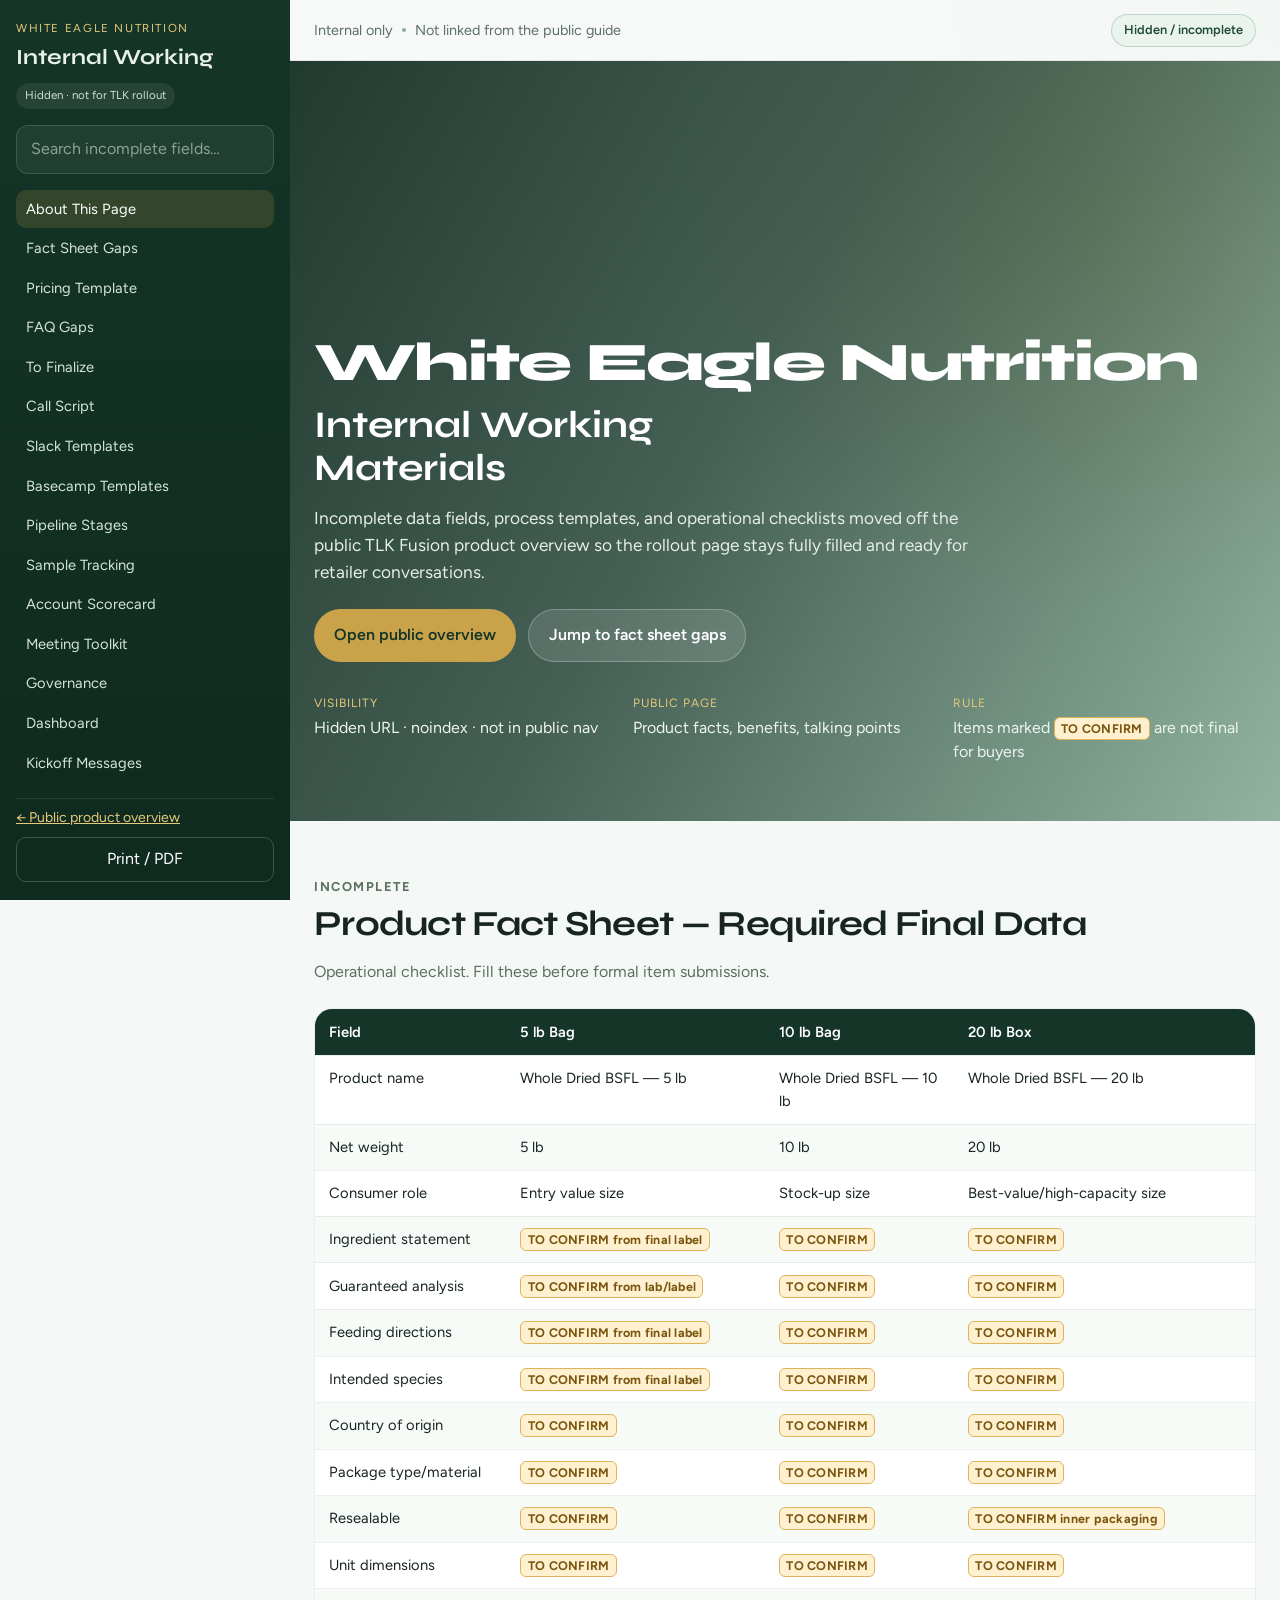
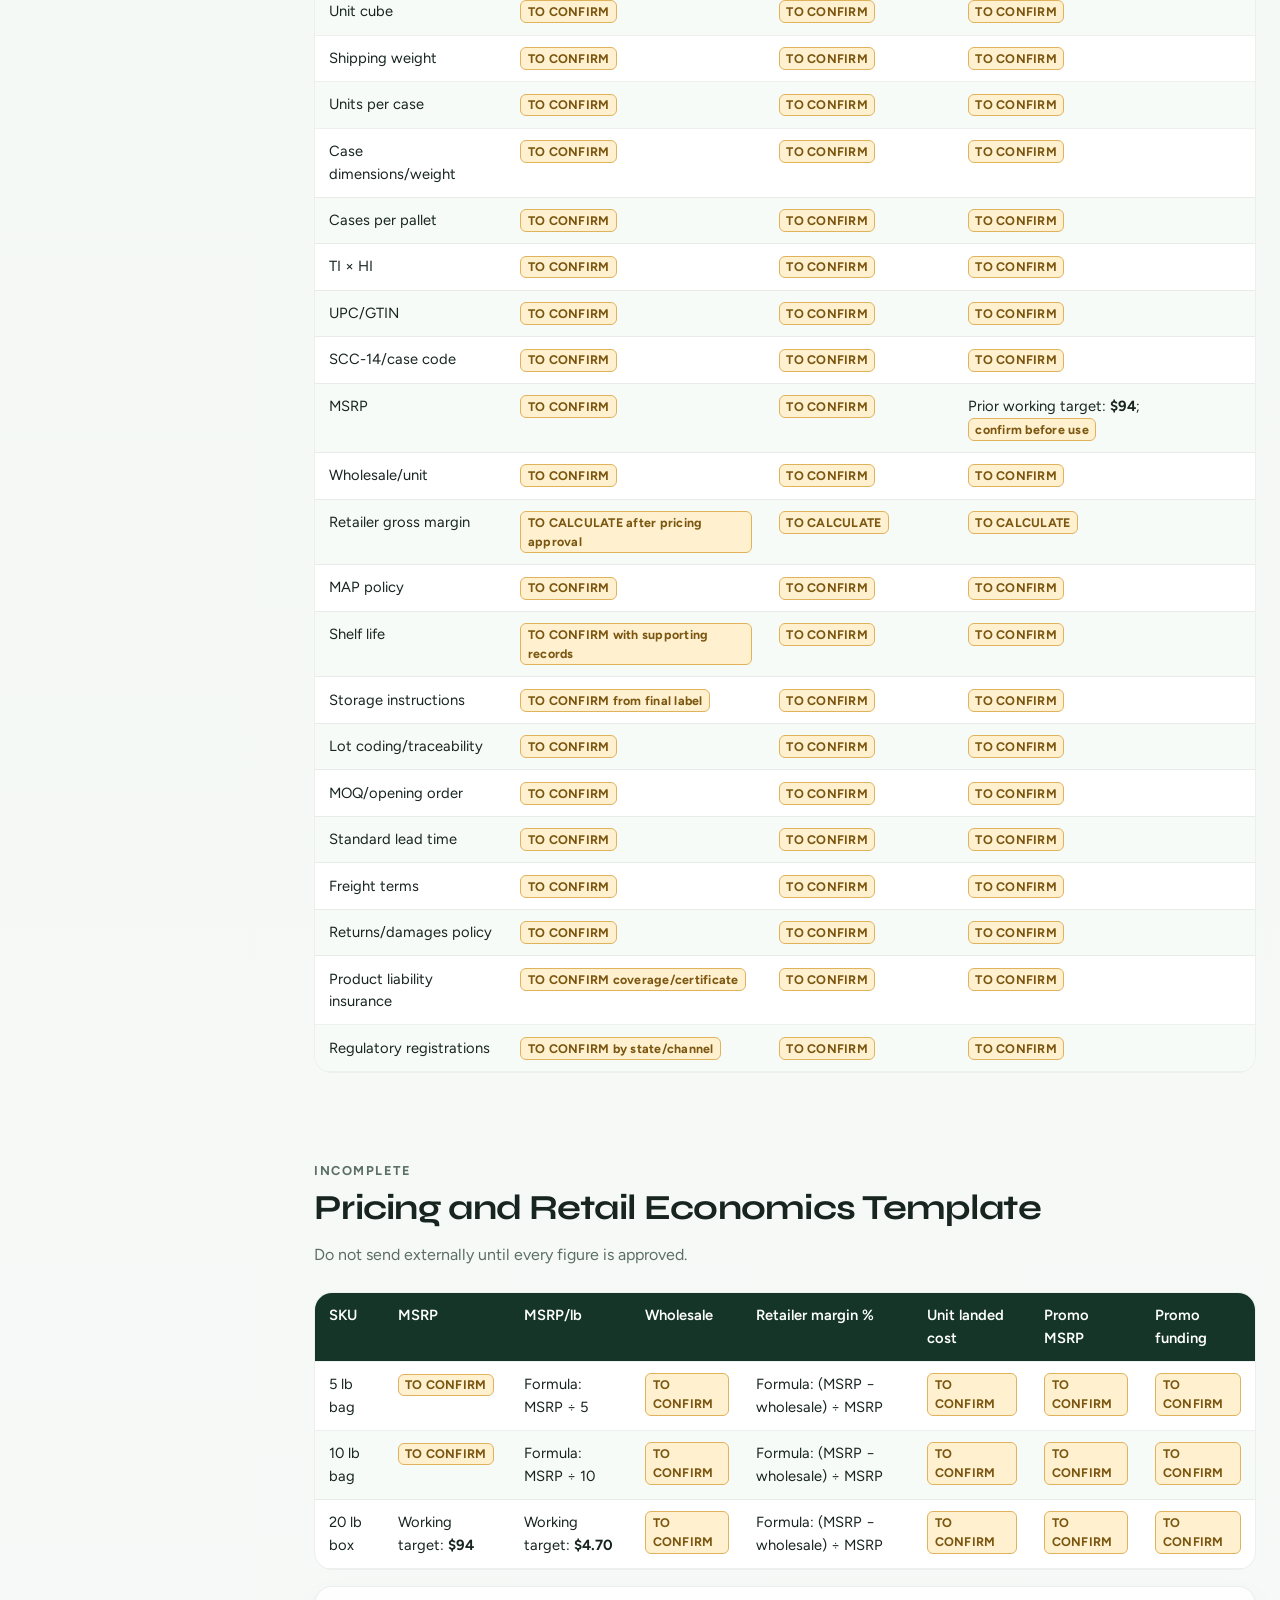
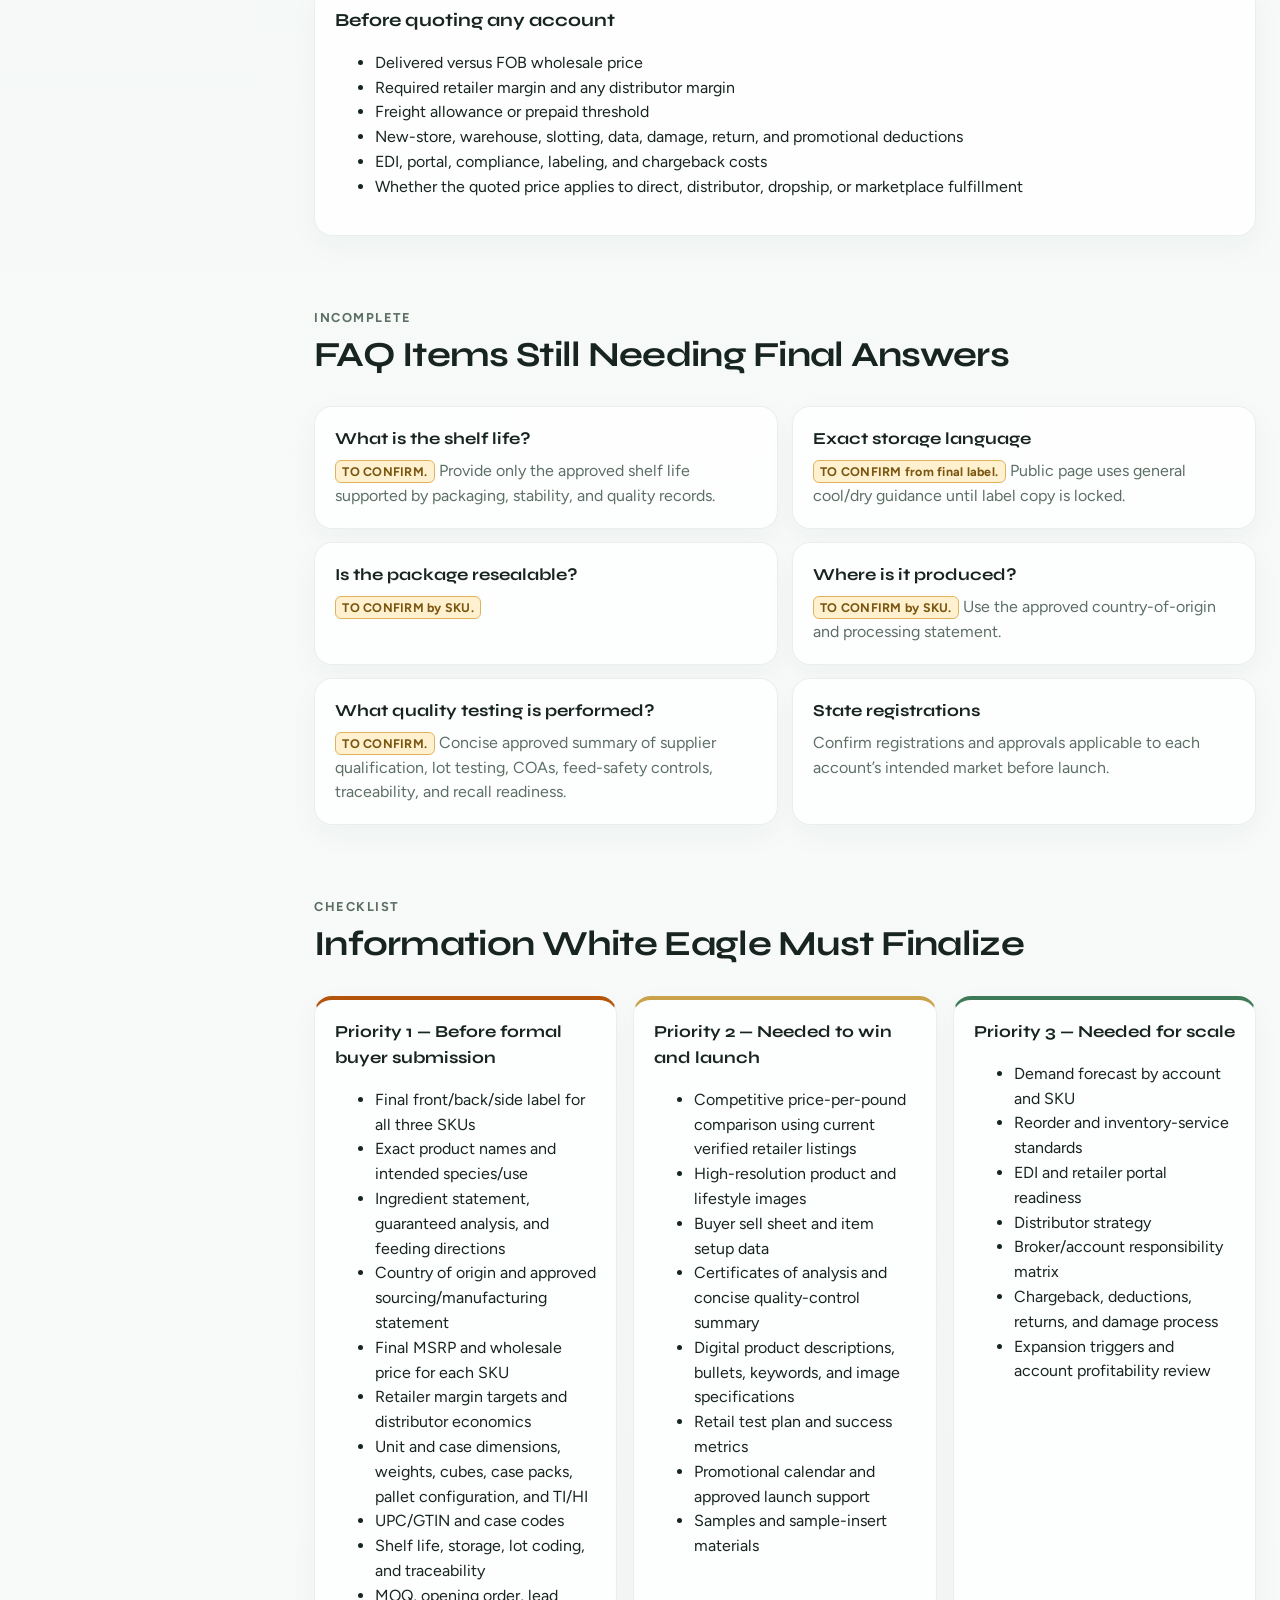
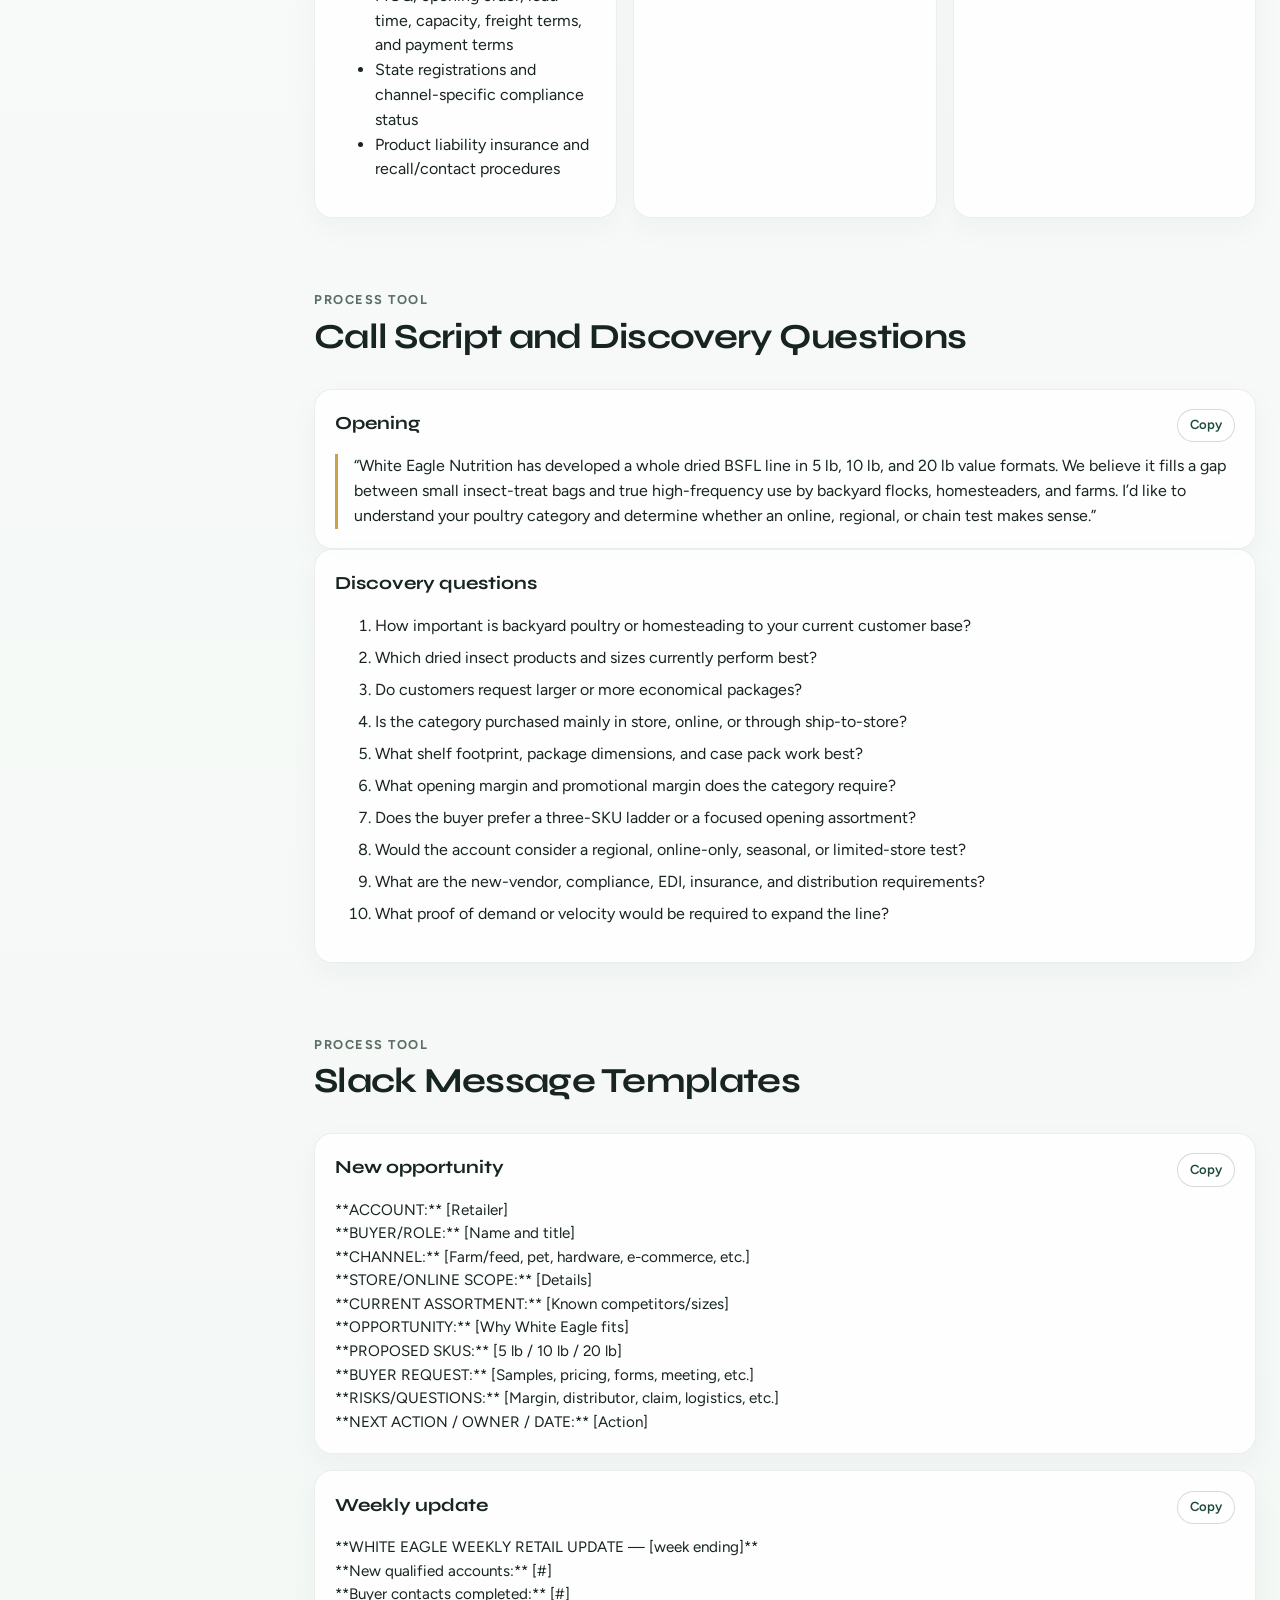
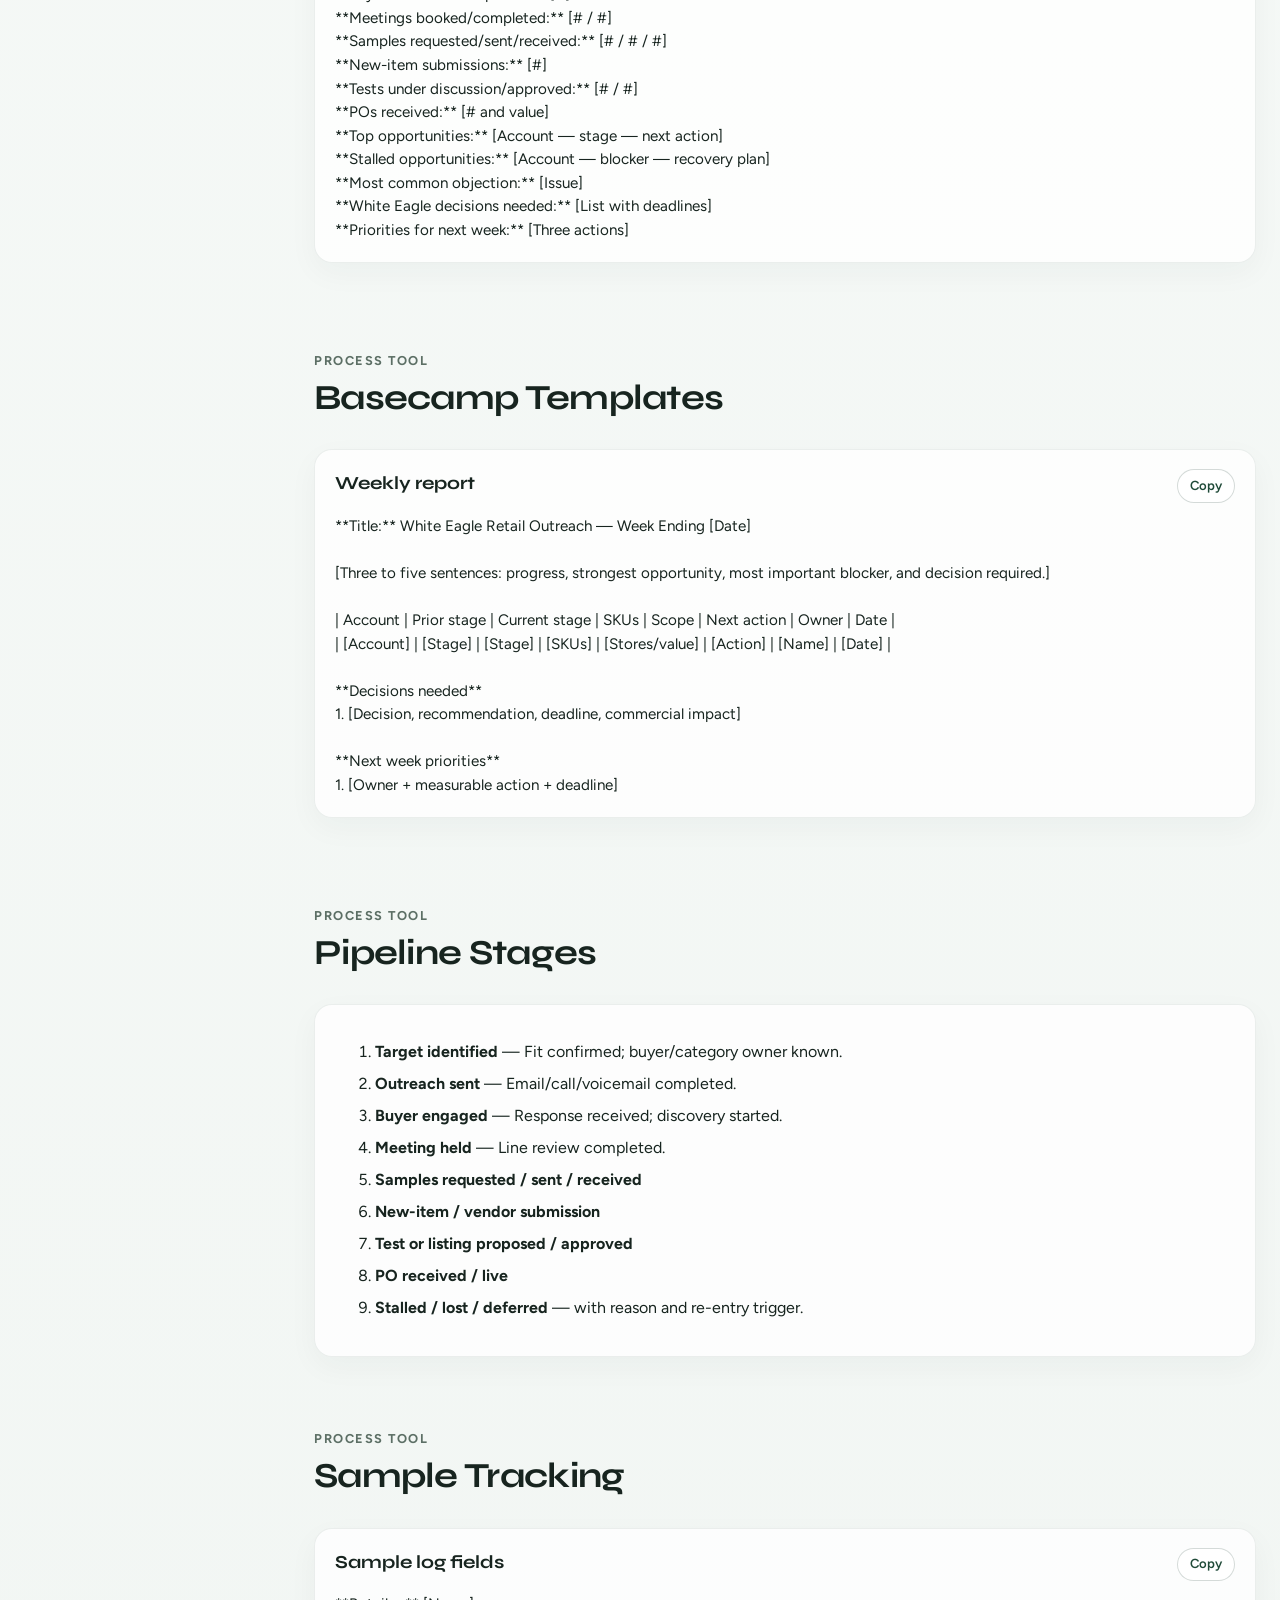
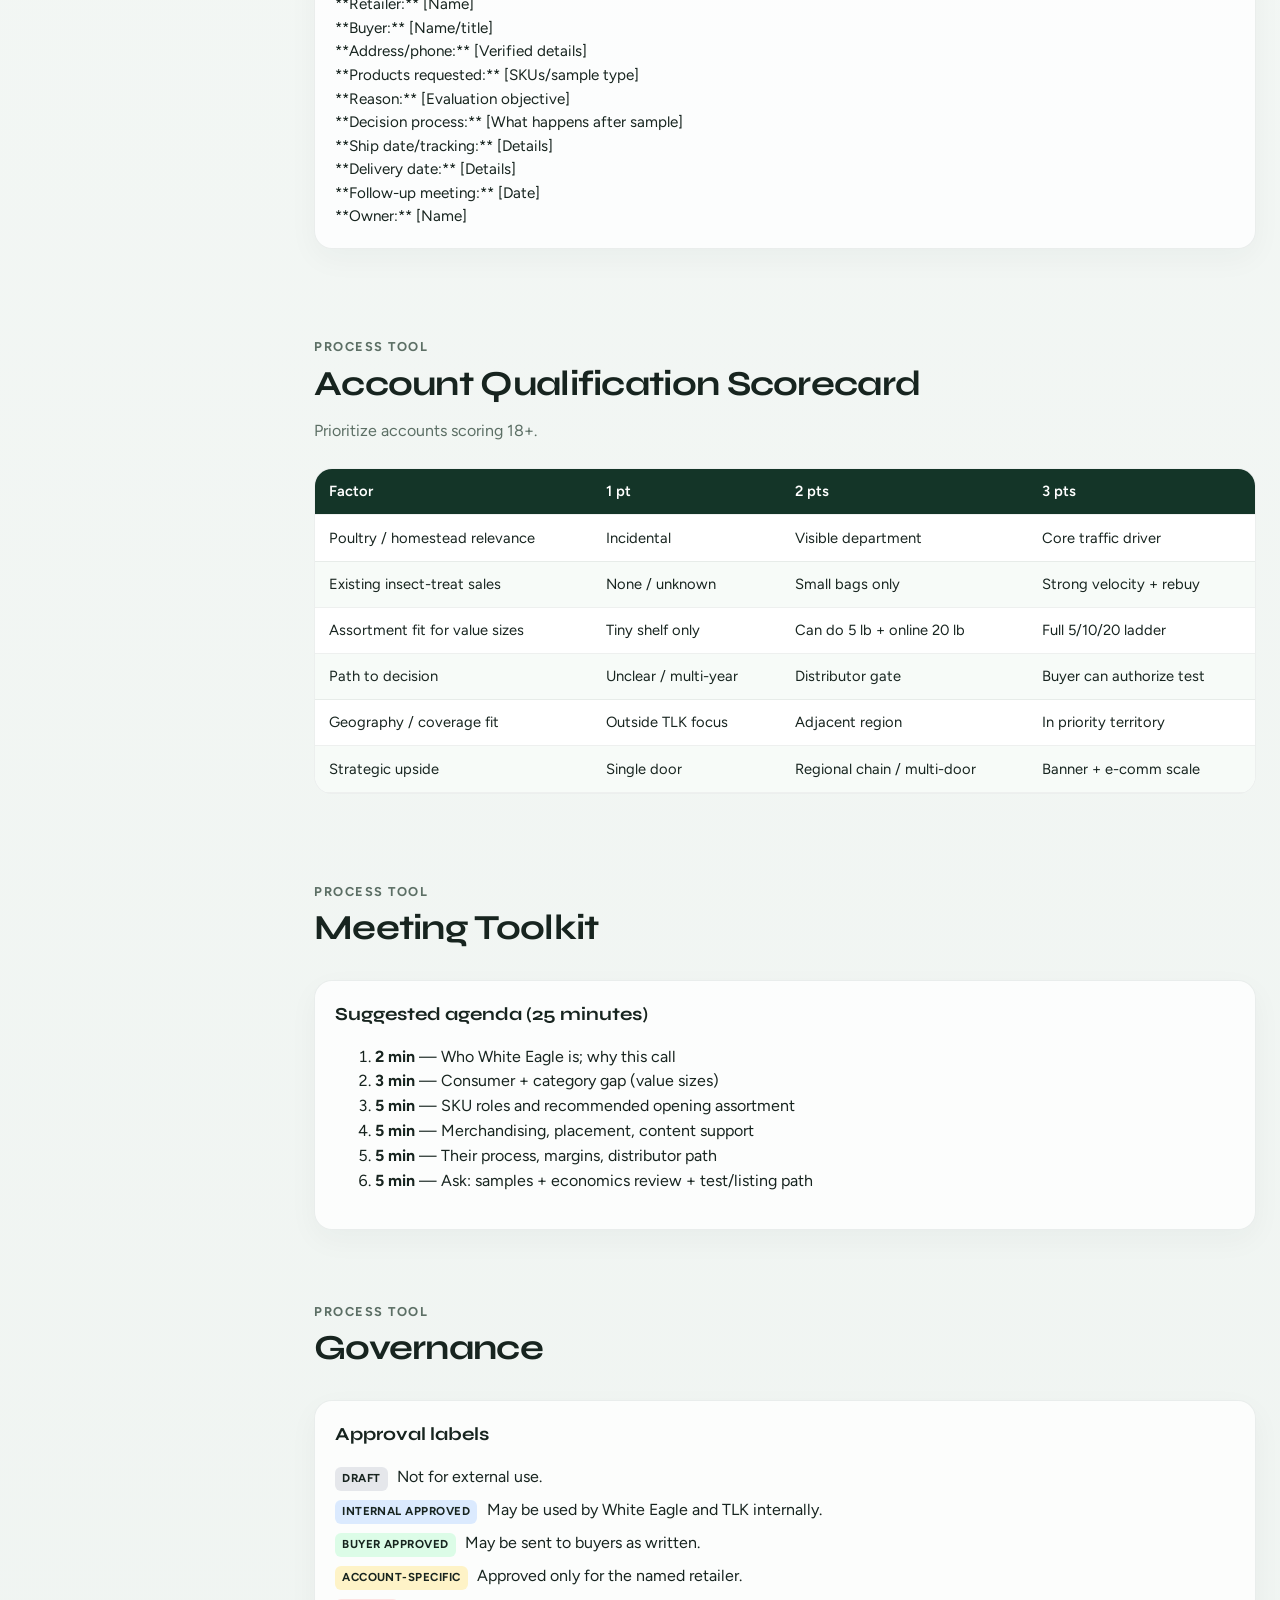
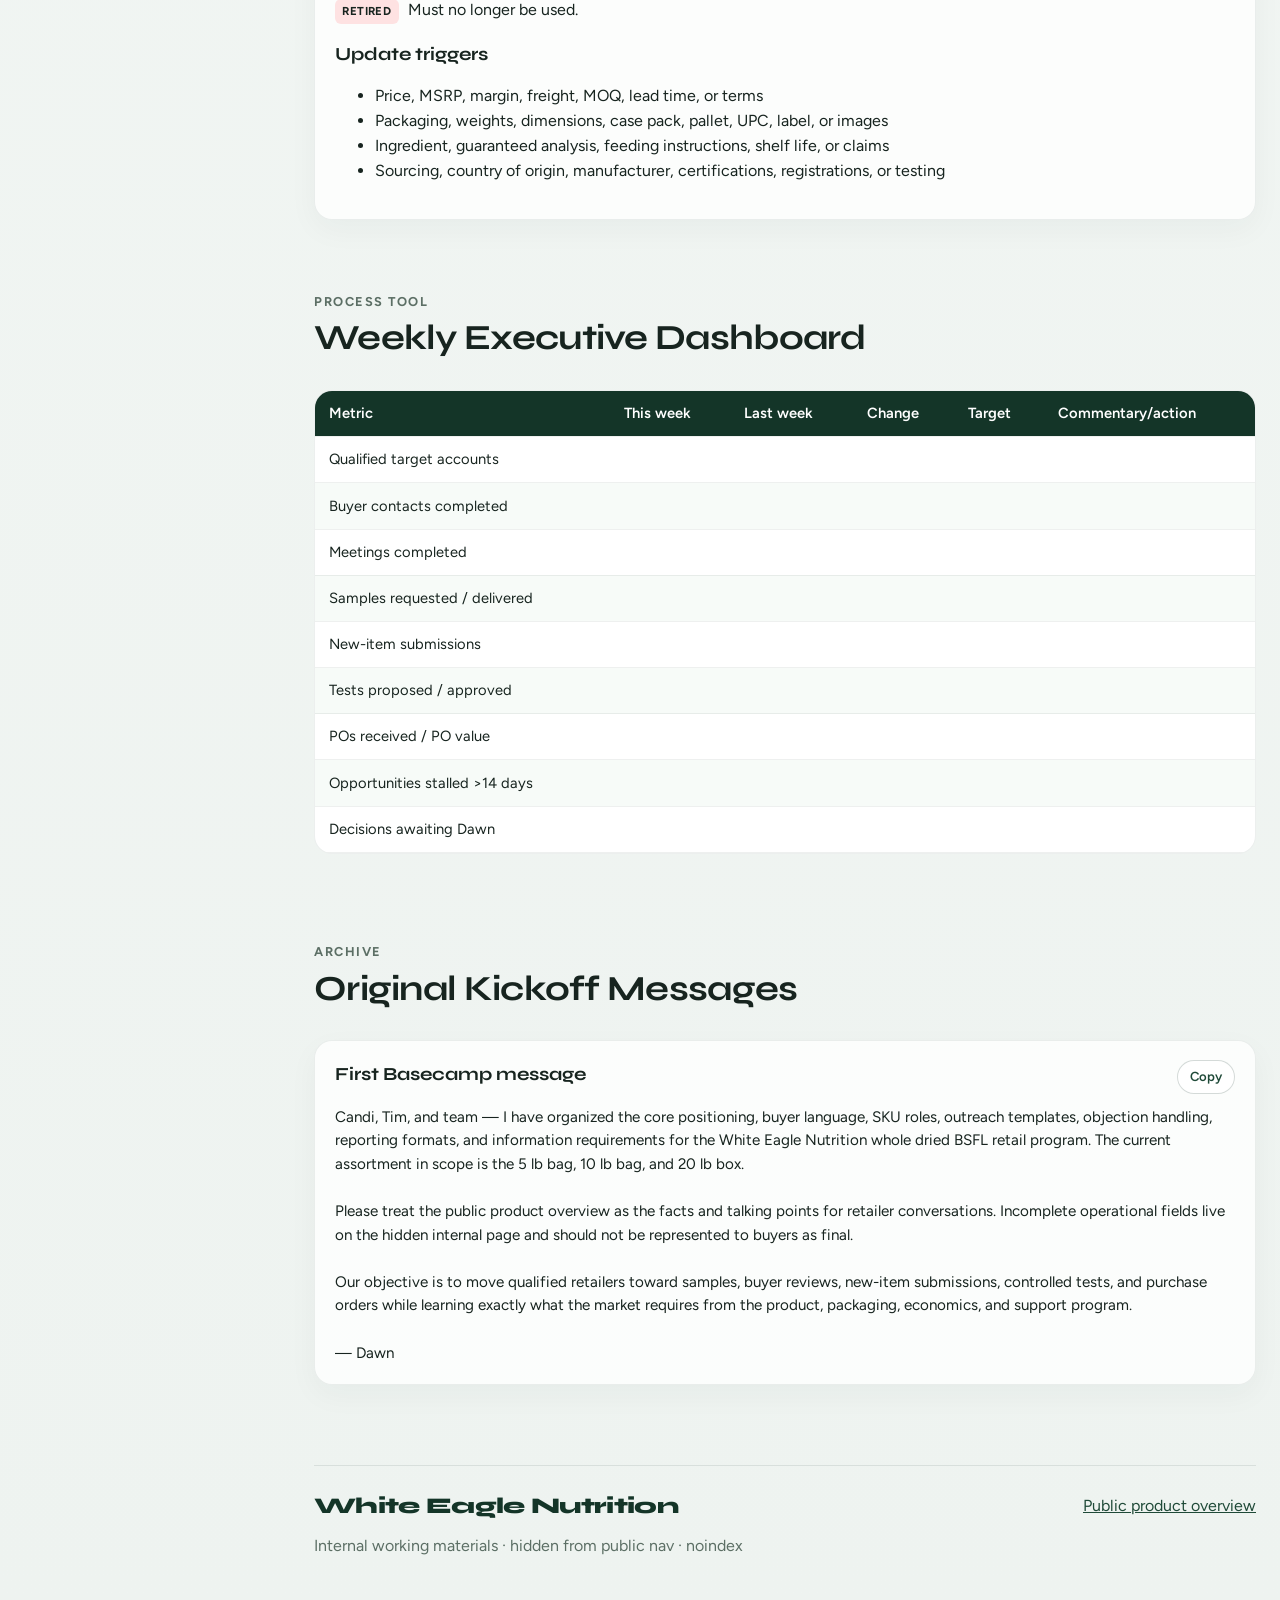
<file: internal.html>
<!DOCTYPE html>
<html lang="en">
<head>
  <meta charset="UTF-8" />
  <meta name="viewport" content="width=device-width, initial-scale=1" />
  <meta name="robots" content="noindex, nofollow" />
  <title>White Eagle Nutrition — Internal Working Materials (Hidden)</title>
  <meta name="description" content="Internal working materials and incomplete data fields. Not linked from the public TLK Fusion product overview." />
  <link rel="preconnect" href="https://fonts.googleapis.com" />
  <link rel="preconnect" href="https://fonts.gstatic.com" crossorigin />
  <link href="https://fonts.googleapis.com/css2?family=Figtree:ital,wght@0,400;0,500;0,600;0,700;1,400&family=Syne:wght@600;700;800&display=swap" rel="stylesheet" />
  <link rel="stylesheet" href="styles.css" />
  <!-- Anonymous pageview analytics. No form contents or session replay. -->
  <script defer src="posthog.js"></script>
</head>
<body>
  <a class="skip-link" href="#main">Skip to content</a>

  <div class="app-shell">
    <aside class="sidebar" id="sidebar" aria-label="Internal navigation">
      <div class="sidebar-brand">
        <p class="eyebrow">White Eagle Nutrition</p>
        <strong>Internal Working</strong>
        <span class="version-pill">Hidden · not for TLK rollout</span>
      </div>

      <label class="search-wrap" for="nav-search">
        <span class="sr-only">Search</span>
        <input id="nav-search" type="search" placeholder="Search incomplete fields…" autocomplete="off" />
      </label>

      <nav class="nav-list" id="nav-list">
        <a href="#note" data-keywords="hidden note purpose">About This Page</a>
        <a href="#fact-sheet" data-keywords="fact sheet upc msrp dimensions to confirm">Fact Sheet Gaps</a>
        <a href="#pricing" data-keywords="pricing economics margin wholesale">Pricing Template</a>
        <a href="#faq-gaps" data-keywords="shelf life origin resealable testing">FAQ Gaps</a>
        <a href="#finalize" data-keywords="finalize priority white eagle data">To Finalize</a>
        <a href="#calls" data-keywords="call script discovery">Call Script</a>
        <a href="#slack" data-keywords="slack messages pipeline">Slack Templates</a>
        <a href="#basecamp" data-keywords="basecamp report memo">Basecamp Templates</a>
        <a href="#pipeline" data-keywords="pipeline stages">Pipeline Stages</a>
        <a href="#samples" data-keywords="sample program tracking">Sample Tracking</a>
        <a href="#qualification" data-keywords="account scorecard">Account Scorecard</a>
        <a href="#meeting" data-keywords="meeting agenda toolkit">Meeting Toolkit</a>
        <a href="#governance" data-keywords="governance change log">Governance</a>
        <a href="#dashboard" data-keywords="dashboard metrics">Dashboard</a>
        <a href="#first-messages" data-keywords="basecamp slack kickoff">Kickoff Messages</a>
      </nav>

      <div class="sidebar-footer">
        <a href="/">← Public product overview</a>
        <button type="button" class="ghost-btn" id="print-btn">Print / PDF</button>
      </div>
    </aside>

    <div class="main-column">
      <header class="topbar">
        <button type="button" class="menu-btn" id="menu-btn" aria-label="Open navigation" aria-controls="sidebar" aria-expanded="false">
          <span></span><span></span><span></span>
        </button>
        <div class="topbar-meta">
          <span>Internal only</span>
          <span class="dot" aria-hidden="true"></span>
          <span>Not linked from the public guide</span>
        </div>
        <div class="status-chip" title="Hidden working materials">
          Hidden / incomplete
        </div>
      </header>

      <main id="main">
        <section class="hero" id="note">
          <div class="hero-atmosphere" aria-hidden="true"></div>
          <div class="hero-inner">
            <p class="brand-mark">White Eagle Nutrition</p>
            <h1>Internal Working Materials</h1>
            <p class="hero-lede">
              Incomplete data fields, process templates, and operational checklists moved off the public TLK Fusion product overview so the rollout page stays fully filled and ready for retailer conversations.
            </p>
            <div class="hero-actions">
              <a class="btn primary" href="/">Open public overview</a>
              <a class="btn secondary" href="#fact-sheet">Jump to fact sheet gaps</a>
            </div>
            <dl class="hero-meta">
              <div>
                <dt>Visibility</dt>
                <dd>Hidden URL · noindex · not in public nav</dd>
              </div>
              <div>
                <dt>Public page</dt>
                <dd>Product facts, benefits, talking points</dd>
              </div>
              <div>
                <dt>Rule</dt>
                <dd>Items marked <span class="to-confirm">TO CONFIRM</span> are not final for buyers</dd>
              </div>
            </dl>
          </div>
        </section>

        <section class="section" id="fact-sheet">
          <div class="section-head">
            <p class="section-kicker">Incomplete</p>
            <h2>Product Fact Sheet — Required Final Data</h2>
            <p>Operational checklist. Fill these before formal item submissions.</p>
          </div>
          <div class="table-wrap">
            <table class="data-table">
              <thead>
                <tr>
                  <th>Field</th>
                  <th>5 lb Bag</th>
                  <th>10 lb Bag</th>
                  <th>20 lb Box</th>
                </tr>
              </thead>
              <tbody>
                <tr><td>Product name</td><td>Whole Dried BSFL — 5 lb</td><td>Whole Dried BSFL — 10 lb</td><td>Whole Dried BSFL — 20 lb</td></tr>
                <tr><td>Net weight</td><td>5 lb</td><td>10 lb</td><td>20 lb</td></tr>
                <tr><td>Consumer role</td><td>Entry value size</td><td>Stock-up size</td><td>Best-value/high-capacity size</td></tr>
                <tr><td>Ingredient statement</td><td><span class="to-confirm">TO CONFIRM from final label</span></td><td><span class="to-confirm">TO CONFIRM</span></td><td><span class="to-confirm">TO CONFIRM</span></td></tr>
                <tr><td>Guaranteed analysis</td><td><span class="to-confirm">TO CONFIRM from lab/label</span></td><td><span class="to-confirm">TO CONFIRM</span></td><td><span class="to-confirm">TO CONFIRM</span></td></tr>
                <tr><td>Feeding directions</td><td><span class="to-confirm">TO CONFIRM from final label</span></td><td><span class="to-confirm">TO CONFIRM</span></td><td><span class="to-confirm">TO CONFIRM</span></td></tr>
                <tr><td>Intended species</td><td><span class="to-confirm">TO CONFIRM from final label</span></td><td><span class="to-confirm">TO CONFIRM</span></td><td><span class="to-confirm">TO CONFIRM</span></td></tr>
                <tr><td>Country of origin</td><td><span class="to-confirm">TO CONFIRM</span></td><td><span class="to-confirm">TO CONFIRM</span></td><td><span class="to-confirm">TO CONFIRM</span></td></tr>
                <tr><td>Package type/material</td><td><span class="to-confirm">TO CONFIRM</span></td><td><span class="to-confirm">TO CONFIRM</span></td><td><span class="to-confirm">TO CONFIRM</span></td></tr>
                <tr><td>Resealable</td><td><span class="to-confirm">TO CONFIRM</span></td><td><span class="to-confirm">TO CONFIRM</span></td><td><span class="to-confirm">TO CONFIRM inner packaging</span></td></tr>
                <tr><td>Unit dimensions</td><td><span class="to-confirm">TO CONFIRM</span></td><td><span class="to-confirm">TO CONFIRM</span></td><td><span class="to-confirm">TO CONFIRM</span></td></tr>
                <tr><td>Unit cube</td><td><span class="to-confirm">TO CONFIRM</span></td><td><span class="to-confirm">TO CONFIRM</span></td><td><span class="to-confirm">TO CONFIRM</span></td></tr>
                <tr><td>Shipping weight</td><td><span class="to-confirm">TO CONFIRM</span></td><td><span class="to-confirm">TO CONFIRM</span></td><td><span class="to-confirm">TO CONFIRM</span></td></tr>
                <tr><td>Units per case</td><td><span class="to-confirm">TO CONFIRM</span></td><td><span class="to-confirm">TO CONFIRM</span></td><td><span class="to-confirm">TO CONFIRM</span></td></tr>
                <tr><td>Case dimensions/weight</td><td><span class="to-confirm">TO CONFIRM</span></td><td><span class="to-confirm">TO CONFIRM</span></td><td><span class="to-confirm">TO CONFIRM</span></td></tr>
                <tr><td>Cases per pallet</td><td><span class="to-confirm">TO CONFIRM</span></td><td><span class="to-confirm">TO CONFIRM</span></td><td><span class="to-confirm">TO CONFIRM</span></td></tr>
                <tr><td>TI × HI</td><td><span class="to-confirm">TO CONFIRM</span></td><td><span class="to-confirm">TO CONFIRM</span></td><td><span class="to-confirm">TO CONFIRM</span></td></tr>
                <tr><td>UPC/GTIN</td><td><span class="to-confirm">TO CONFIRM</span></td><td><span class="to-confirm">TO CONFIRM</span></td><td><span class="to-confirm">TO CONFIRM</span></td></tr>
                <tr><td>SCC-14/case code</td><td><span class="to-confirm">TO CONFIRM</span></td><td><span class="to-confirm">TO CONFIRM</span></td><td><span class="to-confirm">TO CONFIRM</span></td></tr>
                <tr><td>MSRP</td><td><span class="to-confirm">TO CONFIRM</span></td><td><span class="to-confirm">TO CONFIRM</span></td><td>Prior working target: <strong>$94</strong>; <span class="to-confirm">confirm before use</span></td></tr>
                <tr><td>Wholesale/unit</td><td><span class="to-confirm">TO CONFIRM</span></td><td><span class="to-confirm">TO CONFIRM</span></td><td><span class="to-confirm">TO CONFIRM</span></td></tr>
                <tr><td>Retailer gross margin</td><td><span class="to-confirm">TO CALCULATE after pricing approval</span></td><td><span class="to-confirm">TO CALCULATE</span></td><td><span class="to-confirm">TO CALCULATE</span></td></tr>
                <tr><td>MAP policy</td><td><span class="to-confirm">TO CONFIRM</span></td><td><span class="to-confirm">TO CONFIRM</span></td><td><span class="to-confirm">TO CONFIRM</span></td></tr>
                <tr><td>Shelf life</td><td><span class="to-confirm">TO CONFIRM with supporting records</span></td><td><span class="to-confirm">TO CONFIRM</span></td><td><span class="to-confirm">TO CONFIRM</span></td></tr>
                <tr><td>Storage instructions</td><td><span class="to-confirm">TO CONFIRM from final label</span></td><td><span class="to-confirm">TO CONFIRM</span></td><td><span class="to-confirm">TO CONFIRM</span></td></tr>
                <tr><td>Lot coding/traceability</td><td><span class="to-confirm">TO CONFIRM</span></td><td><span class="to-confirm">TO CONFIRM</span></td><td><span class="to-confirm">TO CONFIRM</span></td></tr>
                <tr><td>MOQ/opening order</td><td><span class="to-confirm">TO CONFIRM</span></td><td><span class="to-confirm">TO CONFIRM</span></td><td><span class="to-confirm">TO CONFIRM</span></td></tr>
                <tr><td>Standard lead time</td><td><span class="to-confirm">TO CONFIRM</span></td><td><span class="to-confirm">TO CONFIRM</span></td><td><span class="to-confirm">TO CONFIRM</span></td></tr>
                <tr><td>Freight terms</td><td><span class="to-confirm">TO CONFIRM</span></td><td><span class="to-confirm">TO CONFIRM</span></td><td><span class="to-confirm">TO CONFIRM</span></td></tr>
                <tr><td>Returns/damages policy</td><td><span class="to-confirm">TO CONFIRM</span></td><td><span class="to-confirm">TO CONFIRM</span></td><td><span class="to-confirm">TO CONFIRM</span></td></tr>
                <tr><td>Product liability insurance</td><td><span class="to-confirm">TO CONFIRM coverage/certificate</span></td><td><span class="to-confirm">TO CONFIRM</span></td><td><span class="to-confirm">TO CONFIRM</span></td></tr>
                <tr><td>Regulatory registrations</td><td><span class="to-confirm">TO CONFIRM by state/channel</span></td><td><span class="to-confirm">TO CONFIRM</span></td><td><span class="to-confirm">TO CONFIRM</span></td></tr>
              </tbody>
            </table>
          </div>
        </section>

        <section class="section" id="pricing">
          <div class="section-head">
            <p class="section-kicker">Incomplete</p>
            <h2>Pricing and Retail Economics Template</h2>
            <p>Do not send externally until every figure is approved.</p>
          </div>
          <div class="table-wrap">
            <table class="data-table">
              <thead>
                <tr>
                  <th>SKU</th>
                  <th>MSRP</th>
                  <th>MSRP/lb</th>
                  <th>Wholesale</th>
                  <th>Retailer margin %</th>
                  <th>Unit landed cost</th>
                  <th>Promo MSRP</th>
                  <th>Promo funding</th>
                </tr>
              </thead>
              <tbody>
                <tr>
                  <td>5 lb bag</td>
                  <td><span class="to-confirm">TO CONFIRM</span></td>
                  <td>Formula: MSRP ÷ 5</td>
                  <td><span class="to-confirm">TO CONFIRM</span></td>
                  <td>Formula: (MSRP − wholesale) ÷ MSRP</td>
                  <td><span class="to-confirm">TO CONFIRM</span></td>
                  <td><span class="to-confirm">TO CONFIRM</span></td>
                  <td><span class="to-confirm">TO CONFIRM</span></td>
                </tr>
                <tr>
                  <td>10 lb bag</td>
                  <td><span class="to-confirm">TO CONFIRM</span></td>
                  <td>Formula: MSRP ÷ 10</td>
                  <td><span class="to-confirm">TO CONFIRM</span></td>
                  <td>Formula: (MSRP − wholesale) ÷ MSRP</td>
                  <td><span class="to-confirm">TO CONFIRM</span></td>
                  <td><span class="to-confirm">TO CONFIRM</span></td>
                  <td><span class="to-confirm">TO CONFIRM</span></td>
                </tr>
                <tr>
                  <td>20 lb box</td>
                  <td>Working target: <strong>$94</strong></td>
                  <td>Working target: <strong>$4.70</strong></td>
                  <td><span class="to-confirm">TO CONFIRM</span></td>
                  <td>Formula: (MSRP − wholesale) ÷ MSRP</td>
                  <td><span class="to-confirm">TO CONFIRM</span></td>
                  <td><span class="to-confirm">TO CONFIRM</span></td>
                  <td><span class="to-confirm">TO CONFIRM</span></td>
                </tr>
              </tbody>
            </table>
          </div>
          <div class="content-block">
            <h3>Before quoting any account</h3>
            <ul>
              <li>Delivered versus FOB wholesale price</li>
              <li>Required retailer margin and any distributor margin</li>
              <li>Freight allowance or prepaid threshold</li>
              <li>New-store, warehouse, slotting, data, damage, return, and promotional deductions</li>
              <li>EDI, portal, compliance, labeling, and chargeback costs</li>
              <li>Whether the quoted price applies to direct, distributor, dropship, or marketplace fulfillment</li>
            </ul>
          </div>
        </section>

        <section class="section" id="faq-gaps">
          <div class="section-head">
            <p class="section-kicker">Incomplete</p>
            <h2>FAQ Items Still Needing Final Answers</h2>
          </div>
          <div class="faq-grid">
            <article>
              <h3>What is the shelf life?</h3>
              <p><span class="to-confirm">TO CONFIRM.</span> Provide only the approved shelf life supported by packaging, stability, and quality records.</p>
            </article>
            <article>
              <h3>Exact storage language</h3>
              <p><span class="to-confirm">TO CONFIRM from final label.</span> Public page uses general cool/dry guidance until label copy is locked.</p>
            </article>
            <article>
              <h3>Is the package resealable?</h3>
              <p><span class="to-confirm">TO CONFIRM by SKU.</span></p>
            </article>
            <article>
              <h3>Where is it produced?</h3>
              <p><span class="to-confirm">TO CONFIRM by SKU.</span> Use the approved country-of-origin and processing statement.</p>
            </article>
            <article>
              <h3>What quality testing is performed?</h3>
              <p><span class="to-confirm">TO CONFIRM.</span> Concise approved summary of supplier qualification, lot testing, COAs, feed-safety controls, traceability, and recall readiness.</p>
            </article>
            <article>
              <h3>State registrations</h3>
              <p>Confirm registrations and approvals applicable to each account’s intended market before launch.</p>
            </article>
          </div>
        </section>

        <section class="section" id="finalize">
          <div class="section-head">
            <p class="section-kicker">Checklist</p>
            <h2>Information White Eagle Must Finalize</h2>
          </div>
          <div class="priority-grid">
            <article class="priority p1">
              <h3>Priority 1 — Before formal buyer submission</h3>
              <ul>
                <li>Final front/back/side label for all three SKUs</li>
                <li>Exact product names and intended species/use</li>
                <li>Ingredient statement, guaranteed analysis, and feeding directions</li>
                <li>Country of origin and approved sourcing/manufacturing statement</li>
                <li>Final MSRP and wholesale price for each SKU</li>
                <li>Retailer margin targets and distributor economics</li>
                <li>Unit and case dimensions, weights, cubes, case packs, pallet configuration, and TI/HI</li>
                <li>UPC/GTIN and case codes</li>
                <li>Shelf life, storage, lot coding, and traceability</li>
                <li>MOQ, opening order, lead time, capacity, freight terms, and payment terms</li>
                <li>State registrations and channel-specific compliance status</li>
                <li>Product liability insurance and recall/contact procedures</li>
              </ul>
            </article>
            <article class="priority p2">
              <h3>Priority 2 — Needed to win and launch</h3>
              <ul>
                <li>Competitive price-per-pound comparison using current verified retailer listings</li>
                <li>High-resolution product and lifestyle images</li>
                <li>Buyer sell sheet and item setup data</li>
                <li>Certificates of analysis and concise quality-control summary</li>
                <li>Digital product descriptions, bullets, keywords, and image specifications</li>
                <li>Retail test plan and success metrics</li>
                <li>Promotional calendar and approved launch support</li>
                <li>Samples and sample-insert materials</li>
              </ul>
            </article>
            <article class="priority p3">
              <h3>Priority 3 — Needed for scale</h3>
              <ul>
                <li>Demand forecast by account and SKU</li>
                <li>Reorder and inventory-service standards</li>
                <li>EDI and retailer portal readiness</li>
                <li>Distributor strategy</li>
                <li>Broker/account responsibility matrix</li>
                <li>Chargeback, deductions, returns, and damage process</li>
                <li>Expansion triggers and account profitability review</li>
              </ul>
            </article>
          </div>
        </section>

        <section class="section" id="calls">
          <div class="section-head">
            <p class="section-kicker">Process tool</p>
            <h2>Call Script and Discovery Questions</h2>
          </div>
          <div class="content-block" data-copy-block>
            <header class="inline-head">
              <h3>Opening</h3>
              <button type="button" class="copy-btn" data-copy>Copy</button>
            </header>
            <blockquote class="copy-text">“White Eagle Nutrition has developed a whole dried BSFL line in 5 lb, 10 lb, and 20 lb value formats. We believe it fills a gap between small insect-treat bags and true high-frequency use by backyard flocks, homesteaders, and farms. I’d like to understand your poultry category and determine whether an online, regional, or chain test makes sense.”</blockquote>
          </div>
          <div class="content-block">
            <h3>Discovery questions</h3>
            <ol class="discovery-list">
              <li>How important is backyard poultry or homesteading to your current customer base?</li>
              <li>Which dried insect products and sizes currently perform best?</li>
              <li>Do customers request larger or more economical packages?</li>
              <li>Is the category purchased mainly in store, online, or through ship-to-store?</li>
              <li>What shelf footprint, package dimensions, and case pack work best?</li>
              <li>What opening margin and promotional margin does the category require?</li>
              <li>Does the buyer prefer a three-SKU ladder or a focused opening assortment?</li>
              <li>Would the account consider a regional, online-only, seasonal, or limited-store test?</li>
              <li>What are the new-vendor, compliance, EDI, insurance, and distribution requirements?</li>
              <li>What proof of demand or velocity would be required to expand the line?</li>
            </ol>
          </div>
        </section>

        <section class="section" id="slack">
          <div class="section-head">
            <p class="section-kicker">Process tool</p>
            <h2>Slack Message Templates</h2>
          </div>
          <article class="template-card" data-copy-block>
            <header><h3>New opportunity</h3><button type="button" class="copy-btn" data-copy>Copy</button></header>
            <pre class="copy-text">**ACCOUNT:** [Retailer]
**BUYER/ROLE:** [Name and title]
**CHANNEL:** [Farm/feed, pet, hardware, e-commerce, etc.]
**STORE/ONLINE SCOPE:** [Details]
**CURRENT ASSORTMENT:** [Known competitors/sizes]
**OPPORTUNITY:** [Why White Eagle fits]
**PROPOSED SKUS:** [5 lb / 10 lb / 20 lb]
**BUYER REQUEST:** [Samples, pricing, forms, meeting, etc.]
**RISKS/QUESTIONS:** [Margin, distributor, claim, logistics, etc.]
**NEXT ACTION / OWNER / DATE:** [Action]</pre>
          </article>
          <article class="template-card" data-copy-block>
            <header><h3>Weekly update</h3><button type="button" class="copy-btn" data-copy>Copy</button></header>
            <pre class="copy-text">**WHITE EAGLE WEEKLY RETAIL UPDATE — [week ending]**
**New qualified accounts:** [#]
**Buyer contacts completed:** [#]
**Meetings booked/completed:** [# / #]
**Samples requested/sent/received:** [# / # / #]
**New-item submissions:** [#]
**Tests under discussion/approved:** [# / #]
**POs received:** [# and value]
**Top opportunities:** [Account — stage — next action]
**Stalled opportunities:** [Account — blocker — recovery plan]
**Most common objection:** [Issue]
**White Eagle decisions needed:** [List with deadlines]
**Priorities for next week:** [Three actions]</pre>
          </article>
        </section>

        <section class="section" id="basecamp">
          <div class="section-head">
            <p class="section-kicker">Process tool</p>
            <h2>Basecamp Templates</h2>
          </div>
          <article class="template-card" data-copy-block>
            <header><h3>Weekly report</h3><button type="button" class="copy-btn" data-copy>Copy</button></header>
            <pre class="copy-text">**Title:** White Eagle Retail Outreach — Week Ending [Date]

[Three to five sentences: progress, strongest opportunity, most important blocker, and decision required.]

| Account | Prior stage | Current stage | SKUs | Scope | Next action | Owner | Date |
| [Account] | [Stage] | [Stage] | [SKUs] | [Stores/value] | [Action] | [Name] | [Date] |

**Decisions needed**
1. [Decision, recommendation, deadline, commercial impact]

**Next week priorities**
1. [Owner + measurable action + deadline]</pre>
          </article>
        </section>

        <section class="section" id="pipeline">
          <div class="section-head">
            <p class="section-kicker">Process tool</p>
            <h2>Pipeline Stages</h2>
          </div>
          <div class="content-block">
            <ol class="numbered-asks">
              <li><strong>Target identified</strong> — Fit confirmed; buyer/category owner known.</li>
              <li><strong>Outreach sent</strong> — Email/call/voicemail completed.</li>
              <li><strong>Buyer engaged</strong> — Response received; discovery started.</li>
              <li><strong>Meeting held</strong> — Line review completed.</li>
              <li><strong>Samples requested / sent / received</strong></li>
              <li><strong>New-item / vendor submission</strong></li>
              <li><strong>Test or listing proposed / approved</strong></li>
              <li><strong>PO received / live</strong></li>
              <li><strong>Stalled / lost / deferred</strong> — with reason and re-entry trigger.</li>
            </ol>
          </div>
        </section>

        <section class="section" id="samples">
          <div class="section-head">
            <p class="section-kicker">Process tool</p>
            <h2>Sample Tracking</h2>
          </div>
          <article class="template-card" data-copy-block>
            <header><h3>Sample log fields</h3><button type="button" class="copy-btn" data-copy>Copy</button></header>
            <pre class="copy-text">**Retailer:** [Name]
**Buyer:** [Name/title]
**Address/phone:** [Verified details]
**Products requested:** [SKUs/sample type]
**Reason:** [Evaluation objective]
**Decision process:** [What happens after sample]
**Ship date/tracking:** [Details]
**Delivery date:** [Details]
**Follow-up meeting:** [Date]
**Owner:** [Name]</pre>
          </article>
        </section>

        <section class="section" id="qualification">
          <div class="section-head">
            <p class="section-kicker">Process tool</p>
            <h2>Account Qualification Scorecard</h2>
            <p>Prioritize accounts scoring 18+.</p>
          </div>
          <div class="table-wrap">
            <table class="data-table">
              <thead>
                <tr>
                  <th>Factor</th>
                  <th>1 pt</th>
                  <th>2 pts</th>
                  <th>3 pts</th>
                </tr>
              </thead>
              <tbody>
                <tr>
                  <td>Poultry / homestead relevance</td>
                  <td>Incidental</td>
                  <td>Visible department</td>
                  <td>Core traffic driver</td>
                </tr>
                <tr>
                  <td>Existing insect-treat sales</td>
                  <td>None / unknown</td>
                  <td>Small bags only</td>
                  <td>Strong velocity + rebuy</td>
                </tr>
                <tr>
                  <td>Assortment fit for value sizes</td>
                  <td>Tiny shelf only</td>
                  <td>Can do 5 lb + online 20 lb</td>
                  <td>Full 5/10/20 ladder</td>
                </tr>
                <tr>
                  <td>Path to decision</td>
                  <td>Unclear / multi-year</td>
                  <td>Distributor gate</td>
                  <td>Buyer can authorize test</td>
                </tr>
                <tr>
                  <td>Geography / coverage fit</td>
                  <td>Outside TLK focus</td>
                  <td>Adjacent region</td>
                  <td>In priority territory</td>
                </tr>
                <tr>
                  <td>Strategic upside</td>
                  <td>Single door</td>
                  <td>Regional chain / multi-door</td>
                  <td>Banner + e-comm scale</td>
                </tr>
              </tbody>
            </table>
          </div>
        </section>

        <section class="section" id="meeting">
          <div class="section-head">
            <p class="section-kicker">Process tool</p>
            <h2>Meeting Toolkit</h2>
          </div>
          <div class="content-block">
            <h3>Suggested agenda (25 minutes)</h3>
            <ol>
              <li><strong>2 min</strong> — Who White Eagle is; why this call</li>
              <li><strong>3 min</strong> — Consumer + category gap (value sizes)</li>
              <li><strong>5 min</strong> — SKU roles and recommended opening assortment</li>
              <li><strong>5 min</strong> — Merchandising, placement, content support</li>
              <li><strong>5 min</strong> — Their process, margins, distributor path</li>
              <li><strong>5 min</strong> — Ask: samples + economics review + test/listing path</li>
            </ol>
          </div>
        </section>

        <section class="section" id="governance">
          <div class="section-head">
            <p class="section-kicker">Process tool</p>
            <h2>Governance</h2>
          </div>
          <div class="content-block">
            <h3>Approval labels</h3>
            <ul class="label-list">
              <li><span class="tag draft">DRAFT</span> Not for external use.</li>
              <li><span class="tag internal">INTERNAL APPROVED</span> May be used by White Eagle and TLK internally.</li>
              <li><span class="tag buyer">BUYER APPROVED</span> May be sent to buyers as written.</li>
              <li><span class="tag account">ACCOUNT-SPECIFIC</span> Approved only for the named retailer.</li>
              <li><span class="tag retired">RETIRED</span> Must no longer be used.</li>
            </ul>
            <h3>Update triggers</h3>
            <ul>
              <li>Price, MSRP, margin, freight, MOQ, lead time, or terms</li>
              <li>Packaging, weights, dimensions, case pack, pallet, UPC, label, or images</li>
              <li>Ingredient, guaranteed analysis, feeding instructions, shelf life, or claims</li>
              <li>Sourcing, country of origin, manufacturer, certifications, registrations, or testing</li>
            </ul>
          </div>
        </section>

        <section class="section" id="dashboard">
          <div class="section-head">
            <p class="section-kicker">Process tool</p>
            <h2>Weekly Executive Dashboard</h2>
          </div>
          <div class="table-wrap">
            <table class="data-table">
              <thead>
                <tr>
                  <th>Metric</th>
                  <th>This week</th>
                  <th>Last week</th>
                  <th>Change</th>
                  <th>Target</th>
                  <th>Commentary/action</th>
                </tr>
              </thead>
              <tbody>
                <tr><td>Qualified target accounts</td><td></td><td></td><td></td><td></td><td></td></tr>
                <tr><td>Buyer contacts completed</td><td></td><td></td><td></td><td></td><td></td></tr>
                <tr><td>Meetings completed</td><td></td><td></td><td></td><td></td><td></td></tr>
                <tr><td>Samples requested / delivered</td><td></td><td></td><td></td><td></td><td></td></tr>
                <tr><td>New-item submissions</td><td></td><td></td><td></td><td></td><td></td></tr>
                <tr><td>Tests proposed / approved</td><td></td><td></td><td></td><td></td><td></td></tr>
                <tr><td>POs received / PO value</td><td></td><td></td><td></td><td></td><td></td></tr>
                <tr><td>Opportunities stalled &gt;14 days</td><td></td><td></td><td></td><td></td><td></td></tr>
                <tr><td>Decisions awaiting Dawn</td><td></td><td></td><td></td><td></td><td></td></tr>
              </tbody>
            </table>
          </div>
        </section>

        <section class="section" id="first-messages">
          <div class="section-head">
            <p class="section-kicker">Archive</p>
            <h2>Original Kickoff Messages</h2>
          </div>
          <article class="template-card" data-copy-block>
            <header><h3>First Basecamp message</h3><button type="button" class="copy-btn" data-copy>Copy</button></header>
            <pre class="copy-text">Candi, Tim, and team — I have organized the core positioning, buyer language, SKU roles, outreach templates, objection handling, reporting formats, and information requirements for the White Eagle Nutrition whole dried BSFL retail program. The current assortment in scope is the 5 lb bag, 10 lb bag, and 20 lb box.

Please treat the public product overview as the facts and talking points for retailer conversations. Incomplete operational fields live on the hidden internal page and should not be represented to buyers as final.

Our objective is to move qualified retailers toward samples, buyer reviews, new-item submissions, controlled tests, and purchase orders while learning exactly what the market requires from the product, packaging, economics, and support program.

— Dawn</pre>
          </article>
        </section>

        <footer class="guide-footer">
          <div>
            <p class="brand-mark">White Eagle Nutrition</p>
            <p>Internal working materials · hidden from public nav · noindex</p>
          </div>
          <div class="footer-links">
            <a href="/">Public product overview</a>
          </div>
        </footer>
      </main>
    </div>
  </div>

  <div class="toast" id="toast" role="status" aria-live="polite">Copied</div>
  <script src="app.js"></script>
</body>
</html>
</file>
<file: styles.css>
:root {
  --forest: #143528;
  --pine: #1f4a38;
  --leaf: #3f7a58;
  --sage: #8fad97;
  --mist: #eef4f0;
  --canvas: #f7faf8;
  --ink: #17241f;
  --muted: #5c6f65;
  --gold: #c9a24a;
  --gold-soft: #e6c97a;
  --warn-bg: #fff6e8;
  --warn-border: #e0b25c;
  --info-bg: #eaf3ee;
  --danger-soft: #f3e8e6;
  --white: #ffffff;
  --shadow: 0 18px 50px rgba(20, 53, 40, 0.12);
  --radius: 18px;
  --sidebar-w: 290px;
  --font-display: "Syne", sans-serif;
  --font-body: "Figtree", sans-serif;
}

*,
*::before,
*::after {
  box-sizing: border-box;
}

html {
  scroll-behavior: smooth;
}

body {
  margin: 0;
  font-family: var(--font-body);
  color: var(--ink);
  background:
    radial-gradient(1200px 600px at 10% -10%, rgba(201, 162, 74, 0.18), transparent 55%),
    radial-gradient(900px 500px at 100% 0%, rgba(63, 122, 88, 0.16), transparent 50%),
    linear-gradient(180deg, #f4f8f5 0%, var(--canvas) 40%, #eef3f0 100%);
  line-height: 1.55;
}

img {
  max-width: 100%;
}

a {
  color: var(--pine);
}

.sr-only {
  position: absolute;
  width: 1px;
  height: 1px;
  padding: 0;
  margin: -1px;
  overflow: hidden;
  clip: rect(0, 0, 0, 0);
  border: 0;
}

.skip-link {
  position: absolute;
  left: 1rem;
  top: -3rem;
  background: var(--forest);
  color: white;
  padding: 0.6rem 1rem;
  z-index: 1000;
  border-radius: 8px;
}

.skip-link:focus {
  top: 1rem;
}

.app-shell {
  display: grid;
  grid-template-columns: var(--sidebar-w) 1fr;
  min-height: 100vh;
}

.sidebar {
  position: sticky;
  top: 0;
  height: 100vh;
  overflow: auto;
  background: linear-gradient(180deg, var(--forest) 0%, #0f2a1f 100%);
  color: #e8f0eb;
  padding: 1.25rem 1rem 1.5rem;
  display: flex;
  flex-direction: column;
  gap: 1rem;
  z-index: 40;
}

.sidebar-brand .eyebrow {
  margin: 0;
  font-size: 0.72rem;
  letter-spacing: 0.14em;
  text-transform: uppercase;
  color: var(--gold-soft);
}

.sidebar-brand strong {
  display: block;
  font-family: var(--font-display);
  font-size: 1.35rem;
  margin-top: 0.2rem;
}

.version-pill {
  display: inline-block;
  margin-top: 0.55rem;
  font-size: 0.72rem;
  padding: 0.25rem 0.55rem;
  border-radius: 999px;
  background: rgba(255, 255, 255, 0.08);
  color: #cfe0d6;
}

.search-wrap input {
  width: 100%;
  border: 1px solid rgba(255, 255, 255, 0.14);
  background: rgba(255, 255, 255, 0.06);
  color: white;
  border-radius: 12px;
  padding: 0.7rem 0.85rem;
  font: inherit;
}

.search-wrap input::placeholder {
  color: rgba(232, 240, 235, 0.55);
}

.search-wrap input:focus {
  outline: 2px solid var(--gold);
  border-color: transparent;
}

.nav-list {
  display: flex;
  flex-direction: column;
  gap: 0.15rem;
  flex: 1;
}

.nav-list a {
  color: #d5e4db;
  text-decoration: none;
  padding: 0.45rem 0.65rem;
  border-radius: 10px;
  font-size: 0.92rem;
  transition: background 0.2s ease, color 0.2s ease, transform 0.2s ease;
}

.nav-list a:hover,
.nav-list a.active {
  background: rgba(201, 162, 74, 0.18);
  color: white;
}

.nav-list a.nav-hidden {
  display: none;
}

.sidebar-footer {
  display: flex;
  flex-direction: column;
  gap: 0.55rem;
  padding-top: 0.5rem;
  border-top: 1px solid rgba(255, 255, 255, 0.1);
}

.sidebar-footer a {
  color: var(--gold-soft);
  font-size: 0.88rem;
}

.ghost-btn,
.menu-btn,
.copy-btn,
.btn {
  font: inherit;
  cursor: pointer;
}

.ghost-btn {
  border: 1px solid rgba(255, 255, 255, 0.2);
  background: transparent;
  color: white;
  border-radius: 10px;
  padding: 0.55rem 0.75rem;
}

.main-column {
  min-width: 0;
}

.topbar {
  position: sticky;
  top: 0;
  z-index: 30;
  display: flex;
  align-items: center;
  gap: 1rem;
  padding: 0.85rem 1.5rem;
  background: rgba(247, 250, 248, 0.85);
  backdrop-filter: blur(10px);
  border-bottom: 1px solid rgba(20, 53, 40, 0.08);
}

.menu-btn {
  display: none;
  flex-direction: column;
  gap: 4px;
  border: 0;
  background: transparent;
  padding: 0.35rem;
}

.menu-btn span {
  display: block;
  width: 20px;
  height: 2px;
  background: var(--forest);
}

.topbar-meta {
  display: flex;
  flex-wrap: wrap;
  align-items: center;
  gap: 0.55rem;
  color: var(--muted);
  font-size: 0.9rem;
}

.topbar-meta .dot {
  width: 4px;
  height: 4px;
  border-radius: 50%;
  background: var(--sage);
}

.status-chip {
  margin-left: auto;
  background: var(--info-bg);
  color: var(--pine);
  border: 1px solid rgba(63, 122, 88, 0.25);
  border-radius: 999px;
  padding: 0.35rem 0.75rem;
  font-size: 0.8rem;
  font-weight: 600;
}

.hero {
  position: relative;
  overflow: hidden;
  min-height: min(88vh, 760px);
  display: flex;
  align-items: flex-end;
  color: white;
}

.hero-atmosphere {
  position: absolute;
  inset: 0;
  background:
    linear-gradient(120deg, rgba(15, 42, 31, 0.92) 0%, rgba(20, 53, 40, 0.78) 45%, rgba(63, 122, 88, 0.55) 100%),
    radial-gradient(circle at 80% 20%, rgba(201, 162, 74, 0.35), transparent 40%),
    url("data:image/svg+xml,%3Csvg width='160' height='160' viewBox='0 0 160 160' xmlns='http://www.w3.org/2000/svg'%3E%3Cg fill='none' stroke='%23ffffff' stroke-opacity='0.05'%3E%3Cpath d='M0 40c20 0 20-20 40-20s20 20 40 20 20-20 40-20 20 20 40 20'/%3E%3Cpath d='M0 80c20 0 20-20 40-20s20 20 40 20 20-20 40-20 20 20 40 20'/%3E%3Cpath d='M0 120c20 0 20-20 40-20s20 20 40 20 20-20 40-20 20 20 40 20'/%3E%3C/g%3E%3C/svg%3E");
  animation: atmosphereShift 14s ease-in-out infinite alternate;
}

@keyframes atmosphereShift {
  from { transform: scale(1) translateY(0); }
  to { transform: scale(1.04) translateY(-1.5%); }
}

.hero-inner {
  position: relative;
  z-index: 1;
  width: min(980px, calc(100% - 3rem));
  margin: 0 auto 3.5rem;
  padding-top: 5rem;
  animation: riseIn 0.9s ease both;
}

@keyframes riseIn {
  from { opacity: 0; transform: translateY(18px); }
  to { opacity: 1; transform: translateY(0); }
}

.brand-mark {
  font-family: var(--font-display);
  font-weight: 800;
  font-size: clamp(2rem, 5vw, 3.4rem);
  letter-spacing: -0.03em;
  margin: 0 0 0.75rem;
  line-height: 1.05;
}

.hero h1 {
  font-family: var(--font-display);
  font-size: clamp(1.55rem, 3.4vw, 2.35rem);
  font-weight: 700;
  margin: 0 0 1rem;
  max-width: 18ch;
  line-height: 1.15;
}

.hero-lede {
  max-width: 62ch;
  font-size: 1.08rem;
  color: #e5eee8;
  margin: 0 0 1.5rem;
}

.hero-actions {
  display: flex;
  flex-wrap: wrap;
  gap: 0.75rem;
  margin-bottom: 2rem;
}

.btn {
  display: inline-flex;
  align-items: center;
  justify-content: center;
  text-decoration: none;
  border-radius: 999px;
  padding: 0.8rem 1.2rem;
  font-weight: 600;
  border: 1px solid transparent;
  transition: transform 0.2s ease, background 0.2s ease, color 0.2s ease;
}

.btn:hover {
  transform: translateY(-1px);
}

.btn.primary {
  background: var(--gold);
  color: var(--forest);
}

.btn.secondary {
  background: rgba(255, 255, 255, 0.12);
  color: white;
  border-color: rgba(255, 255, 255, 0.25);
}

.btn.ghost {
  background: transparent;
  color: white;
  border-color: rgba(255, 255, 255, 0.35);
}

.hero-meta {
  display: grid;
  grid-template-columns: repeat(3, minmax(0, 1fr));
  gap: 1rem;
  margin: 0;
}

.hero-meta dt {
  font-size: 0.75rem;
  text-transform: uppercase;
  letter-spacing: 0.08em;
  color: var(--gold-soft);
}

.hero-meta dd {
  margin: 0.2rem 0 0;
  color: #eef5f0;
}

.section {
  width: min(1100px, calc(100% - 3rem));
  margin: 0 auto;
  padding: 3.5rem 0 1rem;
  animation: fadeSection 0.7s ease both;
}

@keyframes fadeSection {
  from { opacity: 0; transform: translateY(10px); }
  to { opacity: 1; transform: none; }
}

.section-head {
  margin-bottom: 1.5rem;
}

.section-kicker {
  margin: 0 0 0.35rem;
  color: var(--leaf);
  font-size: 0.8rem;
  font-weight: 700;
  letter-spacing: 0.12em;
  text-transform: uppercase;
}

.section-head h2 {
  font-family: var(--font-display);
  font-size: clamp(1.6rem, 3vw, 2.2rem);
  margin: 0 0 0.5rem;
  letter-spacing: -0.02em;
}

.section-head p {
  margin: 0;
  color: var(--muted);
  max-width: 70ch;
}

.section.supplemental {
  border-top: 1px dashed rgba(63, 122, 88, 0.35);
  margin-top: 1rem;
}

.tool-grid {
  display: grid;
  grid-template-columns: repeat(2, minmax(0, 1fr));
  gap: 1rem;
}

.tool-card,
.content-block,
.template-card,
.sku-card,
.insight,
.priority,
.faq-grid article,
.season-grid article {
  background: rgba(255, 255, 255, 0.78);
  border: 1px solid rgba(20, 53, 40, 0.08);
  border-radius: var(--radius);
  padding: 1.2rem 1.25rem;
  box-shadow: 0 10px 30px rgba(20, 53, 40, 0.04);
}

.tool-card header,
.template-card header,
.inline-head {
  display: flex;
  justify-content: space-between;
  gap: 1rem;
  align-items: flex-start;
  margin-bottom: 0.75rem;
}

.tool-card h3,
.template-card h3,
.content-block h3,
.sku-card h3 {
  margin: 0;
  font-family: var(--font-display);
  font-size: 1.15rem;
}

.tool-card.accent {
  background: linear-gradient(160deg, #204c39, #16382b);
  color: white;
  border: 0;
}

.tool-card.accent .copy-btn {
  border-color: rgba(255, 255, 255, 0.3);
  color: white;
}

.copy-btn {
  border: 1px solid rgba(20, 53, 40, 0.18);
  background: white;
  color: var(--pine);
  border-radius: 999px;
  padding: 0.35rem 0.75rem;
  font-size: 0.82rem;
  font-weight: 600;
  white-space: nowrap;
}

.copy-btn:hover,
.copy-btn.copied {
  background: var(--pine);
  color: white;
  border-color: var(--pine);
}

.reason-row {
  margin-top: 1.25rem;
  padding: 1.25rem 1.4rem;
  border-radius: var(--radius);
  background: linear-gradient(90deg, rgba(63, 122, 88, 0.1), rgba(201, 162, 74, 0.12));
}

.reason-row h3 {
  margin: 0 0 0.75rem;
  font-family: var(--font-display);
}

.reason-row ol {
  margin: 0;
  padding-left: 1.2rem;
}

.callout {
  border-radius: var(--radius);
  padding: 1.1rem 1.25rem;
  margin: 1rem 0;
}

.callout.info {
  background: var(--info-bg);
  border: 1px solid rgba(63, 122, 88, 0.25);
}

.callout.warn {
  background: var(--warn-bg);
  border: 1px solid var(--warn-border);
}

.callout strong {
  display: block;
  margin-bottom: 0.4rem;
  font-family: var(--font-display);
}

.positioning-banner {
  margin: 1.25rem 0;
  padding: 1.5rem;
  border-radius: calc(var(--radius) + 4px);
  background:
    radial-gradient(600px 200px at 100% 0%, rgba(201, 162, 74, 0.22), transparent 50%),
    linear-gradient(135deg, var(--forest), var(--pine));
  color: white;
}

.positioning-banner .label {
  margin: 0;
  text-transform: uppercase;
  letter-spacing: 0.12em;
  font-size: 0.75rem;
  color: var(--gold-soft);
}

.positioning-banner .statement {
  font-family: var(--font-display);
  font-size: clamp(1.3rem, 2.5vw, 1.75rem);
  margin: 0.5rem 0 0.85rem;
  line-height: 1.25;
}

.two-col {
  display: grid;
  grid-template-columns: repeat(2, minmax(0, 1fr));
  gap: 1rem;
}

.check-list,
.sku-bullets {
  padding-left: 1.1rem;
}

.check-list li {
  margin-bottom: 0.4rem;
}

.numbered-asks {
  display: grid;
  gap: 0.45rem;
}

.sku-grid {
  display: grid;
  grid-template-columns: repeat(3, minmax(0, 1fr));
  gap: 1rem;
}

.sku-size {
  margin: 0;
  color: var(--leaf);
  font-weight: 700;
  letter-spacing: 0.04em;
  text-transform: uppercase;
  font-size: 0.78rem;
}

.sku-card dl {
  margin: 0.9rem 0;
}

.sku-card dt {
  font-size: 0.75rem;
  text-transform: uppercase;
  letter-spacing: 0.06em;
  color: var(--muted);
  margin-top: 0.55rem;
}

.sku-card dd {
  margin: 0.15rem 0 0;
}

.sku-card.featured {
  background: linear-gradient(180deg, #fffdf7, #fff);
  border-color: rgba(201, 162, 74, 0.45);
  box-shadow: var(--shadow);
}

.retailer-line {
  margin: 0;
  padding-top: 0.75rem;
  border-top: 1px solid rgba(20, 53, 40, 0.08);
  font-style: italic;
  color: var(--pine);
}

.benefit-grid {
  display: grid;
  grid-template-columns: repeat(2, minmax(0, 1fr));
  gap: 0.75rem;
  margin-bottom: 1rem;
}

.benefit-item {
  display: flex;
  flex-direction: column;
  gap: 0.25rem;
  padding: 1rem 1.1rem;
  border-radius: 14px;
  background: rgba(255, 255, 255, 0.75);
  border: 1px solid rgba(20, 53, 40, 0.08);
}

.benefit-item strong {
  font-family: var(--font-display);
}

.note {
  color: var(--muted);
  font-size: 0.92rem;
}

.to-confirm {
  display: inline-block;
  background: #fff1cf;
  color: #7a5610;
  border: 1px solid #e0b25c;
  border-radius: 6px;
  padding: 0.05rem 0.4rem;
  font-size: 0.78rem;
  font-weight: 700;
  letter-spacing: 0.02em;
}

.table-wrap {
  overflow-x: auto;
  border-radius: var(--radius);
  border: 1px solid rgba(20, 53, 40, 0.08);
  background: white;
  margin: 1rem 0;
}

.data-table {
  width: 100%;
  border-collapse: collapse;
  font-size: 0.92rem;
  min-width: 720px;
}

.data-table th,
.data-table td {
  padding: 0.7rem 0.85rem;
  text-align: left;
  border-bottom: 1px solid rgba(20, 53, 40, 0.07);
  vertical-align: top;
}

.data-table th {
  background: var(--forest);
  color: white;
  font-weight: 600;
  position: sticky;
  top: 0;
}

.data-table tr:nth-child(even) td {
  background: #f7fbf8;
}

.compare-table td:nth-child(3) {
  background: rgba(63, 122, 88, 0.08);
}

.compare-table tr:nth-child(even) td:nth-child(3) {
  background: rgba(63, 122, 88, 0.12);
}

.compare-table td:last-child {
  font-weight: 600;
  color: var(--pine);
}

.template-card {
  margin-bottom: 1rem;
}

.template-card pre,
pre.copy-text {
  margin: 0;
  white-space: pre-wrap;
  font-family: var(--font-body);
  font-size: 0.95rem;
  line-height: 1.55;
  color: var(--ink);
}

.subject {
  margin: 0.25rem 0 0;
  color: var(--muted);
  font-size: 0.92rem;
}

.discovery-list li {
  margin-bottom: 0.45rem;
}

.accordion details {
  background: rgba(255, 255, 255, 0.8);
  border: 1px solid rgba(20, 53, 40, 0.08);
  border-radius: 14px;
  margin-bottom: 0.6rem;
  overflow: hidden;
}

.accordion summary {
  cursor: pointer;
  list-style: none;
  padding: 1rem 1.15rem;
  font-weight: 650;
  font-family: var(--font-display);
}

.accordion summary::-webkit-details-marker {
  display: none;
}

.accordion summary::after {
  content: "+";
  float: right;
  color: var(--leaf);
  font-weight: 700;
}

.accordion details[open] summary::after {
  content: "–";
}

.accordion-body {
  position: relative;
  padding: 0 1.15rem 1.15rem;
}

.accordion-body .copy-btn {
  position: absolute;
  right: 1.15rem;
  top: 0;
}

.faq-grid {
  display: grid;
  grid-template-columns: repeat(2, minmax(0, 1fr));
  gap: 0.85rem;
}

.faq-grid h3 {
  margin: 0 0 0.4rem;
  font-size: 1.05rem;
  font-family: var(--font-display);
}

.faq-grid p {
  margin: 0;
  color: var(--muted);
}

.headline-chips {
  list-style: none;
  padding: 0;
  margin: 0;
  display: flex;
  flex-wrap: wrap;
  gap: 0.55rem;
}

.headline-chips li {
  background: var(--mist);
  border: 1px solid rgba(63, 122, 88, 0.2);
  border-radius: 999px;
  padding: 0.45rem 0.85rem;
  font-weight: 600;
  color: var(--pine);
}

.priority-grid {
  display: grid;
  grid-template-columns: repeat(3, minmax(0, 1fr));
  gap: 1rem;
}

.priority h3 {
  margin-top: 0;
  font-family: var(--font-display);
  font-size: 1.05rem;
}

.priority.p1 {
  border-top: 4px solid #b45309;
}

.priority.p2 {
  border-top: 4px solid var(--gold);
}

.priority.p3 {
  border-top: 4px solid var(--leaf);
}

.label-list {
  list-style: none;
  padding: 0;
}

.label-list li {
  margin-bottom: 0.45rem;
}

.tag {
  display: inline-block;
  font-size: 0.72rem;
  font-weight: 700;
  letter-spacing: 0.04em;
  padding: 0.2rem 0.45rem;
  border-radius: 6px;
  margin-right: 0.35rem;
}

.tag.draft { background: #e5e7eb; }
.tag.internal { background: #dbeafe; }
.tag.buyer { background: #dcfce7; }
.tag.account { background: #fef3c7; }
.tag.retired { background: #fee2e2; }

.insight-grid,
.season-grid {
  display: grid;
  grid-template-columns: repeat(3, minmax(0, 1fr));
  gap: 1rem;
  margin-bottom: 1rem;
}

.season-grid {
  grid-template-columns: repeat(4, minmax(0, 1fr));
}

.insight h3,
.season-grid h3 {
  margin: 0 0 0.45rem;
  font-family: var(--font-display);
}

.sell-sheet {
  background: white;
  border: 1px solid rgba(20, 53, 40, 0.12);
  border-radius: 22px;
  padding: 1.75rem;
  box-shadow: var(--shadow);
}

.sell-sheet-header {
  display: flex;
  justify-content: space-between;
  gap: 1rem;
  align-items: flex-start;
  border-bottom: 2px solid var(--forest);
  padding-bottom: 1rem;
  margin-bottom: 1rem;
}

.sell-sheet-header .brand-mark {
  font-size: 2rem;
  color: var(--forest);
}

.sell-sheet-header h3 {
  margin: 0.2rem 0;
  font-family: var(--font-display);
}

.sell-sheet-contact {
  text-align: right;
  font-size: 0.92rem;
  color: var(--muted);
}

.sell-sheet-contact p {
  margin: 0.15rem 0;
}

.sell-positioning {
  font-family: var(--font-display);
  font-size: 1.2rem;
  color: var(--pine);
  margin: 0 0 1rem;
}

.sell-skus {
  display: grid;
  grid-template-columns: repeat(3, minmax(0, 1fr));
  gap: 0.75rem;
  margin-bottom: 1rem;
}

.sell-skus > div {
  background: var(--mist);
  border-radius: 14px;
  padding: 0.9rem;
}

.sell-skus strong {
  display: block;
  font-family: var(--font-display);
  margin-bottom: 0.25rem;
}

.sell-two {
  display: grid;
  grid-template-columns: 1fr 1fr;
  gap: 1rem;
}

.sell-two h4 {
  margin: 0 0 0.4rem;
  font-family: var(--font-display);
}

.sell-ask {
  margin-top: 1rem;
  padding: 0.9rem 1rem;
  border-radius: 12px;
  background: linear-gradient(90deg, rgba(63, 122, 88, 0.12), rgba(201, 162, 74, 0.18));
}

.sell-disclaimer {
  margin: 0.9rem 0 0;
  font-size: 0.82rem;
  color: var(--muted);
}

.guide-footer {
  width: min(1100px, calc(100% - 3rem));
  margin: 3rem auto 2.5rem;
  padding: 1.75rem 0 0;
  border-top: 1px solid rgba(20, 53, 40, 0.1);
  display: flex;
  justify-content: space-between;
  gap: 1rem;
  color: var(--muted);
}

.guide-footer .brand-mark {
  font-size: 1.4rem;
  color: var(--forest);
  margin-bottom: 0.35rem;
}

.footer-links {
  display: flex;
  gap: 1rem;
  align-items: flex-start;
}

.toast {
  position: fixed;
  bottom: 1.25rem;
  right: 1.25rem;
  background: var(--forest);
  color: white;
  padding: 0.7rem 1rem;
  border-radius: 999px;
  opacity: 0;
  transform: translateY(10px);
  pointer-events: none;
  transition: opacity 0.25s ease, transform 0.25s ease;
  z-index: 100;
}

.toast.show {
  opacity: 1;
  transform: none;
}

blockquote {
  margin: 0;
  padding-left: 1rem;
  border-left: 3px solid var(--gold);
}

@media (max-width: 1100px) {
  .sku-grid,
  .priority-grid,
  .insight-grid,
  .season-grid {
    grid-template-columns: 1fr 1fr;
  }
}

@media (max-width: 900px) {
  .app-shell {
    grid-template-columns: 1fr;
  }

  .sidebar {
    position: fixed;
    left: 0;
    top: 0;
    width: min(86vw, 320px);
    transform: translateX(-105%);
    transition: transform 0.25s ease;
    box-shadow: var(--shadow);
  }

  .sidebar.open {
    transform: none;
  }

  .menu-btn {
    display: flex;
  }

  .hero-meta,
  .tool-grid,
  .two-col,
  .benefit-grid,
  .faq-grid,
  .sell-two,
  .sell-skus {
    grid-template-columns: 1fr;
  }

  .status-chip {
    display: none;
  }

  .hero-inner {
    width: calc(100% - 2rem);
    margin-bottom: 2.5rem;
  }

  .section,
  .guide-footer {
    width: calc(100% - 2rem);
  }

  .sell-sheet-header,
  .guide-footer {
    flex-direction: column;
  }

  .sell-sheet-contact {
    text-align: left;
  }
}

@media (max-width: 640px) {
  .sku-grid,
  .priority-grid,
  .insight-grid,
  .season-grid {
    grid-template-columns: 1fr;
  }

  .topbar-meta span:last-child,
  .topbar-meta .dot:last-of-type {
    display: none;
  }
}

@media print {
  .sidebar,
  .topbar,
  .skip-link,
  .toast,
  .copy-btn,
  .hero-actions,
  .menu-btn {
    display: none !important;
  }

  .app-shell {
    display: block;
  }

  body {
    background: white;
  }

  .hero {
    min-height: auto;
    color: var(--ink);
    border-bottom: 2px solid var(--forest);
  }

  .hero-atmosphere {
    display: none;
  }

  .hero-inner {
    color: var(--ink);
    padding-top: 1rem;
    margin-bottom: 1rem;
  }

  .brand-mark,
  .hero h1 {
    color: var(--forest);
  }

  .hero-lede,
  .hero-meta dd {
    color: var(--muted);
  }

  .section {
    break-inside: avoid;
    page-break-inside: avoid;
    width: 100%;
    padding: 1rem 0;
  }

  .tool-card,
  .content-block,
  .template-card,
  .sku-card {
    box-shadow: none;
  }

  #sell-sheet {
    break-before: page;
  }
}
</file>
<file: guide/styles.css>
:root {
  --forest: #143528;
  --pine: #1f4a38;
  --leaf: #3f7a58;
  --sage: #8fad97;
  --mist: #eef4f0;
  --canvas: #f7faf8;
  --ink: #17241f;
  --muted: #5c6f65;
  --gold: #c9a24a;
  --gold-soft: #e6c97a;
  --warn-bg: #fff6e8;
  --warn-border: #e0b25c;
  --info-bg: #eaf3ee;
  --danger-soft: #f3e8e6;
  --white: #ffffff;
  --shadow: 0 18px 50px rgba(20, 53, 40, 0.12);
  --radius: 18px;
  --sidebar-w: 290px;
  --font-display: "Syne", sans-serif;
  --font-body: "Figtree", sans-serif;
}

*,
*::before,
*::after {
  box-sizing: border-box;
}

html {
  scroll-behavior: smooth;
}

body {
  margin: 0;
  font-family: var(--font-body);
  color: var(--ink);
  background:
    radial-gradient(1200px 600px at 10% -10%, rgba(201, 162, 74, 0.18), transparent 55%),
    radial-gradient(900px 500px at 100% 0%, rgba(63, 122, 88, 0.16), transparent 50%),
    linear-gradient(180deg, #f4f8f5 0%, var(--canvas) 40%, #eef3f0 100%);
  line-height: 1.55;
}

img {
  max-width: 100%;
}

a {
  color: var(--pine);
}

.sr-only {
  position: absolute;
  width: 1px;
  height: 1px;
  padding: 0;
  margin: -1px;
  overflow: hidden;
  clip: rect(0, 0, 0, 0);
  border: 0;
}

.skip-link {
  position: absolute;
  left: 1rem;
  top: -3rem;
  background: var(--forest);
  color: white;
  padding: 0.6rem 1rem;
  z-index: 1000;
  border-radius: 8px;
}

.skip-link:focus {
  top: 1rem;
}

.app-shell {
  display: grid;
  grid-template-columns: var(--sidebar-w) 1fr;
  min-height: 100vh;
}

.sidebar {
  position: sticky;
  top: 0;
  height: 100vh;
  overflow: auto;
  background: linear-gradient(180deg, var(--forest) 0%, #0f2a1f 100%);
  color: #e8f0eb;
  padding: 1.25rem 1rem 1.5rem;
  display: flex;
  flex-direction: column;
  gap: 1rem;
  z-index: 40;
}

.sidebar-brand .eyebrow {
  margin: 0;
  font-size: 0.72rem;
  letter-spacing: 0.14em;
  text-transform: uppercase;
  color: var(--gold-soft);
}

.sidebar-brand strong {
  display: block;
  font-family: var(--font-display);
  font-size: 1.35rem;
  margin-top: 0.2rem;
}

.version-pill {
  display: inline-block;
  margin-top: 0.55rem;
  font-size: 0.72rem;
  padding: 0.25rem 0.55rem;
  border-radius: 999px;
  background: rgba(255, 255, 255, 0.08);
  color: #cfe0d6;
}

.search-wrap input {
  width: 100%;
  border: 1px solid rgba(255, 255, 255, 0.14);
  background: rgba(255, 255, 255, 0.06);
  color: white;
  border-radius: 12px;
  padding: 0.7rem 0.85rem;
  font: inherit;
}

.search-wrap input::placeholder {
  color: rgba(232, 240, 235, 0.55);
}

.search-wrap input:focus {
  outline: 2px solid var(--gold);
  border-color: transparent;
}

.nav-list {
  display: flex;
  flex-direction: column;
  gap: 0.15rem;
  flex: 1;
}

.nav-list a {
  color: #d5e4db;
  text-decoration: none;
  padding: 0.45rem 0.65rem;
  border-radius: 10px;
  font-size: 0.92rem;
  transition: background 0.2s ease, color 0.2s ease, transform 0.2s ease;
}

.nav-list a:hover,
.nav-list a.active {
  background: rgba(201, 162, 74, 0.18);
  color: white;
}

.nav-list a.nav-hidden {
  display: none;
}

.sidebar-footer {
  display: flex;
  flex-direction: column;
  gap: 0.55rem;
  padding-top: 0.5rem;
  border-top: 1px solid rgba(255, 255, 255, 0.1);
}

.sidebar-footer a {
  color: var(--gold-soft);
  font-size: 0.88rem;
}

.ghost-btn,
.menu-btn,
.copy-btn,
.btn {
  font: inherit;
  cursor: pointer;
}

.ghost-btn {
  border: 1px solid rgba(255, 255, 255, 0.2);
  background: transparent;
  color: white;
  border-radius: 10px;
  padding: 0.55rem 0.75rem;
}

.main-column {
  min-width: 0;
}

.topbar {
  position: sticky;
  top: 0;
  z-index: 30;
  display: flex;
  align-items: center;
  gap: 1rem;
  padding: 0.85rem 1.5rem;
  background: rgba(247, 250, 248, 0.85);
  backdrop-filter: blur(10px);
  border-bottom: 1px solid rgba(20, 53, 40, 0.08);
}

.menu-btn {
  display: none;
  flex-direction: column;
  gap: 4px;
  border: 0;
  background: transparent;
  padding: 0.35rem;
}

.menu-btn span {
  display: block;
  width: 20px;
  height: 2px;
  background: var(--forest);
}

.topbar-meta {
  display: flex;
  flex-wrap: wrap;
  align-items: center;
  gap: 0.55rem;
  color: var(--muted);
  font-size: 0.9rem;
}

.topbar-meta .dot {
  width: 4px;
  height: 4px;
  border-radius: 50%;
  background: var(--sage);
}

.status-chip {
  margin-left: auto;
  background: var(--info-bg);
  color: var(--pine);
  border: 1px solid rgba(63, 122, 88, 0.25);
  border-radius: 999px;
  padding: 0.35rem 0.75rem;
  font-size: 0.8rem;
  font-weight: 600;
}

.hero {
  position: relative;
  overflow: hidden;
  min-height: min(88vh, 760px);
  display: flex;
  align-items: flex-end;
  color: white;
}

.hero-atmosphere {
  position: absolute;
  inset: 0;
  background:
    linear-gradient(120deg, rgba(15, 42, 31, 0.92) 0%, rgba(20, 53, 40, 0.78) 45%, rgba(63, 122, 88, 0.55) 100%),
    radial-gradient(circle at 80% 20%, rgba(201, 162, 74, 0.35), transparent 40%),
    url("data:image/svg+xml,%3Csvg width='160' height='160' viewBox='0 0 160 160' xmlns='http://www.w3.org/2000/svg'%3E%3Cg fill='none' stroke='%23ffffff' stroke-opacity='0.05'%3E%3Cpath d='M0 40c20 0 20-20 40-20s20 20 40 20 20-20 40-20 20 20 40 20'/%3E%3Cpath d='M0 80c20 0 20-20 40-20s20 20 40 20 20-20 40-20 20 20 40 20'/%3E%3Cpath d='M0 120c20 0 20-20 40-20s20 20 40 20 20-20 40-20 20 20 40 20'/%3E%3C/g%3E%3C/svg%3E");
  animation: atmosphereShift 14s ease-in-out infinite alternate;
}

@keyframes atmosphereShift {
  from { transform: scale(1) translateY(0); }
  to { transform: scale(1.04) translateY(-1.5%); }
}

.hero-inner {
  position: relative;
  z-index: 1;
  width: min(980px, calc(100% - 3rem));
  margin: 0 auto 3.5rem;
  padding-top: 5rem;
  animation: riseIn 0.9s ease both;
}

@keyframes riseIn {
  from { opacity: 0; transform: translateY(18px); }
  to { opacity: 1; transform: translateY(0); }
}

.brand-mark {
  font-family: var(--font-display);
  font-weight: 800;
  font-size: clamp(2rem, 5vw, 3.4rem);
  letter-spacing: -0.03em;
  margin: 0 0 0.75rem;
  line-height: 1.05;
}

.hero h1 {
  font-family: var(--font-display);
  font-size: clamp(1.55rem, 3.4vw, 2.35rem);
  font-weight: 700;
  margin: 0 0 1rem;
  max-width: 18ch;
  line-height: 1.15;
}

.hero-lede {
  max-width: 62ch;
  font-size: 1.08rem;
  color: #e5eee8;
  margin: 0 0 1.5rem;
}

.hero-actions {
  display: flex;
  flex-wrap: wrap;
  gap: 0.75rem;
  margin-bottom: 2rem;
}

.btn {
  display: inline-flex;
  align-items: center;
  justify-content: center;
  text-decoration: none;
  border-radius: 999px;
  padding: 0.8rem 1.2rem;
  font-weight: 600;
  border: 1px solid transparent;
  transition: transform 0.2s ease, background 0.2s ease, color 0.2s ease;
}

.btn:hover {
  transform: translateY(-1px);
}

.btn.primary {
  background: var(--gold);
  color: var(--forest);
}

.btn.secondary {
  background: rgba(255, 255, 255, 0.12);
  color: white;
  border-color: rgba(255, 255, 255, 0.25);
}

.btn.ghost {
  background: transparent;
  color: white;
  border-color: rgba(255, 255, 255, 0.35);
}

.hero-meta {
  display: grid;
  grid-template-columns: repeat(3, minmax(0, 1fr));
  gap: 1rem;
  margin: 0;
}

.hero-meta dt {
  font-size: 0.75rem;
  text-transform: uppercase;
  letter-spacing: 0.08em;
  color: var(--gold-soft);
}

.hero-meta dd {
  margin: 0.2rem 0 0;
  color: #eef5f0;
}

.section {
  width: min(1100px, calc(100% - 3rem));
  margin: 0 auto;
  padding: 3.5rem 0 1rem;
  animation: fadeSection 0.7s ease both;
}

@keyframes fadeSection {
  from { opacity: 0; transform: translateY(10px); }
  to { opacity: 1; transform: none; }
}

.section-head {
  margin-bottom: 1.5rem;
}

.section-kicker {
  margin: 0 0 0.35rem;
  color: var(--leaf);
  font-size: 0.8rem;
  font-weight: 700;
  letter-spacing: 0.12em;
  text-transform: uppercase;
}

.section-head h2 {
  font-family: var(--font-display);
  font-size: clamp(1.6rem, 3vw, 2.2rem);
  margin: 0 0 0.5rem;
  letter-spacing: -0.02em;
}

.section-head p {
  margin: 0;
  color: var(--muted);
  max-width: 70ch;
}

.section.supplemental {
  border-top: 1px dashed rgba(63, 122, 88, 0.35);
  margin-top: 1rem;
}

.tool-grid {
  display: grid;
  grid-template-columns: repeat(2, minmax(0, 1fr));
  gap: 1rem;
}

.tool-card,
.content-block,
.template-card,
.sku-card,
.insight,
.priority,
.faq-grid article,
.season-grid article {
  background: rgba(255, 255, 255, 0.78);
  border: 1px solid rgba(20, 53, 40, 0.08);
  border-radius: var(--radius);
  padding: 1.2rem 1.25rem;
  box-shadow: 0 10px 30px rgba(20, 53, 40, 0.04);
}

.tool-card header,
.template-card header,
.inline-head {
  display: flex;
  justify-content: space-between;
  gap: 1rem;
  align-items: flex-start;
  margin-bottom: 0.75rem;
}

.tool-card h3,
.template-card h3,
.content-block h3,
.sku-card h3 {
  margin: 0;
  font-family: var(--font-display);
  font-size: 1.15rem;
}

.tool-card.accent {
  background: linear-gradient(160deg, #204c39, #16382b);
  color: white;
  border: 0;
}

.tool-card.accent .copy-btn {
  border-color: rgba(255, 255, 255, 0.3);
  color: white;
}

.copy-btn {
  border: 1px solid rgba(20, 53, 40, 0.18);
  background: white;
  color: var(--pine);
  border-radius: 999px;
  padding: 0.35rem 0.75rem;
  font-size: 0.82rem;
  font-weight: 600;
  white-space: nowrap;
}

.copy-btn:hover,
.copy-btn.copied {
  background: var(--pine);
  color: white;
  border-color: var(--pine);
}

.reason-row {
  margin-top: 1.25rem;
  padding: 1.25rem 1.4rem;
  border-radius: var(--radius);
  background: linear-gradient(90deg, rgba(63, 122, 88, 0.1), rgba(201, 162, 74, 0.12));
}

.reason-row h3 {
  margin: 0 0 0.75rem;
  font-family: var(--font-display);
}

.reason-row ol {
  margin: 0;
  padding-left: 1.2rem;
}

.callout {
  border-radius: var(--radius);
  padding: 1.1rem 1.25rem;
  margin: 1rem 0;
}

.callout.info {
  background: var(--info-bg);
  border: 1px solid rgba(63, 122, 88, 0.25);
}

.callout.warn {
  background: var(--warn-bg);
  border: 1px solid var(--warn-border);
}

.callout strong {
  display: block;
  margin-bottom: 0.4rem;
  font-family: var(--font-display);
}

.positioning-banner {
  margin: 1.25rem 0;
  padding: 1.5rem;
  border-radius: calc(var(--radius) + 4px);
  background:
    radial-gradient(600px 200px at 100% 0%, rgba(201, 162, 74, 0.22), transparent 50%),
    linear-gradient(135deg, var(--forest), var(--pine));
  color: white;
}

.positioning-banner .label {
  margin: 0;
  text-transform: uppercase;
  letter-spacing: 0.12em;
  font-size: 0.75rem;
  color: var(--gold-soft);
}

.positioning-banner .statement {
  font-family: var(--font-display);
  font-size: clamp(1.3rem, 2.5vw, 1.75rem);
  margin: 0.5rem 0 0.85rem;
  line-height: 1.25;
}

.two-col {
  display: grid;
  grid-template-columns: repeat(2, minmax(0, 1fr));
  gap: 1rem;
}

.check-list,
.sku-bullets {
  padding-left: 1.1rem;
}

.check-list li {
  margin-bottom: 0.4rem;
}

.numbered-asks {
  display: grid;
  gap: 0.45rem;
}

.sku-grid {
  display: grid;
  grid-template-columns: repeat(3, minmax(0, 1fr));
  gap: 1rem;
}

.sku-size {
  margin: 0;
  color: var(--leaf);
  font-weight: 700;
  letter-spacing: 0.04em;
  text-transform: uppercase;
  font-size: 0.78rem;
}

.sku-card dl {
  margin: 0.9rem 0;
}

.sku-card dt {
  font-size: 0.75rem;
  text-transform: uppercase;
  letter-spacing: 0.06em;
  color: var(--muted);
  margin-top: 0.55rem;
}

.sku-card dd {
  margin: 0.15rem 0 0;
}

.sku-card.featured {
  background: linear-gradient(180deg, #fffdf7, #fff);
  border-color: rgba(201, 162, 74, 0.45);
  box-shadow: var(--shadow);
}

.retailer-line {
  margin: 0;
  padding-top: 0.75rem;
  border-top: 1px solid rgba(20, 53, 40, 0.08);
  font-style: italic;
  color: var(--pine);
}

.benefit-grid {
  display: grid;
  grid-template-columns: repeat(2, minmax(0, 1fr));
  gap: 0.75rem;
  margin-bottom: 1rem;
}

.benefit-item {
  display: flex;
  flex-direction: column;
  gap: 0.25rem;
  padding: 1rem 1.1rem;
  border-radius: 14px;
  background: rgba(255, 255, 255, 0.75);
  border: 1px solid rgba(20, 53, 40, 0.08);
}

.benefit-item strong {
  font-family: var(--font-display);
}

.note {
  color: var(--muted);
  font-size: 0.92rem;
}

.to-confirm {
  display: inline-block;
  background: #fff1cf;
  color: #7a5610;
  border: 1px solid #e0b25c;
  border-radius: 6px;
  padding: 0.05rem 0.4rem;
  font-size: 0.78rem;
  font-weight: 700;
  letter-spacing: 0.02em;
}

.table-wrap {
  overflow-x: auto;
  border-radius: var(--radius);
  border: 1px solid rgba(20, 53, 40, 0.08);
  background: white;
  margin: 1rem 0;
}

.data-table {
  width: 100%;
  border-collapse: collapse;
  font-size: 0.92rem;
  min-width: 720px;
}

.data-table th,
.data-table td {
  padding: 0.7rem 0.85rem;
  text-align: left;
  border-bottom: 1px solid rgba(20, 53, 40, 0.07);
  vertical-align: top;
}

.data-table th {
  background: var(--forest);
  color: white;
  font-weight: 600;
  position: sticky;
  top: 0;
}

.data-table tr:nth-child(even) td {
  background: #f7fbf8;
}

.template-card {
  margin-bottom: 1rem;
}

.template-card pre,
pre.copy-text {
  margin: 0;
  white-space: pre-wrap;
  font-family: var(--font-body);
  font-size: 0.95rem;
  line-height: 1.55;
  color: var(--ink);
}

.subject {
  margin: 0.25rem 0 0;
  color: var(--muted);
  font-size: 0.92rem;
}

.discovery-list li {
  margin-bottom: 0.45rem;
}

.accordion details {
  background: rgba(255, 255, 255, 0.8);
  border: 1px solid rgba(20, 53, 40, 0.08);
  border-radius: 14px;
  margin-bottom: 0.6rem;
  overflow: hidden;
}

.accordion summary {
  cursor: pointer;
  list-style: none;
  padding: 1rem 1.15rem;
  font-weight: 650;
  font-family: var(--font-display);
}

.accordion summary::-webkit-details-marker {
  display: none;
}

.accordion summary::after {
  content: "+";
  float: right;
  color: var(--leaf);
  font-weight: 700;
}

.accordion details[open] summary::after {
  content: "–";
}

.accordion-body {
  position: relative;
  padding: 0 1.15rem 1.15rem;
}

.accordion-body .copy-btn {
  position: absolute;
  right: 1.15rem;
  top: 0;
}

.faq-grid {
  display: grid;
  grid-template-columns: repeat(2, minmax(0, 1fr));
  gap: 0.85rem;
}

.faq-grid h3 {
  margin: 0 0 0.4rem;
  font-size: 1.05rem;
  font-family: var(--font-display);
}

.faq-grid p {
  margin: 0;
  color: var(--muted);
}

.headline-chips {
  list-style: none;
  padding: 0;
  margin: 0;
  display: flex;
  flex-wrap: wrap;
  gap: 0.55rem;
}

.headline-chips li {
  background: var(--mist);
  border: 1px solid rgba(63, 122, 88, 0.2);
  border-radius: 999px;
  padding: 0.45rem 0.85rem;
  font-weight: 600;
  color: var(--pine);
}

.priority-grid {
  display: grid;
  grid-template-columns: repeat(3, minmax(0, 1fr));
  gap: 1rem;
}

.priority h3 {
  margin-top: 0;
  font-family: var(--font-display);
  font-size: 1.05rem;
}

.priority.p1 {
  border-top: 4px solid #b45309;
}

.priority.p2 {
  border-top: 4px solid var(--gold);
}

.priority.p3 {
  border-top: 4px solid var(--leaf);
}

.label-list {
  list-style: none;
  padding: 0;
}

.label-list li {
  margin-bottom: 0.45rem;
}

.tag {
  display: inline-block;
  font-size: 0.72rem;
  font-weight: 700;
  letter-spacing: 0.04em;
  padding: 0.2rem 0.45rem;
  border-radius: 6px;
  margin-right: 0.35rem;
}

.tag.draft { background: #e5e7eb; }
.tag.internal { background: #dbeafe; }
.tag.buyer { background: #dcfce7; }
.tag.account { background: #fef3c7; }
.tag.retired { background: #fee2e2; }

.insight-grid,
.season-grid {
  display: grid;
  grid-template-columns: repeat(3, minmax(0, 1fr));
  gap: 1rem;
  margin-bottom: 1rem;
}

.season-grid {
  grid-template-columns: repeat(4, minmax(0, 1fr));
}

.insight h3,
.season-grid h3 {
  margin: 0 0 0.45rem;
  font-family: var(--font-display);
}

.sell-sheet {
  background: white;
  border: 1px solid rgba(20, 53, 40, 0.12);
  border-radius: 22px;
  padding: 1.75rem;
  box-shadow: var(--shadow);
}

.sell-sheet-header {
  display: flex;
  justify-content: space-between;
  gap: 1rem;
  align-items: flex-start;
  border-bottom: 2px solid var(--forest);
  padding-bottom: 1rem;
  margin-bottom: 1rem;
}

.sell-sheet-header .brand-mark {
  font-size: 2rem;
  color: var(--forest);
}

.sell-sheet-header h3 {
  margin: 0.2rem 0;
  font-family: var(--font-display);
}

.sell-sheet-contact {
  text-align: right;
  font-size: 0.92rem;
  color: var(--muted);
}

.sell-sheet-contact p {
  margin: 0.15rem 0;
}

.sell-positioning {
  font-family: var(--font-display);
  font-size: 1.2rem;
  color: var(--pine);
  margin: 0 0 1rem;
}

.sell-skus {
  display: grid;
  grid-template-columns: repeat(3, minmax(0, 1fr));
  gap: 0.75rem;
  margin-bottom: 1rem;
}

.sell-skus > div {
  background: var(--mist);
  border-radius: 14px;
  padding: 0.9rem;
}

.sell-skus strong {
  display: block;
  font-family: var(--font-display);
  margin-bottom: 0.25rem;
}

.sell-two {
  display: grid;
  grid-template-columns: 1fr 1fr;
  gap: 1rem;
}

.sell-two h4 {
  margin: 0 0 0.4rem;
  font-family: var(--font-display);
}

.sell-ask {
  margin-top: 1rem;
  padding: 0.9rem 1rem;
  border-radius: 12px;
  background: linear-gradient(90deg, rgba(63, 122, 88, 0.12), rgba(201, 162, 74, 0.18));
}

.sell-disclaimer {
  margin: 0.9rem 0 0;
  font-size: 0.82rem;
  color: var(--muted);
}

.guide-footer {
  width: min(1100px, calc(100% - 3rem));
  margin: 3rem auto 2.5rem;
  padding: 1.75rem 0 0;
  border-top: 1px solid rgba(20, 53, 40, 0.1);
  display: flex;
  justify-content: space-between;
  gap: 1rem;
  color: var(--muted);
}

.guide-footer .brand-mark {
  font-size: 1.4rem;
  color: var(--forest);
  margin-bottom: 0.35rem;
}

.footer-links {
  display: flex;
  gap: 1rem;
  align-items: flex-start;
}

.toast {
  position: fixed;
  bottom: 1.25rem;
  right: 1.25rem;
  background: var(--forest);
  color: white;
  padding: 0.7rem 1rem;
  border-radius: 999px;
  opacity: 0;
  transform: translateY(10px);
  pointer-events: none;
  transition: opacity 0.25s ease, transform 0.25s ease;
  z-index: 100;
}

.toast.show {
  opacity: 1;
  transform: none;
}

blockquote {
  margin: 0;
  padding-left: 1rem;
  border-left: 3px solid var(--gold);
}

@media (max-width: 1100px) {
  .sku-grid,
  .priority-grid,
  .insight-grid,
  .season-grid {
    grid-template-columns: 1fr 1fr;
  }
}

@media (max-width: 900px) {
  .app-shell {
    grid-template-columns: 1fr;
  }

  .sidebar {
    position: fixed;
    left: 0;
    top: 0;
    width: min(86vw, 320px);
    transform: translateX(-105%);
    transition: transform 0.25s ease;
    box-shadow: var(--shadow);
  }

  .sidebar.open {
    transform: none;
  }

  .menu-btn {
    display: flex;
  }

  .hero-meta,
  .tool-grid,
  .two-col,
  .benefit-grid,
  .faq-grid,
  .sell-two,
  .sell-skus {
    grid-template-columns: 1fr;
  }

  .status-chip {
    display: none;
  }

  .hero-inner {
    width: calc(100% - 2rem);
    margin-bottom: 2.5rem;
  }

  .section,
  .guide-footer {
    width: calc(100% - 2rem);
  }

  .sell-sheet-header,
  .guide-footer {
    flex-direction: column;
  }

  .sell-sheet-contact {
    text-align: left;
  }
}

@media (max-width: 640px) {
  .sku-grid,
  .priority-grid,
  .insight-grid,
  .season-grid {
    grid-template-columns: 1fr;
  }

  .topbar-meta span:last-child,
  .topbar-meta .dot:last-of-type {
    display: none;
  }
}

@media print {
  .sidebar,
  .topbar,
  .skip-link,
  .toast,
  .copy-btn,
  .hero-actions,
  .menu-btn {
    display: none !important;
  }

  .app-shell {
    display: block;
  }

  body {
    background: white;
  }

  .hero {
    min-height: auto;
    color: var(--ink);
    border-bottom: 2px solid var(--forest);
  }

  .hero-atmosphere {
    display: none;
  }

  .hero-inner {
    color: var(--ink);
    padding-top: 1rem;
    margin-bottom: 1rem;
  }

  .brand-mark,
  .hero h1 {
    color: var(--forest);
  }

  .hero-lede,
  .hero-meta dd {
    color: var(--muted);
  }

  .section {
    break-inside: avoid;
    page-break-inside: avoid;
    width: 100%;
    padding: 1rem 0;
  }

  .tool-card,
  .content-block,
  .template-card,
  .sku-card {
    box-shadow: none;
  }

  #sell-sheet {
    break-before: page;
  }
}
</file>
